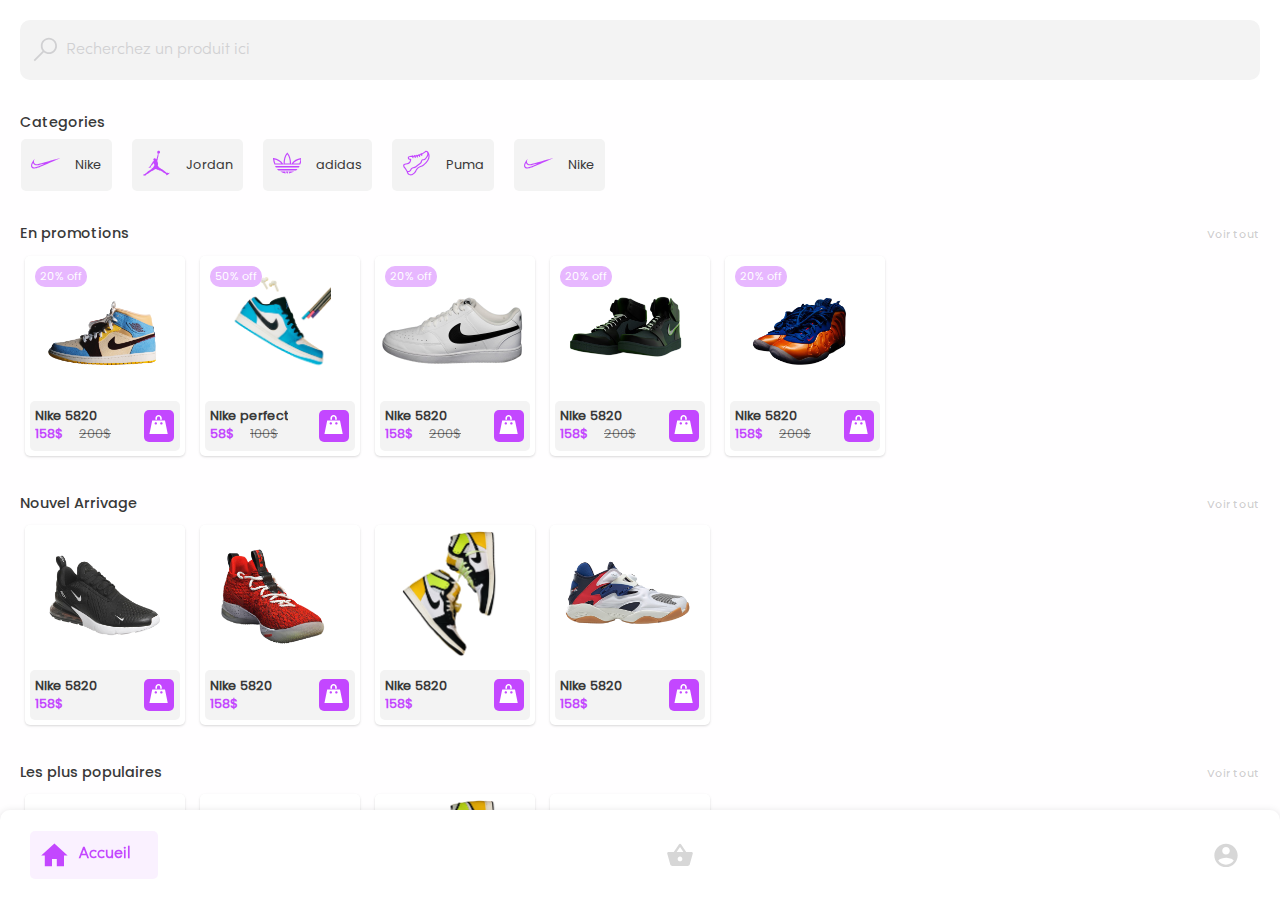
<file: index.html>
<!DOCTYPE html>
<html lang="fr">

<head>
    <meta charset="UTF-8">
    <meta name="viewport" content="width=device-width, initial-scale=1.0,user-scalable=no">
    <title>Accieul</title>
    <link rel="stylesheet" href="./css/main.css">
    <link rel="stylesheet" href="./css/index.css">
</head>

<body>
    <div class="container">
        <div class="container__app">
            <iframe src="./home-app.html" frameborder="0" class="app-views" allow="fullscreen">
            </iframe>
            <div class="app__footer">
                <button class="btn__item_tab btn__item__active first">
                    <svg xmlns="http://www.w3.org/2000/svg" viewBox="0 0 24 24">
                        <path d="M12 2.0996094L1 12L4 12L4 21L10 21L10 15L14 15L14 21L20 21L20 12L23 12L12 2.0996094 z" fill="#FFFFFF" />
                    </svg>
                    <span class="tab__text">
                        Accueil
                    </span>
                </button>
                <button class="btn__item_tab">
                    <svg xmlns="http://www.w3.org/2000/svg" viewBox="0 0 24 24">
                        <path d="M12 2 A 1.0001 1.0001 0 0 0 11.205078 2.4316406L6.6679688 9L2.0019531 9C1.3409531 9 0.86110938 9.628625 1.0371094 10.265625L3.5976562 19.53125C3.8366562 20.39825 4.6244375 21 5.5234375 21L18.476562 21C19.375563 21 20.164297 20.39825 20.404297 19.53125L22.964844 10.265625C23.139844 9.628625 22.659047 9 21.998047 9L17.337891 9L12.853516 2.4355469 A 1.0001 1.0001 0 0 0 12 2 z M 12.023438 4.765625L14.916016 9L9.0976562 9L12.023438 4.765625 z M 12 13C13.105 13 14 13.895 14 15C14 16.105 13.105 17 12 17C10.895 17 10 16.105 10 15C10 13.895 10.895 13 12 13 z" fill="#FFFFFF" />
                    </svg>
                    <span class="tab__text">
                        Panier
                    </span>
                </button>
                <button class="btn__item_tab last">
                    <svg xmlns="http://www.w3.org/2000/svg" viewBox="0 0 24 24">
                        <path d="M12,2C6.477,2,2,6.477,2,12c0,5.523,4.477,10,10,10s10-4.477,10-10C22,6.477,17.523,2,12,2z M12,4.75 c1.795,0,3.25,1.455,3.25,3.25s-1.455,3.25-3.25,3.25S8.75,9.795,8.75,8S10.205,4.75,12,4.75z M12,20 c-2.77,0-5.21-1.408-6.646-3.547C6.475,14.823,10.046,14,12,14s5.525,0.823,6.646,2.453C17.21,18.592,14.77,20,12,20z" fill="#FFFFFF" />
                    </svg>
                    <span class="tab__text">
                        Profil
                    </span>
                </button>


            </div>
        </div>
    </div>
    <script src="./js/tab-navigator.js"></script>
</body>

</html>
</file>
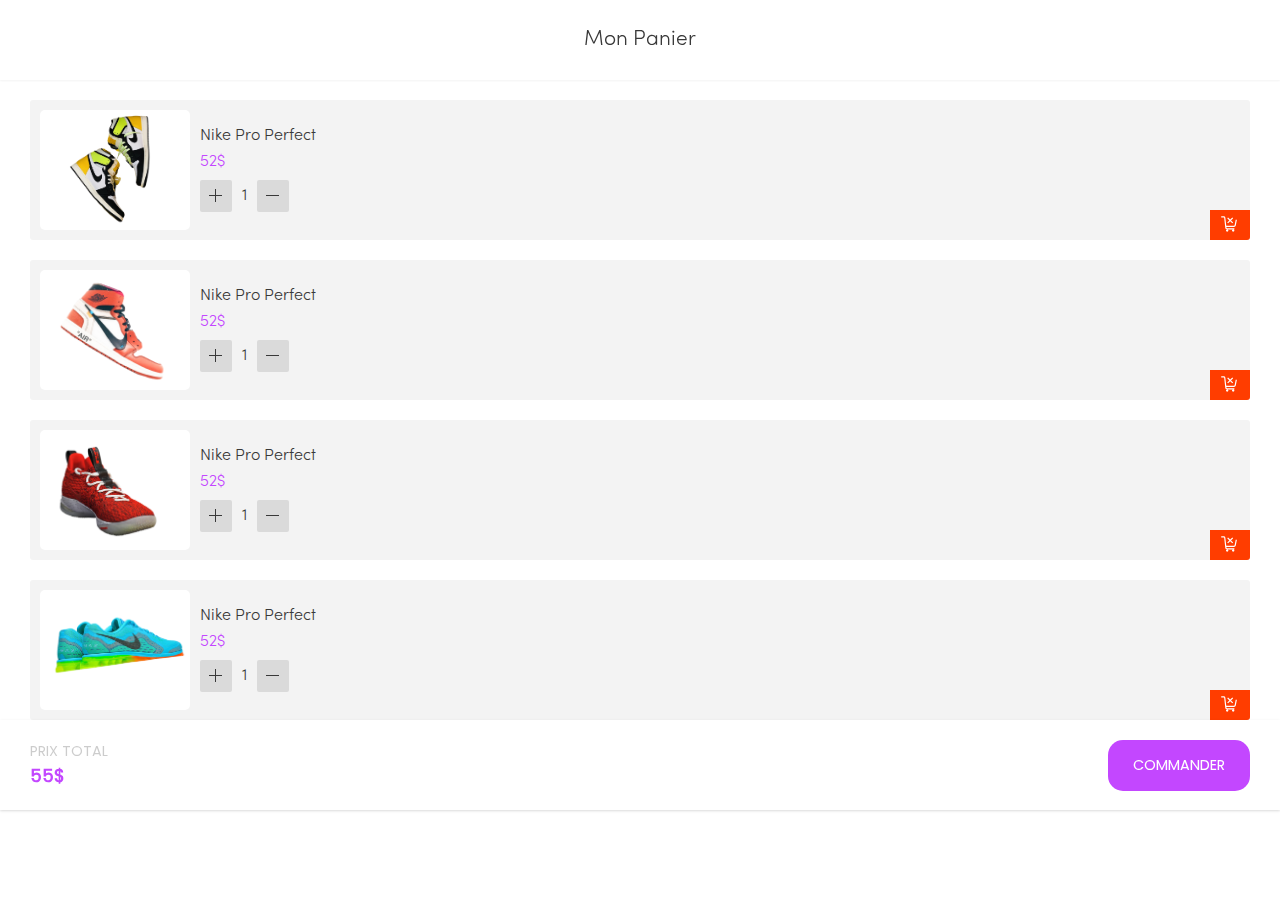
<file: cart.html>
<!DOCTYPE html>
<html lang="fr">
<head>
    <meta charset="UTF-8">
    <meta name="viewport" content="width=device-width, initial-scale=1.0,user-scalable=no">
    <title>Shoes e-commerce project</title>
    <link rel="stylesheet" href="./css/main.css">
    <link rel="stylesheet" href="./css/cart.css">
</head>

<body>
    <div class="container">
        <div class="header__container">
            Mon Panier
        </div>
        <div class="container__cart">
            <div class="cart__shoes ">
                <div class="shoes__image">
                    <img src="./images/shoes%20(15).png" alt="" class="shoes__img">
                </div>
                <div class="shoes__infos">
                    <span class="shoes__name">
                        Nike Pro Perfect
                    </span>
                    <span class="shoes__price">
                        52$
                    </span>
                    <div class="qt__control">
                        <button class="btn__add">
                            <svg xmlns="http://www.w3.org/2000/svg" viewBox="0 0 16 16">
                                <path d="M7 1L7 7L1 7L1 8L7 8L7 14L8 14L8 8L14 8L14 7L8 7L8 1Z" fill="#FFFFFF" />
                            </svg>
                        </button>
                        <span class="number__shoes">
                            1
                        </span>
                        <button class="btn__subtract">
                            <svg xmlns="http://www.w3.org/2000/svg" viewBox="0 0 16 16">
                                <path d="M1 7L1 8L14 8L14 7Z" fill="#FFFFFF" />
                            </svg>
                        </button>

                    </div>
                </div>
                <div class="btn__delete_cart">
                    <svg xmlns="http://www.w3.org/2000/svg" viewBox="0 0 16 16">
                        <path d="M1 1L1 2L3 2C3.214844 2 3.398438 2.140625 3.46875 2.34375L4.402344 10.671875C4.488281 11.429688 5.136719 12.003906 5.894531 12.003906C5.386719 12.058594 5 12.488281 5 13C5 13.550781 5.449219 14 6 14C6.550781 14 7 13.550781 7 13C7 12.488281 6.609375 12.058594 6.101563 12.003906L10.894531 12.003906C10.386719 12.058594 10 12.488281 10 13C10 13.550781 10.449219 14 11 14C11.550781 14 12 13.550781 12 13C12 12.488281 11.609375 12.058594 11.097656 12.003906L12 12.003906L12 11.003906L5.894531 11.003906C5.636719 11.003906 5.425781 10.820313 5.398438 10.5625L5.335938 10L11.679688 10C12.390625 10 13.011719 9.492188 13.152344 8.796875L14.109375 4L13 4L13 4.453125L12.171875 8.597656C12.121094 8.835938 11.921875 9 11.679688 9L5.21875 9L4.445313 2.101563L4.429688 2.054688C4.238281 1.429688 3.65625 1 3 1 Z M 6.734375 2.023438L6.023438 2.734375L7.792969 4.5L6.023438 6.265625L6.734375 6.976563L8.5 5.207031L10.265625 6.976563L10.972656 6.265625L9.207031 4.5L10.972656 2.734375L10.265625 2.023438L8.5 3.792969Z" fill="#FFFFFF" />
                    </svg>
                </div>
            </div>
            <div class="cart__shoes">
                <div class="shoes__image">
                    <img src="./images/shoes%20(16).png" alt="" class="shoes__img">
                </div>
                <div class="shoes__infos">
                    <span class="shoes__name">
                        Nike Pro Perfect
                    </span>
                    <span class="shoes__price">
                        52$
                    </span>
                    <div class="qt__control">
                        <button class="btn__add">
                            <svg xmlns="http://www.w3.org/2000/svg" viewBox="0 0 16 16">
                                <path d="M7 1L7 7L1 7L1 8L7 8L7 14L8 14L8 8L14 8L14 7L8 7L8 1Z" fill="#FFFFFF" />
                            </svg>
                        </button>
                        <span class="number__shoes">
                            1
                        </span>
                        <button class="btn__subtract">
                            <svg xmlns="http://www.w3.org/2000/svg" viewBox="0 0 16 16">
                                <path d="M1 7L1 8L14 8L14 7Z" fill="#FFFFFF" />
                            </svg>
                        </button>

                    </div>
                </div>
                <div class="btn__delete_cart ">
                    <svg xmlns="http://www.w3.org/2000/svg" viewBox="0 0 16 16">
                        <path d="M1 1L1 2L3 2C3.214844 2 3.398438 2.140625 3.46875 2.34375L4.402344 10.671875C4.488281 11.429688 5.136719 12.003906 5.894531 12.003906C5.386719 12.058594 5 12.488281 5 13C5 13.550781 5.449219 14 6 14C6.550781 14 7 13.550781 7 13C7 12.488281 6.609375 12.058594 6.101563 12.003906L10.894531 12.003906C10.386719 12.058594 10 12.488281 10 13C10 13.550781 10.449219 14 11 14C11.550781 14 12 13.550781 12 13C12 12.488281 11.609375 12.058594 11.097656 12.003906L12 12.003906L12 11.003906L5.894531 11.003906C5.636719 11.003906 5.425781 10.820313 5.398438 10.5625L5.335938 10L11.679688 10C12.390625 10 13.011719 9.492188 13.152344 8.796875L14.109375 4L13 4L13 4.453125L12.171875 8.597656C12.121094 8.835938 11.921875 9 11.679688 9L5.21875 9L4.445313 2.101563L4.429688 2.054688C4.238281 1.429688 3.65625 1 3 1 Z M 6.734375 2.023438L6.023438 2.734375L7.792969 4.5L6.023438 6.265625L6.734375 6.976563L8.5 5.207031L10.265625 6.976563L10.972656 6.265625L9.207031 4.5L10.972656 2.734375L10.265625 2.023438L8.5 3.792969Z" fill="#FFFFFF" />
                    </svg>
                </div>
            </div>

       <div class="cart__shoes">
                <div class="shoes__image">
                    <img src="./images/shoes%20(17).png" alt="" class="shoes__img">
                </div>
                <div class="shoes__infos">
                    <span class="shoes__name">
                        Nike Pro Perfect
                    </span>
                    <span class="shoes__price">
                        52$
                    </span>
                    <div class="qt__control">
                        <button class="btn__add">
                            <svg xmlns="http://www.w3.org/2000/svg" viewBox="0 0 16 16">
                                <path d="M7 1L7 7L1 7L1 8L7 8L7 14L8 14L8 8L14 8L14 7L8 7L8 1Z" fill="#FFFFFF" />
                            </svg>
                        </button>
                        <span class="number__shoes">
                            1
                        </span>
                        <button class="btn__subtract">
                            <svg xmlns="http://www.w3.org/2000/svg" viewBox="0 0 16 16">
                                <path d="M1 7L1 8L14 8L14 7Z" fill="#FFFFFF" />
                            </svg>
                        </button>

                    </div>
                </div>
                <div class="btn__delete_cart">
                    <svg xmlns="http://www.w3.org/2000/svg" viewBox="0 0 16 16">
                        <path d="M1 1L1 2L3 2C3.214844 2 3.398438 2.140625 3.46875 2.34375L4.402344 10.671875C4.488281 11.429688 5.136719 12.003906 5.894531 12.003906C5.386719 12.058594 5 12.488281 5 13C5 13.550781 5.449219 14 6 14C6.550781 14 7 13.550781 7 13C7 12.488281 6.609375 12.058594 6.101563 12.003906L10.894531 12.003906C10.386719 12.058594 10 12.488281 10 13C10 13.550781 10.449219 14 11 14C11.550781 14 12 13.550781 12 13C12 12.488281 11.609375 12.058594 11.097656 12.003906L12 12.003906L12 11.003906L5.894531 11.003906C5.636719 11.003906 5.425781 10.820313 5.398438 10.5625L5.335938 10L11.679688 10C12.390625 10 13.011719 9.492188 13.152344 8.796875L14.109375 4L13 4L13 4.453125L12.171875 8.597656C12.121094 8.835938 11.921875 9 11.679688 9L5.21875 9L4.445313 2.101563L4.429688 2.054688C4.238281 1.429688 3.65625 1 3 1 Z M 6.734375 2.023438L6.023438 2.734375L7.792969 4.5L6.023438 6.265625L6.734375 6.976563L8.5 5.207031L10.265625 6.976563L10.972656 6.265625L9.207031 4.5L10.972656 2.734375L10.265625 2.023438L8.5 3.792969Z" fill="#FFFFFF" />
                    </svg>
                </div>
            </div>

       <div class="cart__shoes">
                <div class="shoes__image">
                    <img src="./images/shoes%20(18).png" alt="" class="shoes__img">
                </div>
                <div class="shoes__infos">
                    <span class="shoes__name">
                        Nike Pro Perfect
                    </span>
                    <span class="shoes__price">
                        52$
                    </span>
                    <div class="qt__control">
                        <button class="btn__add">
                            <svg xmlns="http://www.w3.org/2000/svg" viewBox="0 0 16 16">
                                <path d="M7 1L7 7L1 7L1 8L7 8L7 14L8 14L8 8L14 8L14 7L8 7L8 1Z" fill="#FFFFFF" />
                            </svg>
                        </button>
                        <span class="number__shoes">
                            1
                        </span>
                        <button class="btn__subtract">
                            <svg xmlns="http://www.w3.org/2000/svg" viewBox="0 0 16 16">
                                <path d="M1 7L1 8L14 8L14 7Z" fill="#FFFFFF" />
                            </svg>
                        </button>

                    </div>
                </div>
                <div class="btn__delete_cart">
                    <svg xmlns="http://www.w3.org/2000/svg" viewBox="0 0 16 16">
                        <path d="M1 1L1 2L3 2C3.214844 2 3.398438 2.140625 3.46875 2.34375L4.402344 10.671875C4.488281 11.429688 5.136719 12.003906 5.894531 12.003906C5.386719 12.058594 5 12.488281 5 13C5 13.550781 5.449219 14 6 14C6.550781 14 7 13.550781 7 13C7 12.488281 6.609375 12.058594 6.101563 12.003906L10.894531 12.003906C10.386719 12.058594 10 12.488281 10 13C10 13.550781 10.449219 14 11 14C11.550781 14 12 13.550781 12 13C12 12.488281 11.609375 12.058594 11.097656 12.003906L12 12.003906L12 11.003906L5.894531 11.003906C5.636719 11.003906 5.425781 10.820313 5.398438 10.5625L5.335938 10L11.679688 10C12.390625 10 13.011719 9.492188 13.152344 8.796875L14.109375 4L13 4L13 4.453125L12.171875 8.597656C12.121094 8.835938 11.921875 9 11.679688 9L5.21875 9L4.445313 2.101563L4.429688 2.054688C4.238281 1.429688 3.65625 1 3 1 Z M 6.734375 2.023438L6.023438 2.734375L7.792969 4.5L6.023438 6.265625L6.734375 6.976563L8.5 5.207031L10.265625 6.976563L10.972656 6.265625L9.207031 4.5L10.972656 2.734375L10.265625 2.023438L8.5 3.792969Z" fill="#FFFFFF" />
                    </svg>
                </div>
            </div>

        </div>
        <div class="page__footer">
            <div class="price__total">
                <span class="text-h">PRIX TOTAL</span>
                <span class="price">55$</span>
            </div>
            <button class="btn btn-checkout btn-round">COMMANDER</button>
            
        </div>

    </div>
       <script src="./js/cart.js"></script>
</body></html>
</file>
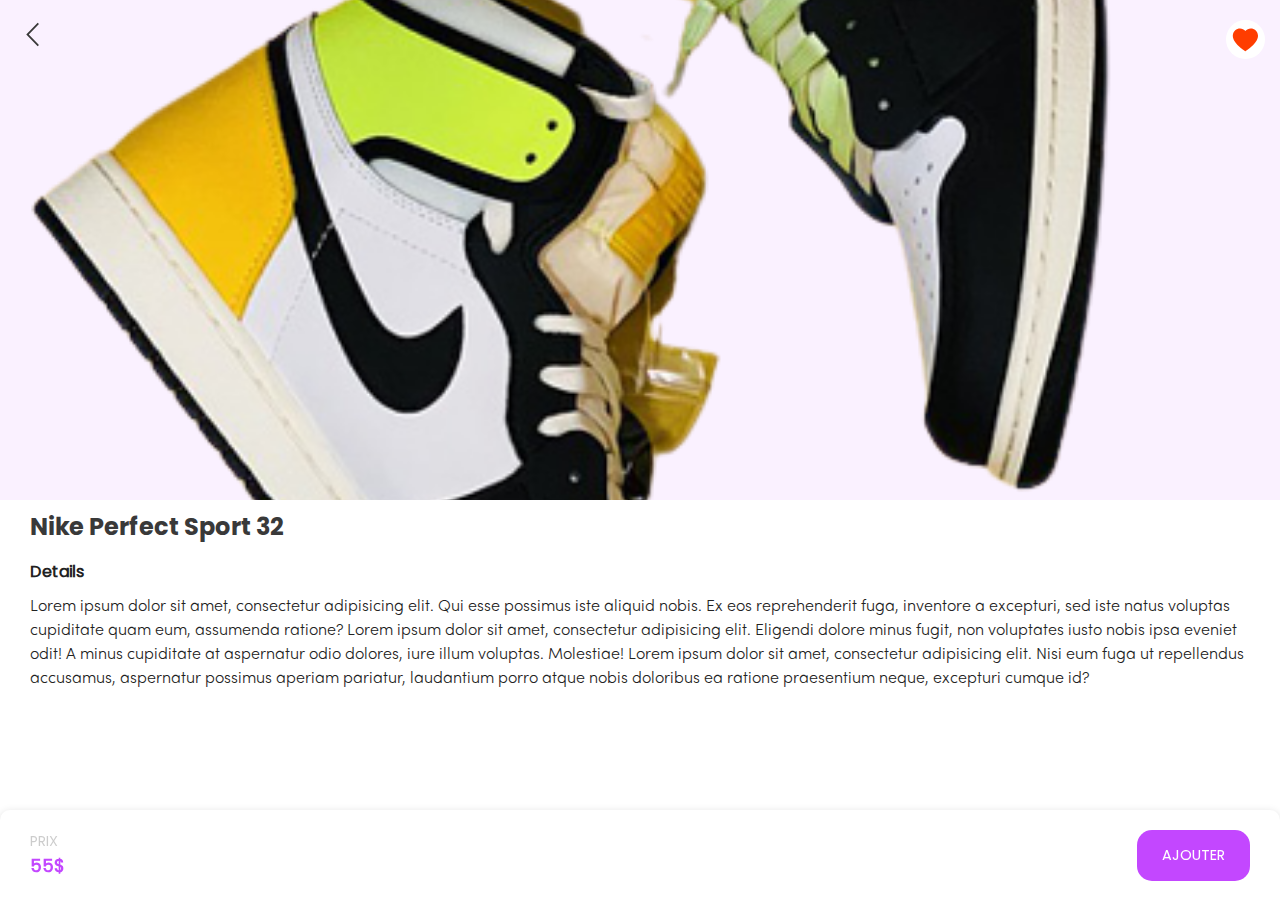
<file: detail.html>
<!DOCTYPE html>
<html lang="fr">
<head>
    <meta charset="UTF-8">
    <title>Detail shoes</title>
    <meta charset="UTF-8">
    <meta name="viewport" content="width=device-width, initial-scale=1.0,user-scalable=no">
    <title>Accieul</title>
    <link rel="stylesheet" href="./css/main.css">
    <link rel="stylesheet" href="./css/detail.css">
</head>

<body>
    <div class="container">
        <div class="container__shoes_details">
            <div class="image__shoes ">
                <img src="./images/shoes%20(15).png" alt="">
                <div class="control-window">
                    <button class="btn-back">
                        <svg xmlns="http://www.w3.org/2000/svg" viewBox="0 0 16 16">
                            <path d="M9.265625 1.023438L2.925781 7.5L9.265625 13.972656L9.984375 13.277344L4.324219 7.5L9.984375 1.726563Z" fill="#FFFFFF" />
                        </svg>
                    </button>
                    <button class="btn-favorite">
                        <svg xmlns="http://www.w3.org/2000/svg" viewBox="0 0 16 16">
                            <path d="M8 14.585938L7.738281 14.425781C7.464844 14.257813 1 10.265625 1 6C1 5.808594 1.019531 5.628906 1.054688 5.457031C1.296875 3.507813 2.996094 2 5 2C6.167969 2 7.246094 2.503906 8 3.371094C8.753906 2.503906 9.832031 2 11 2C13 2 14.691406 3.496094 14.949219 5.488281C14.984375 5.648438 15 5.816406 15 6C15 10.265625 8.535156 14.257813 8.261719 14.425781Z" fill="#FFFFFF" />
                        </svg>
                    </button>
                </div>
            </div>
            <div class="details">
                <span class="shoes__name">Nike Perfect Sport 32</span>
                <div class="description__shoes">
                    <span>Details</span>
                    <p class="text__details_shoes">
                        Lorem ipsum dolor sit amet, consectetur adipisicing elit. Qui esse possimus iste aliquid nobis. Ex eos reprehenderit fuga, inventore a excepturi, sed iste natus voluptas cupiditate quam eum, assumenda ratione?
                        Lorem ipsum dolor sit amet, consectetur adipisicing elit. Eligendi dolore minus fugit, non voluptates iusto nobis ipsa eveniet odit! A minus cupiditate at aspernatur odio dolores, iure illum voluptas. Molestiae!
                        Lorem ipsum dolor sit amet, consectetur adipisicing elit. Nisi eum fuga ut repellendus accusamus, aspernatur possimus aperiam pariatur, laudantium porro atque nobis doloribus ea ratione praesentium neque, excepturi cumque id?
                    </p>
                </div>

            </div>
        </div>
        <div class="footer__cart">
            <div class="price__shoes">
                <span class="text-h">PRIX</span>
                <span class="price">55$</span>
            </div>
            <button class="btn btn-round">AJOUTER</button>
        </div>
    </div>
    <script src="./js/detail-shoes.js"></script>
</body></html>
</file>
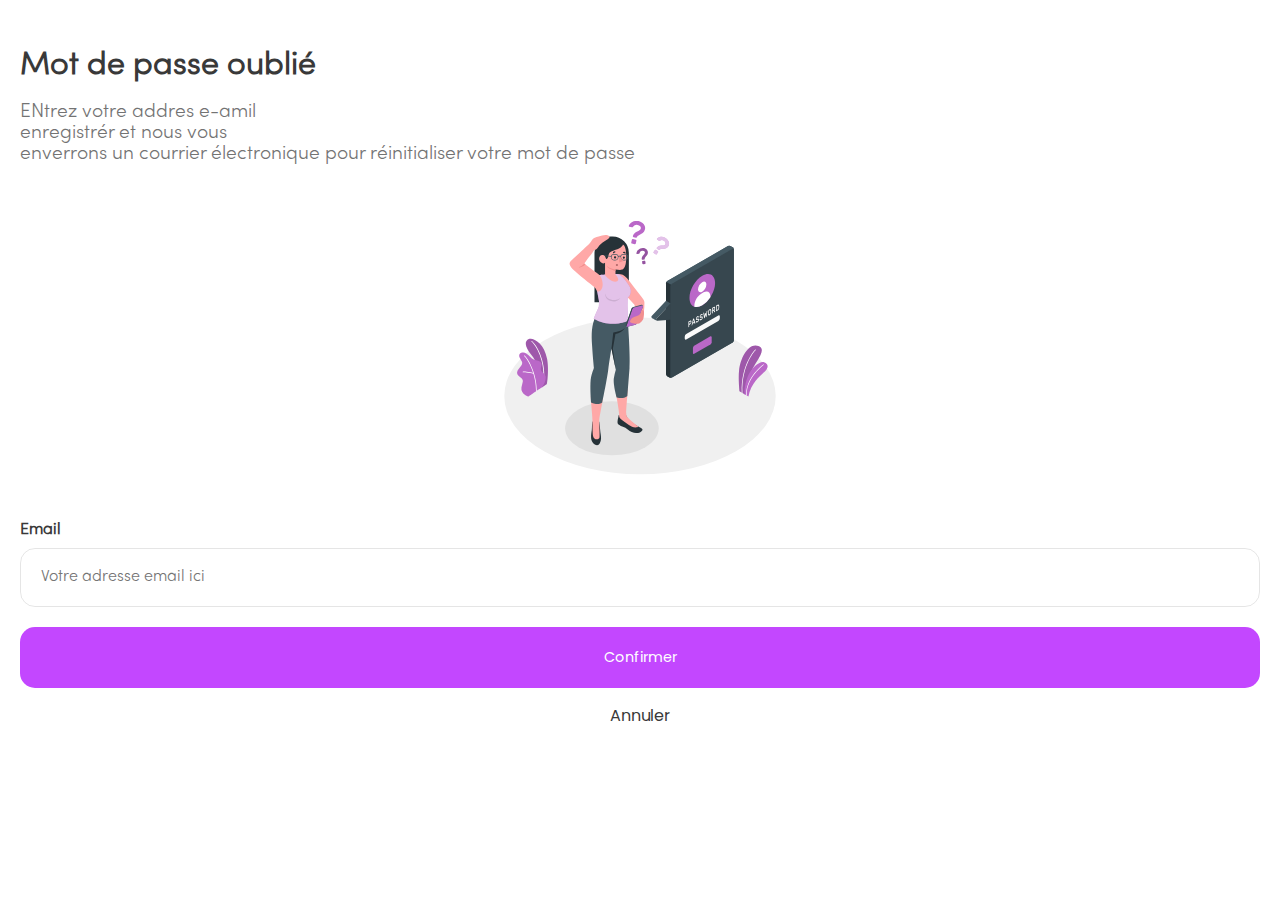
<file: forgot.html>
<!DOCTYPE html>
<html lang="fr">

<head>
    <meta charset="UTF-8">
    <meta name="viewport" content="width=device-width, initial-scale=1.0,user-scalable=no">
    <title>Mot de passe oublier</title>
    <link rel="stylesheet" href="./css/main.css">
    <link rel="stylesheet" href="./css/pagelogin.css">
</head>

<body>
    <div class="view__container login__page">
        <div class="header__page">
            <h1>Mot de passe oublié</h1>
            <p>ENtrez votre addres e-amil <br> enregistrér et nous vous <br> enverrons un courrier électronique pour réinitialiser votre mot de passe</p>
        </div>
        <div class="page__illustration">
            <svg xmlns="http://www.w3.org/2000/svg" viewBox="0 0 500 500">
                <g id="freepik--Floor--inject-33">
                    <ellipse id="freepik--floor--inject-33" cx="250" cy="341.91" rx="235.59" ry="136.02" style="fill:#f0f0f0"></ellipse>
                </g>
                <g id="freepik--Shadow--inject-33">
                    <ellipse id="freepik--shadow--inject-33" cx="201.25" cy="398.08" rx="81.24" ry="46.9" style="fill:#e0e0e0"></ellipse>
                </g>
                <g id="freepik--Plants--inject-33">
                    <g id="freepik--plants--inject-33">
                        <path d="M432.28,339.4l-9.53-5.5s-2.33-20.4-.78-36.2c2.18-22.2,16.52-48.92,33.62-42.64s-7.84,28.88-13.39,47.71S432.28,339.4,432.28,339.4Z" style="fill:#BA68C8"></path>
                        <path d="M432.28,339.4l-9.53-5.5s-2.33-20.4-.78-36.2c2.18-22.2,16.52-48.92,33.62-42.64s-7.84,28.88-13.39,47.71S432.28,339.4,432.28,339.4Z" style="opacity:0.15"></path>
                        <path d="M427.27,337.09h0a.58.58,0,0,0,.55-.6c-1.67-49.33,22.89-74.15,23.13-74.39a.58.58,0,0,0,0-.82.57.57,0,0,0-.81,0c-.26.24-25.17,25.42-23.48,75.25A.58.58,0,0,0,427.27,337.09Z" style="fill:#fff"></path>
                        <path d="M438.27,342.83l-6.78-3.91s-1.16-14,5.71-31c6-14.8,20.8-27.09,28.26-24.51s7.27,7.87,3.63,13.42S443.34,315.59,438.27,342.83Z" style="fill:#BA68C8"></path>
                        <path d="M434.69,341.35h0a.59.59,0,0,0,.58-.58c-.14-31.2,29.15-52.28,29.45-52.49a.56.56,0,0,0,.13-.8.58.58,0,0,0-.8-.14c-.3.21-30.07,21.65-29.94,53.43A.58.58,0,0,0,434.69,341.35Z" style="fill:#fff"></path>
                    </g>
                    <g id="freepik--plants--inject-33">
                        <path d="M79.66,327.15l8.8-5.94s3.87-23,.27-43.29C83.67,249.46,64,240,57,243s-8.5,11.47,4.57,27.71C69.32,280.26,79.39,300.65,79.66,327.15Z" style="fill:#BA68C8"></path>
                        <g style="opacity:0.15">
                            <path d="M79.66,327.15l8.8-5.94s3.87-23,.27-43.29C83.67,249.46,64,240,57,243s-8.5,11.47,4.57,27.71C69.32,280.26,79.39,300.65,79.66,327.15Z"></path>
                        </g>
                        <path d="M82.68,315.75h-.09A.64.64,0,0,1,82,315c3.18-26.79-8.13-55.87-20.44-67.44a.64.64,0,0,1,0-.9.63.63,0,0,1,.9,0C75,258.44,86.52,288,83.3,315.18A.65.65,0,0,1,82.68,315.75Z" style="fill:#fff"></path>
                        <path d="M56.62,342.69c-1.4.84-5.48-2.19-6.61-2.92a13.44,13.44,0,0,1-4.58-5.06,12.64,12.64,0,0,1-1.27-7.56,29.89,29.89,0,0,1,.89-4c.35-1.31.7-2.62,1-3.94a9.75,9.75,0,0,0,.5-4c-.39-2.67-2.8-4.5-5-6.07-2.42-1.75-5-4.06-5-7.28A11.32,11.32,0,0,1,39.3,295c1.5-2,3.3-3.74,4.65-5.83a8,8,0,0,0,1.53-5,8.32,8.32,0,0,0-1.16-3.11c-1.18-2.08-2.71-4-3.54-6.21s-.77-5.05,1-6.7c1.41-1.35,3.56-1.57,5.51-1.48a12.63,12.63,0,0,1,5.2,1.71c5.17,2.75,8.21,8.75,13.68,10.84,2.11.8,4.41.94,6.6,1.48s4.45,1.61,5.5,3.6c2.07,3.95-1.54,8.93-.06,13.12,1.32,3.72,5,5.08,7.08,8.41a8,8,0,0,1,1,4.88A23.35,23.35,0,0,1,84.4,319,73,73,0,0,1,80,326.9S56.83,342.56,56.62,342.69Z" style="fill:#BA68C8"></path>
                        <path d="M70.14,334.4h0a.64.64,0,0,1-.63-.65c.56-25.32-11.9-53-20.72-61a.64.64,0,0,1-.05-.9.63.63,0,0,1,.9,0c9,8.1,21.71,36.26,21.14,61.93A.63.63,0,0,1,70.14,334.4Z" style="fill:#fff"></path>
                        <path d="M65.47,303.55a.37.37,0,0,1-.18,0c-8.18-2.36-18.32-2.6-18.42-2.61a.63.63,0,0,1-.62-.65.61.61,0,0,1,.65-.62c.1,0,10.4.25,18.74,2.65a.64.64,0,0,1,.43.79A.62.62,0,0,1,65.47,303.55Z" style="fill:#fff"></path>
                    </g>
                </g>
                <g id="freepik--speech-bubble--inject-33">
                    <g id="freepik--speach-bubble--inject-33">
                        <path d="M301.16,309.74l-3.79-2.19a4.78,4.78,0,0,1-2.17-3.75V146.28a4.8,4.8,0,0,1,2.16-3.75L402.71,81.71a4.79,4.79,0,0,1,4.33,0l3.79,2.19A4.78,4.78,0,0,1,413,87.65V245.17a4.8,4.8,0,0,1-2.16,3.75L305.49,309.75A4.76,4.76,0,0,1,301.16,309.74Z" style="fill:#455a64"></path>
                        <path d="M413,87.3c-.15-1.12-1.06-1.53-2.15-.9L305.49,147.23a4.48,4.48,0,0,0-1.53,1.61l-8.13-4.69a4.43,4.43,0,0,1,1.53-1.62L402.71,81.71a4.79,4.79,0,0,1,4.33,0l3.79,2.19A4.83,4.83,0,0,1,413,87.3Z" style="fill:#455a64"></path>
                        <path d="M305.12,309.92a4.83,4.83,0,0,1-4-.17l-3.8-2.2a4.8,4.8,0,0,1-2.16-3.75V146.28a4.43,4.43,0,0,1,.63-2.13l8.13,4.69a4.37,4.37,0,0,0-.64,2.14V308.5C303.32,309.74,304.1,310.31,305.12,309.92Z" style="fill:#263238"></path>
                        <path d="M303.32,151V308.5c0,1.38,1,1.94,2.17,1.25l105.35-60.83a4.8,4.8,0,0,0,2.16-3.75V87.65c0-1.38-1-1.94-2.16-1.25L305.49,147.23A4.78,4.78,0,0,0,303.32,151Z" style="fill:#37474f"></path>
                        <path d="M278.72,211c-1.36-.81-7.67-4.4-8-4.59a2,2,0,0,1-.43-3.09l24.91-26.72,8.12,4.66L278.42,208A2,2,0,0,0,278.72,211Z" style="fill:#455a64"></path>
                        <path d="M303.32,181.29,278.42,208a2,2,0,0,0,1.63,3.36l23.27-1.92Z" style="fill:#37474f"></path>
                        <path d="M358.16,133.2c12.28-7.09,22.23-1.34,22.23,12.84s-9.95,31.41-22.23,38.5-22.23,1.34-22.23-12.83S345.88,140.29,358.16,133.2Z" style="fill:#BA68C8"></path>
                        <path d="M358,144.36c4-2.3,7.21-.44,7.21,4.16A15.93,15.93,0,0,1,358,161c-4,2.3-7.22.44-7.22-4.16A15.93,15.93,0,0,1,358,144.36Z" style="fill:#fff"></path>
                        <path d="M372.22,168.88c0-7.55-5.31-10.62-11.85-6.84l-4.09,2.36c-6.54,3.78-11.85,13-11.85,20.53V187a12.43,12.43,0,0,0,3.82.59,20.14,20.14,0,0,0,9.91-3,43.81,43.81,0,0,0,14.06-13.9Z" style="fill:#fff"></path>
                        <path d="M344.08,254.73l28.16-16.26c1.2-.69,2.17-.13,2.17,1.25v9.07a4.78,4.78,0,0,1-2.17,3.75L344.08,268.8c-1.2.69-2.17.13-2.17-1.25v-9.07A4.78,4.78,0,0,1,344.08,254.73Z" style="fill:#BA68C8"></path>
                        <path d="M330.29,234.47,386,202.29c1.43-.83,2.6-.16,2.6,1.5v3.37a5.74,5.74,0,0,1-2.6,4.5l-55.74,32.18c-1.43.83-2.59.16-2.59-1.5V239A5.73,5.73,0,0,1,330.29,234.47Z" style="fill:#fafafa"></path>
                        <path d="M336.81,211.18c.76-.44,1.35-.51,1.77-.2s.63,1,.63,2.06a5.92,5.92,0,0,1-.63,2.79,4.42,4.42,0,0,1-1.77,1.86l-1.5.87v3.23a.76.76,0,0,1-.08.32.46.46,0,0,1-.18.22l-.76.44a.15.15,0,0,1-.18,0,.33.33,0,0,1-.07-.24v-9.35a.74.74,0,0,1,.07-.32.51.51,0,0,1,.18-.22Zm-1.5,5.57,1.45-.84a2.42,2.42,0,0,0,.86-.82,2.48,2.48,0,0,0,.32-1.32c0-.54-.11-.85-.32-.94a1,1,0,0,0-.86.19l-1.45.84Z" style="fill:#fafafa"></path>
                        <path d="M343.4,207.37c.1-.06.18-.06.23,0a.78.78,0,0,1,.13.3l2.31,7.82s0,.06,0,.09a.72.72,0,0,1-.08.32.46.46,0,0,1-.18.22l-.68.39c-.12.07-.21.08-.26,0a.4.4,0,0,1-.1-.18l-.41-1.37-3,1.72-.4,1.84a1.83,1.83,0,0,1-.11.29.54.54,0,0,1-.26.28l-.68.39a.14.14,0,0,1-.18,0,.32.32,0,0,1-.07-.23.37.37,0,0,1,0-.11l2.3-10.48a2.27,2.27,0,0,1,.13-.45.56.56,0,0,1,.23-.25Zm.52,6.06-1-3.53-1,4.72Z" style="fill:#fafafa"></path>
                        <path d="M349.57,203.66a2.45,2.45,0,0,1,1.11-.37,1.34,1.34,0,0,1,.8.18,1.29,1.29,0,0,1,.49.59,2.11,2.11,0,0,1,.18.78.6.6,0,0,1-.07.32.46.46,0,0,1-.18.22l-.66.38c-.11.06-.19.07-.24,0a.47.47,0,0,1-.15-.16.73.73,0,0,0-.42-.39,1.16,1.16,0,0,0-.86.22,3.73,3.73,0,0,0-.46.35,2.44,2.44,0,0,0-.39.46,2.53,2.53,0,0,0-.26.52,1.7,1.7,0,0,0-.09.54,1,1,0,0,0,.09.49.38.38,0,0,0,.3.19,1.64,1.64,0,0,0,.56,0l.87-.19a3,3,0,0,1,1-.12,1.12,1.12,0,0,1,.67.22,1.19,1.19,0,0,1,.38.59,3.08,3.08,0,0,1,.13,1,4.73,4.73,0,0,1-.19,1.32,5.35,5.35,0,0,1-.53,1.26,6.08,6.08,0,0,1-.86,1.12,5.15,5.15,0,0,1-1.14.89,3.08,3.08,0,0,1-1,.39,1.61,1.61,0,0,1-.86-.07,1.3,1.3,0,0,1-.59-.55,2.24,2.24,0,0,1-.26-1,.78.78,0,0,1,.07-.33.56.56,0,0,1,.19-.21l.66-.38c.1-.06.18-.08.24-.05s.1.08.14.17a1.35,1.35,0,0,0,.16.29.53.53,0,0,0,.25.19.89.89,0,0,0,.4,0,2,2,0,0,0,.6-.25,3.87,3.87,0,0,0,.55-.38,2.68,2.68,0,0,0,.78-1,1.68,1.68,0,0,0,.12-.63.58.58,0,0,0-.13-.44.5.5,0,0,0-.4-.12,2.8,2.8,0,0,0-.67.11c-.26.06-.56.13-.91.19a2.4,2.4,0,0,1-.82.06.94.94,0,0,1-.58-.25,1.28,1.28,0,0,1-.35-.62,4.3,4.3,0,0,1-.11-1.06,4.5,4.5,0,0,1,.19-1.3,5.24,5.24,0,0,1,.52-1.24,5.54,5.54,0,0,1,.78-1.07A4.53,4.53,0,0,1,349.57,203.66Z" style="fill:#fafafa"></path>
                        <path d="M356.14,199.88a2.37,2.37,0,0,1,1.11-.38,1.36,1.36,0,0,1,.8.18,1.34,1.34,0,0,1,.48.59,2.11,2.11,0,0,1,.18.78.52.52,0,0,1-.07.32.46.46,0,0,1-.18.22l-.66.38c-.1.06-.18.08-.24,0a.35.35,0,0,1-.14-.17.8.8,0,0,0-.43-.38,1.13,1.13,0,0,0-.85.22,3.19,3.19,0,0,0-.47.35,2.39,2.39,0,0,0-.38.46,2.11,2.11,0,0,0-.26.52,1.71,1.71,0,0,0-.1.54,1,1,0,0,0,.09.49.38.38,0,0,0,.3.19,1.63,1.63,0,0,0,.56,0l.87-.19a3.32,3.32,0,0,1,1-.12,1.1,1.1,0,0,1,.67.22,1.28,1.28,0,0,1,.39.59,3.48,3.48,0,0,1,.12,1,4.73,4.73,0,0,1-.19,1.32,5.35,5.35,0,0,1-.53,1.26,6,6,0,0,1-.86,1.13,5.63,5.63,0,0,1-1.13.88,3.12,3.12,0,0,1-1,.39,1.59,1.59,0,0,1-.85-.07,1.27,1.27,0,0,1-.6-.55,2.12,2.12,0,0,1-.25-1,.52.52,0,0,1,.07-.32.46.46,0,0,1,.18-.22l.66-.38c.1-.06.19-.08.24-.05a.25.25,0,0,1,.14.17,2,2,0,0,0,.16.29.55.55,0,0,0,.26.19.89.89,0,0,0,.4,0,2,2,0,0,0,.6-.25,4.45,4.45,0,0,0,.54-.38,2.32,2.32,0,0,0,.46-.48,2.61,2.61,0,0,0,.32-.56,1.68,1.68,0,0,0,.12-.63.58.58,0,0,0-.13-.44.5.5,0,0,0-.4-.12,3.22,3.22,0,0,0-.66.11c-.26.06-.57.13-.91.19a2.46,2.46,0,0,1-.83.06.91.91,0,0,1-.58-.25,1.27,1.27,0,0,1-.34-.62,3.79,3.79,0,0,1-.12-1.05,4.88,4.88,0,0,1,.19-1.31,5.69,5.69,0,0,1,.52-1.24,5.19,5.19,0,0,1,.79-1.07A4,4,0,0,1,356.14,199.88Z" style="fill:#fafafa"></path>
                        <path d="M363.43,201.13l-.81,4.79a1.93,1.93,0,0,1-.12.42.51.51,0,0,1-.21.26l-.76.44c-.1.06-.17.06-.22,0a.49.49,0,0,1-.11-.29L360,198.3s0-.08,0-.11a.76.76,0,0,1,.08-.32.51.51,0,0,1,.18-.22l.69-.4a.24.24,0,0,1,.18,0q.09,0,.12.24l.79,5.69.69-4.27a1.4,1.4,0,0,1,.09-.31.53.53,0,0,1,.24-.3l.77-.45c.11-.06.19-.05.24,0a.6.6,0,0,1,.09.21l.7,3.47.79-6.6a.9.9,0,0,1,.11-.37.66.66,0,0,1,.18-.19l.69-.4a.15.15,0,0,1,.18,0,.33.33,0,0,1,.08.24.62.62,0,0,1,0,.12l-1.2,9.83a1.85,1.85,0,0,1-.11.42.58.58,0,0,1-.22.26l-.77.44c-.09.05-.16.05-.21,0a1.41,1.41,0,0,1-.12-.29Z" style="fill:#fafafa"></path>
                        <path d="M368.11,196.89a10.32,10.32,0,0,1,.2-1.65,7.16,7.16,0,0,1,.52-1.54,6,6,0,0,1,.84-1.33,4.52,4.52,0,0,1,1.21-1,2.27,2.27,0,0,1,1.19-.39,1.24,1.24,0,0,1,.85.35,2.32,2.32,0,0,1,.51.95,5.67,5.67,0,0,1,.21,1.41c0,.18,0,.38,0,.6s0,.45,0,.69,0,.47,0,.69,0,.43,0,.62a10.07,10.07,0,0,1-.2,1.64,7.73,7.73,0,0,1-.51,1.54,6.39,6.39,0,0,1-.85,1.33,4.73,4.73,0,0,1-1.2,1,2.38,2.38,0,0,1-1.21.39,1.15,1.15,0,0,1-.84-.34,2.11,2.11,0,0,1-.52-1,6.38,6.38,0,0,1-.2-1.41c0-.18,0-.38,0-.6s0-.45,0-.69,0-.46,0-.69S368.1,197.07,368.11,196.89Zm4.26-2.39a1.82,1.82,0,0,0-.44-1.36c-.26-.23-.62-.22-1.05,0a2.62,2.62,0,0,0-1.06,1.18,4.37,4.37,0,0,0-.44,1.87c0,.37,0,.78,0,1.23s0,.85,0,1.21a1.82,1.82,0,0,0,.44,1.36c.26.22.62.2,1.06-.05a2.68,2.68,0,0,0,1.05-1.17,4.32,4.32,0,0,0,.44-1.86c0-.38,0-.79,0-1.24S372.38,194.86,372.37,194.5Z" style="fill:#fafafa"></path>
                        <path d="M378,187.38c.79-.45,1.38-.52,1.79-.19a2.45,2.45,0,0,1,.61,2,6.13,6.13,0,0,1-.31,2,5,5,0,0,1-.93,1.64l1.3,2.83a.78.78,0,0,1,0,.14.58.58,0,0,1-.06.26.39.39,0,0,1-.14.18l-.8.46c-.13.07-.22.08-.28,0a.68.68,0,0,1-.13-.18l-1.23-2.67-1.25.72v3.38a.74.74,0,0,1-.07.32.59.59,0,0,1-.18.22l-.76.44a.14.14,0,0,1-.18,0,.3.3,0,0,1-.08-.23v-9.35a.76.76,0,0,1,.08-.32.46.46,0,0,1,.18-.22Zm-1.41,5.38L378,192a2.52,2.52,0,0,0,.86-.79,2.26,2.26,0,0,0,.32-1.28c0-.54-.11-.84-.32-.9a1.18,1.18,0,0,0-.86.22l-1.36.78Z" style="fill:#fafafa"></path>
                        <path d="M384.7,183.53a2.65,2.65,0,0,1,1.21-.42,1.2,1.2,0,0,1,.85.31,2.1,2.1,0,0,1,.53,1,6.36,6.36,0,0,1,.22,1.52c0,.7,0,1.42,0,2.15a10,10,0,0,1-.22,1.77,7.42,7.42,0,0,1-.52,1.57,5.9,5.9,0,0,1-.84,1.28,4.6,4.6,0,0,1-1.18,1L382.38,195a.14.14,0,0,1-.18,0,.29.29,0,0,1-.08-.23v-9.35a.76.76,0,0,1,.08-.32.46.46,0,0,1,.18-.22Zm1.54,3.11a3.06,3.06,0,0,0-.12-.8,1.09,1.09,0,0,0-.29-.52.65.65,0,0,0-.48-.19,1.42,1.42,0,0,0-.7.24l-1.26.72v6.52l1.31-.75a2.6,2.6,0,0,0,.67-.56,3.43,3.43,0,0,0,.47-.72,4.12,4.12,0,0,0,.28-.86,5,5,0,0,0,.12-.94C386.27,188.05,386.27,187.34,386.24,186.64Z" style="fill:#fafafa"></path>
                    </g>
                </g>
                <g id="freepik--question-marks--inject-33">
                    <g id="freepik--question-marks--inject-33">
                        <path d="M247.38,38.39a18.76,18.76,0,0,1,4.94,1.86,14.19,14.19,0,0,1,3.93,3.12,11.26,11.26,0,0,1,2.32,4.2,10,10,0,0,1,.1,5.09,10.36,10.36,0,0,1-1.55,3.72,12.65,12.65,0,0,1-2.44,2.56,19.45,19.45,0,0,1-2.91,1.87l-2.88,1.53a15.76,15.76,0,0,0-2.46,1.59A4.72,4.72,0,0,0,244.89,66a2.2,2.2,0,0,1-.73.94,1.28,1.28,0,0,1-1.1.23l-4.24-.94a1.57,1.57,0,0,1-1-.69,1.29,1.29,0,0,1-.19-1.15,10.12,10.12,0,0,1,1.77-3.62A14.12,14.12,0,0,1,242,58.24a20.91,20.91,0,0,1,3-1.83c1-.51,2-1,2.87-1.49a13,13,0,0,0,2.27-1.55,3.61,3.61,0,0,0,1.21-2,4.32,4.32,0,0,0-1-3.88,7.75,7.75,0,0,0-4.44-2.41q-4.74-1.05-8,3.19a3.07,3.07,0,0,1-.78.79,1.47,1.47,0,0,1-1.11.08l-4.51-1a1.24,1.24,0,0,1-.79-.52,1.22,1.22,0,0,1-.17-1,8.94,8.94,0,0,1,2.08-3.72,13.93,13.93,0,0,1,3.89-3,16.81,16.81,0,0,1,5.11-1.7A14.9,14.9,0,0,1,247.38,38.39Zm-4.79,32.18a1.56,1.56,0,0,1,1.17,1.84l-1.08,4.9a1.48,1.48,0,0,1-.68,1,1.46,1.46,0,0,1-1.16.22L236,77.42a1.45,1.45,0,0,1-1-.68,1.49,1.49,0,0,1-.21-1.16l1.09-4.9a1.57,1.57,0,0,1,1.84-1.18Z" style="fill:#BA68C8"></path>
                        <path d="M252.72,85.3a13.06,13.06,0,0,1,3.64-.07,10,10,0,0,1,3.32,1,8,8,0,0,1,2.56,2.1,7.57,7.57,0,0,1,1.32,6,8.37,8.37,0,0,1-.91,2.27,12.63,12.63,0,0,1-1.38,1.94c-.51.6-1,1.17-1.45,1.72a10.86,10.86,0,0,0-1.17,1.65,3.09,3.09,0,0,0-.46,1.71,1.69,1.69,0,0,1-.23.8.94.94,0,0,1-.65.42l-3,.48a1.07,1.07,0,0,1-.81-.18.88.88,0,0,1-.41-.69,6.81,6.81,0,0,1,.2-2.78,9.81,9.81,0,0,1,1-2.28,13.27,13.27,0,0,1,1.44-1.93c.53-.6,1-1.16,1.46-1.7a8.51,8.51,0,0,0,1.06-1.57,2.51,2.51,0,0,0,.27-1.58,3,3,0,0,0-1.65-2.23,5.39,5.39,0,0,0-3.46-.42,5.18,5.18,0,0,0-4.33,4.11,2.26,2.26,0,0,1-.3.71,1.06,1.06,0,0,1-.68.33l-3.16.51a.86.86,0,0,1-.64-.13.82.82,0,0,1-.35-.58A6,6,0,0,1,244.4,92a9.59,9.59,0,0,1,1.72-2.92,11.76,11.76,0,0,1,2.84-2.4A10.42,10.42,0,0,1,252.72,85.3Zm5.16,21.85a1.06,1.06,0,0,1,.79.19,1,1,0,0,1,.44.69l.56,3.43a1.07,1.07,0,0,1-.88,1.22l-3.35.55a1.07,1.07,0,0,1-.79-.19,1,1,0,0,1-.43-.69l-.56-3.43a1,1,0,0,1,.19-.79,1,1,0,0,1,.69-.43Z" style="fill:#BA68C8"></path>
                        <g style="opacity:0.2">
                            <path d="M252.72,85.3a13.06,13.06,0,0,1,3.64-.07,10,10,0,0,1,3.32,1,8,8,0,0,1,2.56,2.1,7.57,7.57,0,0,1,1.32,6,8.37,8.37,0,0,1-.91,2.27,12.63,12.63,0,0,1-1.38,1.94c-.51.6-1,1.17-1.45,1.72a10.86,10.86,0,0,0-1.17,1.65,3.09,3.09,0,0,0-.46,1.71,1.69,1.69,0,0,1-.23.8.94.94,0,0,1-.65.42l-3,.48a1.07,1.07,0,0,1-.81-.18.88.88,0,0,1-.41-.69,6.81,6.81,0,0,1,.2-2.78,9.81,9.81,0,0,1,1-2.28,13.27,13.27,0,0,1,1.44-1.93c.53-.6,1-1.16,1.46-1.7a8.51,8.51,0,0,0,1.06-1.57,2.51,2.51,0,0,0,.27-1.58,3,3,0,0,0-1.65-2.23,5.39,5.39,0,0,0-3.46-.42,5.18,5.18,0,0,0-4.33,4.11,2.26,2.26,0,0,1-.3.71,1.06,1.06,0,0,1-.68.33l-3.16.51a.86.86,0,0,1-.64-.13.82.82,0,0,1-.35-.58A6,6,0,0,1,244.4,92a9.59,9.59,0,0,1,1.72-2.92,11.76,11.76,0,0,1,2.84-2.4A10.42,10.42,0,0,1,252.72,85.3Zm5.16,21.85a1.06,1.06,0,0,1,.79.19,1,1,0,0,1,.44.69l.56,3.43a1.07,1.07,0,0,1-.88,1.22l-3.35.55a1.07,1.07,0,0,1-.79-.19,1,1,0,0,1-.43-.69l-.56-3.43a1,1,0,0,1,.19-.79,1,1,0,0,1,.69-.43Z"></path>
                        </g>
                        <path d="M281,90.69a1.22,1.22,0,0,1,.51.82,1.2,1.2,0,0,1-.21.94l-2.38,3.35a1.22,1.22,0,0,1-.82.51,1.2,1.2,0,0,1-.94-.21l-3.28-2.33a1.17,1.17,0,0,1-.5-.82,1.2,1.2,0,0,1,.21-.94L276,88.66a1.27,1.27,0,0,1,1.76-.3ZM294.84,68A14.76,14.76,0,0,1,298,71a11.55,11.55,0,0,1,2,3.6,9.21,9.21,0,0,1,.41,3.9,8.15,8.15,0,0,1-1.54,3.87,8.25,8.25,0,0,1-2.36,2.3,9.85,9.85,0,0,1-2.65,1.16,16.68,16.68,0,0,1-2.78.48l-2.66.24a13,13,0,0,0-2.36.41A3.86,3.86,0,0,0,284.18,88a1.77,1.77,0,0,1-.85.48,1,1,0,0,1-.9-.18l-2.9-2.06a1.32,1.32,0,0,1-.53-.83,1.06,1.06,0,0,1,.23-.93,8.31,8.31,0,0,1,2.49-2.16,11.42,11.42,0,0,1,2.76-1.07,16.43,16.43,0,0,1,2.83-.43q1.41-.09,2.64-.21a10.41,10.41,0,0,0,2.21-.44A3,3,0,0,0,293.7,79a3.55,3.55,0,0,0,.47-3.25,6.35,6.35,0,0,0-2.57-3.23q-3.24-2.31-7.07-.15a2.5,2.5,0,0,1-.84.34,1.18,1.18,0,0,1-.86-.29l-3.08-2.19a1,1,0,0,1-.43-.65,1,1,0,0,1,.19-.78,7.21,7.21,0,0,1,2.75-2.15,11.63,11.63,0,0,1,3.88-1,13.62,13.62,0,0,1,4.4.35A12,12,0,0,1,294.84,68Z" style="fill:#BA68C8"></path>
                        <g style="opacity:0.6000000000000001">
                            <path d="M281,90.69a1.22,1.22,0,0,1,.51.82,1.2,1.2,0,0,1-.21.94l-2.38,3.35a1.22,1.22,0,0,1-.82.51,1.2,1.2,0,0,1-.94-.21l-3.28-2.33a1.17,1.17,0,0,1-.5-.82,1.2,1.2,0,0,1,.21-.94L276,88.66a1.27,1.27,0,0,1,1.76-.3ZM294.84,68A14.76,14.76,0,0,1,298,71a11.55,11.55,0,0,1,2,3.6,9.21,9.21,0,0,1,.41,3.9,8.15,8.15,0,0,1-1.54,3.87,8.25,8.25,0,0,1-2.36,2.3,9.85,9.85,0,0,1-2.65,1.16,16.68,16.68,0,0,1-2.78.48l-2.66.24a13,13,0,0,0-2.36.41A3.86,3.86,0,0,0,284.18,88a1.77,1.77,0,0,1-.85.48,1,1,0,0,1-.9-.18l-2.9-2.06a1.32,1.32,0,0,1-.53-.83,1.06,1.06,0,0,1,.23-.93,8.31,8.31,0,0,1,2.49-2.16,11.42,11.42,0,0,1,2.76-1.07,16.43,16.43,0,0,1,2.83-.43q1.41-.09,2.64-.21a10.41,10.41,0,0,0,2.21-.44A3,3,0,0,0,293.7,79a3.55,3.55,0,0,0,.47-3.25,6.35,6.35,0,0,0-2.57-3.23q-3.24-2.31-7.07-.15a2.5,2.5,0,0,1-.84.34,1.18,1.18,0,0,1-.86-.29l-3.08-2.19a1,1,0,0,1-.43-.65,1,1,0,0,1,.19-.78,7.21,7.21,0,0,1,2.75-2.15,11.63,11.63,0,0,1,3.88-1,13.62,13.62,0,0,1,4.4.35A12,12,0,0,1,294.84,68Z" style="fill:#fff"></path>
                        </g>
                    </g>
                </g>
                <g id="freepik--Character--inject-33">
                    <g id="freepik--character--inject-33">
                        <path d="M206.53,179.21H171V93.13a28.19,28.19,0,0,1,28.19-28.19h3.28a28.19,28.19,0,0,1,28.19,28.19v62A24.13,24.13,0,0,1,206.53,179.21Z" style="fill:#263238"></path>
                        <path d="M167.54,386.44a66.14,66.14,0,0,0-1,10.8c-.13,6.56-1.33,8.89-1.49,14.27-.19,6.15.88,8.45,3.37,11.91s9,6.59,11.82.75,2.41-9.67,1.52-15.7c-.91-6.24-1-9.69-1.56-14.44-.46-4.19-1-7.38-1-7.38Z" style="fill:#263238"></path>
                        <path d="M186.16,342.87l-21.6-.39c.32,14.42,2.61,30.43,3,44,.08,2.55-.06,19.79.9,25,1.45,7.88,10.79,6.81,11.29,2.1s-.6-24.84-.57-26.92c-.09-8.68,4-23.33,6.11-38.91C185.38,347,186.06,343.62,186.16,342.87Z" style="fill:#ffa8a7"></path>
                        <path d="M213.91,375.22s-.85-.46-1,.45c-.21,1.08-.53,3.31-1,5.09-.62,2.47-1.14,6.54-.77,8.56s5.07,4.6,8.12,5.54a24.74,24.74,0,0,1,10,5.95c3,2.84,9.53,5.52,14,5.49,5.25,0,8.91-1.75,10.64-4.56s-1.58-3.15-7.58-7l-4.65-3c-9.51-6.21-13-9.53-15.67-15.74Z" style="fill:#263238"></path>
                        <path d="M226.08,371.37C225.92,366.91,229,329,229,329l-20.51,9.35c4.39,26.22,5.33,32.41,5.4,36.7h0a3.81,3.81,0,0,0-.11,1.1c0,5.09,5.77,7.84,10.25,11.24a84.25,84.25,0,0,0,12.13,7.92c3.26,1.63,9.88,1.78,10.7-.31-5.46-4.17-13.4-10.41-17.74-15.17C227,377.59,226.24,375.84,226.08,371.37Z" style="fill:#ffa8a7"></path>
                        <path d="M173.41,202.16c-7.88,17.29-7.88,30.67-6.57,52.74C168,275.15,169.93,293,169.93,293c-.3,3.59-5.29,10.6-5.94,26.48-.6,14.84,1,33.71,1,33.71s11.21,6.21,19.5-.06c0,0,8-38.19,10.34-56.77,2-16.21,5.6-36.92,5.6-36.92L208,296.25a96,96,0,0,0-3.54,16c-1.06,10.93,5.06,32.39,5.06,32.39s11.58,3.45,18.65-2.82c0,0,2.64-34.89,3.63-48.05,1.32-17.63-1.46-65.35-3.63-90.62Z" style="fill:#455a64"></path>
                        <path d="M200.45,259.41l3.11-27.74s13.94-1.86,20.26-7.8a22.88,22.88,0,0,1-16.43,10.38l-4.5,25.81L208,296.25Z" style="fill:#263238"></path>
                        <path d="M256.9,195.34a120.34,120.34,0,0,0,.76-15.25c-.31-4.4-1.1-5.12-7.25-12.91-8.3-10.53-15.39-20-22.89-29.41-5.36-6.72-11-7.75-16.48-7.45-3.84.21,3.66,18.68,7.43,29.61L240,183.11a4.6,4.6,0,0,1,.86,3.17L239.56,206l6.45,8.64S255.78,206.22,256.9,195.34Z" style="fill:#ffa8a7"></path>
                        <path d="M190.28,130.92h0c-4.17.29-11.75,1-11.75,1-4.37,2.44-5.48,4.45-6.29,10.25-.35,2.48,1.67,9.07,3.4,18.44l3.28,17.37-.36,8.62c-1.7,5.26-5.55,11.79-8.95,21.42,16.7,9.32,30.7,9.67,43.4,8,9.68-1.25,14.81-3.59,16.52-5.91-.36-9.51-1-15.39-1.2-25.33-.07-4.17.18-8.39.35-13.19,6.49-5.34,6.57-14.22,3-20-8.23-13.33-16.24-21.72-21.54-21.29Z" style="fill:#BA68C8"></path>
                        <path d="M190.28,130.92h0c-4.17.29-11.75,1-11.75,1-4.37,2.44-5.48,4.45-6.29,10.25-.35,2.48,1.67,9.07,3.4,18.44l3.28,17.37-.36,8.62c-1.7,5.26-5.55,11.79-8.95,21.42,16.7,9.32,30.7,9.67,43.4,8,9.68-1.25,14.81-3.59,16.52-5.91-.36-9.51-1-15.39-1.2-25.33-.07-4.17.18-8.39.35-13.19,6.49-5.34,6.57-14.22,3-20-8.23-13.33-16.24-21.72-21.54-21.29Z" style="fill:#fff;opacity:0.6000000000000001"></path>
                        <path d="M215.75,171.72s-7.62,5.92-16.33,2.83a14.9,14.9,0,0,1-10-10.69s-.92,9.95,10.05,13.34C210.1,180.47,215.75,171.72,215.75,171.72Z" style="opacity:0.1"></path>
                        <path d="M226.09,103.61c-.33,14.44-5,18-7.36,19s-6.88.4-11.28-.33V131s5.08,5.32,4.7,9.29-8,4.42-13.68.53a43,43,0,0,1-8.43-7.61,3.09,3.09,0,0,1-.73-2V110.81s-2.41,2.55-6.67-.37a7.86,7.86,0,0,1-2-11.42c1.86-2.19,6.58-2.34,8.84,1,1.28,2.49,1.45,5,2.88,4,3.8-2.74,1.76-9,6.35-12h0a33,33,0,0,1,4.68-2c8.19-2.83,15.29-5.21,17-10.81C223.61,81.05,226.49,86.58,226.09,103.61Z" style="fill:#ffa8a7"></path>
                        <circle cx="209.94" cy="114.61" r="1.9" style="fill:#b16668"></circle>
                        <path d="M208.68,101.42a2,2,0,1,1-2.1-2A2,2,0,0,1,208.68,101.42Z" style="fill:#263238"></path>
                        <path d="M223.83,101.62a1.85,1.85,0,0,1-1.72,2,1.75,1.75,0,0,1-1.91-1.8,1.82,1.82,0,1,1,3.63-.17Z" style="fill:#263238"></path>
                        <path d="M206.11,106.56a6.51,6.51,0,0,1-6.51-6.5c0-4.42,4.56-4.42,6.51-4.42s6.5,0,6.5,4.42A6.51,6.51,0,0,1,206.11,106.56Zm0-9.9c-4,0-5.48,1-5.48,3.4a5.48,5.48,0,1,0,11,0C211.59,97.61,210.05,96.66,206.11,96.66Z" style="fill:#455a64"></path>
                        <path d="M222.62,106.56a6.51,6.51,0,0,1-6.51-6.5c0-4.42,4.56-4.42,6.51-4.42s6.5,0,6.5,4.42A6.51,6.51,0,0,1,222.62,106.56Zm0-9.9c-3.94,0-5.48,1-5.48,3.4a5.48,5.48,0,1,0,11,0C228.1,97.61,226.56,96.66,222.62,96.66Z" style="fill:#455a64"></path>
                        <polygon points="213.62 97.96 213.94 110.11 220.33 108.13 213.62 97.96" style="fill:#f28f8f"></polygon>
                        <path d="M207.44,122.31c-4.64-.61-14.19-3.35-15.68-7.13a9.83,9.83,0,0,0,3.35,4.82c2.85,2.45,12.33,5.2,12.33,5.2Z" style="fill:#f28f8f"></path>
                        <path d="M207.67,92.06l-4.24,2.59a2.61,2.61,0,0,1,.86-3.5A2.42,2.42,0,0,1,207.67,92.06Z" style="fill:#263238"></path>
                        <path d="M224.92,94.94l-4.72-1.65a2.39,2.39,0,0,1,3.1-1.58A2.62,2.62,0,0,1,224.92,94.94Z" style="fill:#263238"></path>
                        <path d="M212.1,100.58a.51.51,0,0,1-.51-.52c0-.83,1.64-1.37,3.12-1.37s2.43.54,2.43,1.37a.52.52,0,0,1-1,0c0-.1-.51-.35-1.4-.35a5.61,5.61,0,0,0-2.1.36A.51.51,0,0,1,212.1,100.58Z" style="fill:#455a64"></path>
                        <path d="M200.13,100.14h-.06l-11.43-1a5.54,5.54,0,0,0-1.87-1.22l13.42,1.24a.52.52,0,0,1,.45.57A.51.51,0,0,1,200.13,100.14Z" style="fill:#455a64"></path>
                        <path d="M153.2,112.06c3.74-5,6.29-8.77,9.7-13,1.94-2.43,3.18-4.17,5-6.66,1.28-1.72,2-3.17,3.46-3.7a12,12,0,0,0,4.17-2.86,25.11,25.11,0,0,0,2-2.52,37.6,37.6,0,0,1,7.56-7.61c3-2.26,6.35-4,9.44-6.15,1.84-1.29,3.81-3.43,1.57-5.43a5.33,5.33,0,0,0-2.39-1.15c-5.45-1.18-10.19.69-15.52,2.05a43.85,43.85,0,0,0-6.77,2.29,12.05,12.05,0,0,0-3,1.72,15.83,15.83,0,0,0-3.09,4.42C163,77.62,158,81.34,154.5,84.63c-4.09,3.85-7.75,7.38-12.42,11.62-4.2,3.83-8.31,7.35-12.16,11.53-3.19,3.45-2,6.15-1.58,7.09,2.6,5.34,5.51,7.26,9,10.57,6,5.73,26.75,22.22,33.62,27.67a11.14,11.14,0,0,1,3.37,4.4l1.32,3.05c7.84,1.44,13.07-10.33,6.58-24.5a14.87,14.87,0,0,0-4.77-5.75C169.26,124.34,153.2,112.06,153.2,112.06Z" style="fill:#ffa8a7"></path>
                        <path d="M153.2,112.06a20.63,20.63,0,0,1-9.58,6.59s5,1.28,11.85-4.87Z" style="fill:#f28f8f"></path>
                        <path d="M254.86,184.91h0l-1.28-1.1h0a1.46,1.46,0,0,0-1.31-.15l-13.89,3.78a5.12,5.12,0,0,0-3.12,2.92l-10,28.83a1.32,1.32,0,0,0,.18,1.47h0l1.32,1.14v0a1.44,1.44,0,0,0,1.33.16L242,218.18a5.12,5.12,0,0,0,3.12-2.92c2-5.67,8-23.16,10-28.83C255.36,185.72,255.24,185.18,254.86,184.91Z" style="fill:#455a64"></path>
                        <path d="M226.57,220.3l10-28.83a5.08,5.08,0,0,1,3.12-2.91l13.88-3.78c1.29-.35,2,.39,1.54,1.65-2,5.67-8,23.16-10,28.83a5.12,5.12,0,0,1-3.12,2.92L228.11,222C226.83,222.3,226.14,221.56,226.57,220.3Z" style="fill:#BA68C8"></path>
                        <path d="M238.18,189.36a5,5,0,0,0-1.62,2.12l-10,28.82a1.36,1.36,0,0,0,.14,1.44l-1.24-1.06v0a1.3,1.3,0,0,1-.19-1.47l10-28.83a4.91,4.91,0,0,1,1.49-2Z" style="fill:#37474f"></path>
                        <path d="M251.05,198.05c-1,2.93-4.47,4.89-10.21,6.25s-8.91,7.45-8,9.3,10.19,3.58,13.9,3.05,7.43-5.89,8.56-7.55,2.43-13.24,1.24-14.83-3.7-1.34-3.7-1.34Z" style="fill:#f28f8f"></path>
                    </g>
                </g>
            </svg>
        </div>
        <form action="" class="form__signin form__page">
            <div class="form__control__box">
                <label for="EmailUser">Email</label>
                <input type="email" name="" id="EmailUser" class="form__control__input" placeholder="Votre adresse email ici">
            </div>
            <button class="btn btn-round">Confirmer</button>
            <a href="./index.html" class="btn btn-round btn-tranparent">Annuler</a>
        </form>
      </div>
</body></html>
</file>
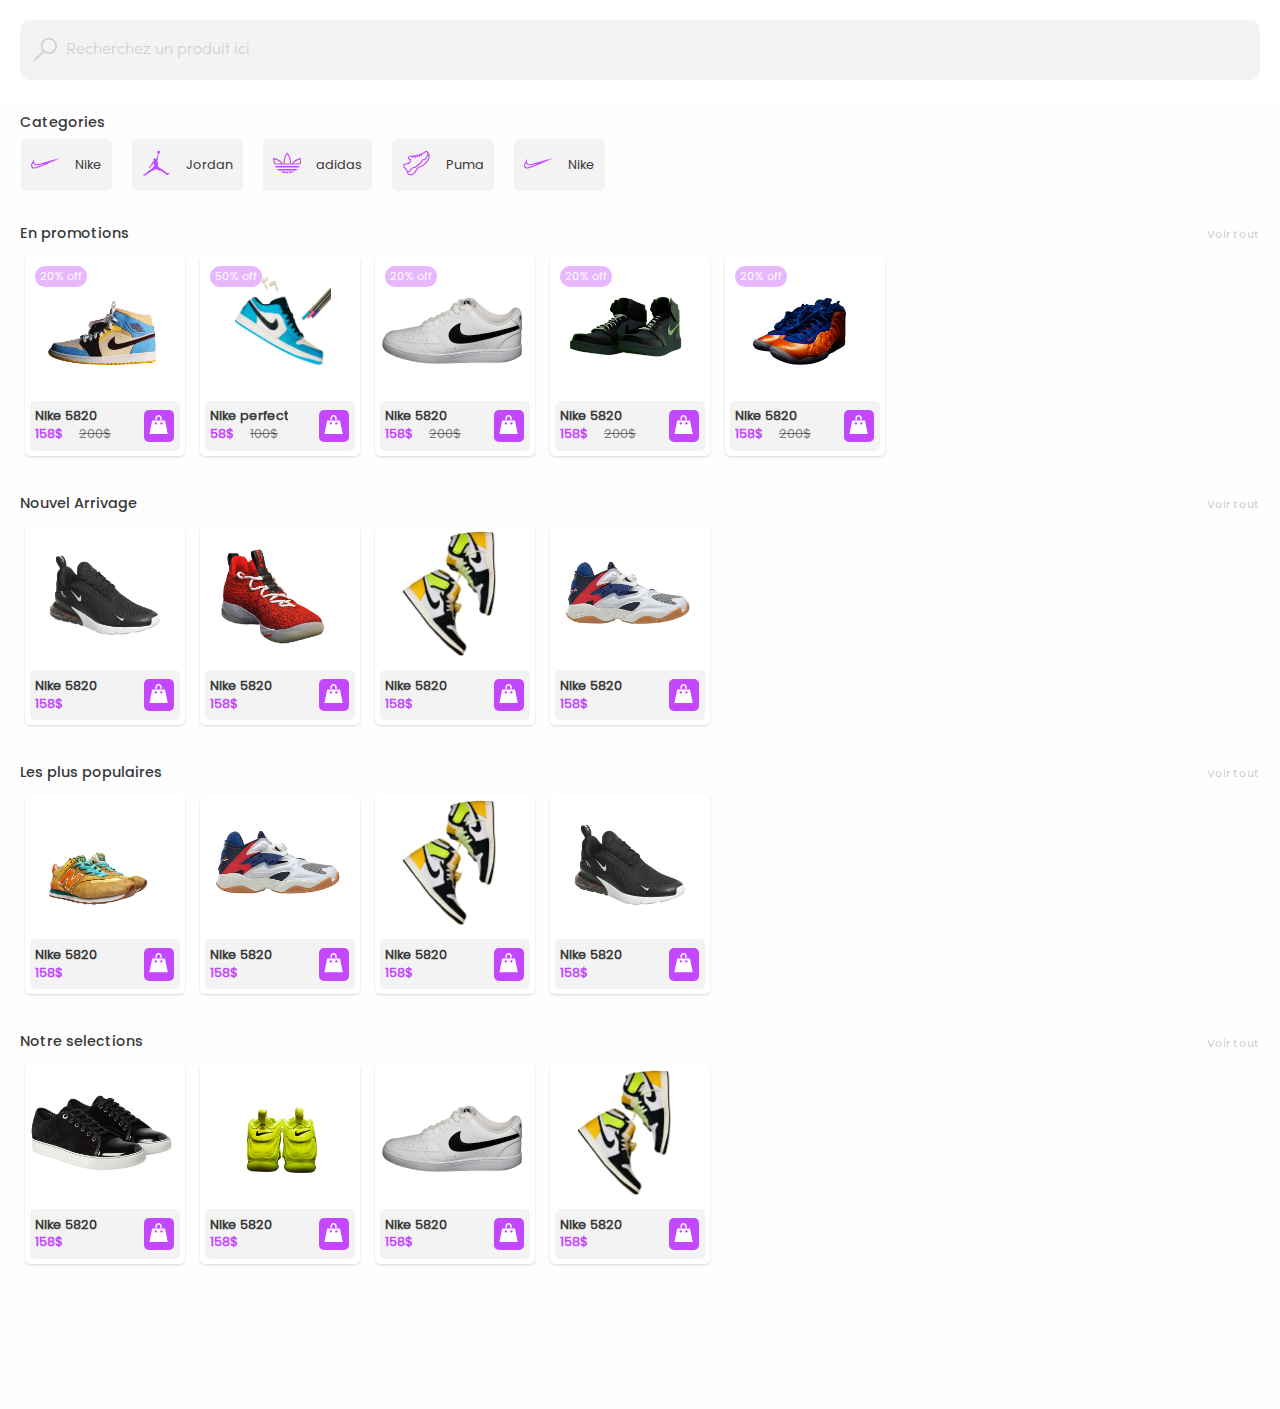
<file: home-app.html>
<!DOCTYPE html>
<html lang="fr">

<head>
    <meta charset="UTF-8">
    <meta name="viewport" content="width=device-width, initial-scale=1.0,user-scalable=no">
    <title>Shoes e-commerce project</title>
    <link rel="stylesheet" href="./css/main.css">
    <link rel="stylesheet" href="./css/home-app.css">
</head>

<body>
    <div class="container-app">
        <div class="app__header">
            <div class="header__search-bar">
                <svg xmlns="http://www.w3.org/2000/svg" viewBox="0 0 16 16">
                    <path d="M10.5 1C8.019531 1 6 3.019531 6 5.5C6 6.558594 6.382813 7.523438 7 8.292969L2.023438 13.269531L2.726563 13.980469L7.707031 9C8.476563 9.617188 9.441406 10 10.5 10C12.980469 10 15 7.980469 15 5.5C15 3.019531 12.980469 1 10.5 1 Z M 10.5 2C12.4375 2 14 3.5625 14 5.5C14 7.4375 12.4375 9 10.5 9C8.5625 9 7 7.4375 7 5.5C7 3.5625 8.5625 2 10.5 2Z" fill="#FFFFFF" />
                </svg>
                <input type="text" name="" id="" class="input-control" placeholder="Recherchez un produit ici">
            </div>
        </div>
        <div class="app__section">
            <div class="section__content container__categories">
                <span class="section__title">
                    Categories
                </span>
                <div class="categories__content">
                    <div class="categorie">
                        <span class="categorie__icons">
                            <svg xmlns="http://www.w3.org/2000/svg" viewBox="0 0 50 50">
                                <path d="M3.53125 24.222656C4.5 26.84375 6.957031 28.382813 10.417969 28.382813C11.300781 28.382813 12.203125 28.253906 13.089844 28.003906C13.234375 27.96875 18.75 26.472656 25.484375 24.644531C18.839844 27.519531 13.074219 29.996094 11.90625 30.460938L11.84375 30.488281C10.164063 31.160156 8.070313 31.996094 6.132813 31.996094C2.742188 31.996094 2 29.761719 2 28.902344C2 27.902344 2.335938 26.398438 3.53125 24.222656 M 49.839844 16.003906C49.785156 16.003906 49.722656 16.011719 49.644531 16.03125C49.480469 16.070313 12.566406 26.074219 12.566406 26.074219C11.855469 26.273438 11.128906 26.382813 10.417969 26.382813C7.226563 26.382813 5.078125 24.851563 5.078125 21.507813C5.078125 20.207031 5.484375 18.640625 6.40625 16.800781C3.152344 20.621094 0 25.234375 0 28.902344C0 31.019531 1.78125 33.996094 6.128906 33.996094C8.484375 33.996094 10.820313 33.050781 12.648438 32.320313C15.730469 31.085938 49.789063 16.296875 49.789063 16.296875C50.058594 16.164063 50.066406 16.003906 49.839844 16.003906Z" fill="#FFFFFF" />
                            </svg>
                        </span>
                        <span class="categorie__names">
                            Nike
                        </span>
                    </div>
                    <div class="categorie">
                        <span class="categorie__icons">
                            <svg xmlns="http://www.w3.org/2000/svg" viewBox="0 0 50 50">
                                <path d="M47.984375 41.433594C47.917969 41.347656 47.433594 41.078125 47.242188 41.078125C47.050781 41.078125 46.425781 41.488281 46.304688 41.574219C46.1875 41.660156 45.886719 41.800781 45.789063 41.8125C45.691406 41.820313 44.832031 41.863281 44.640625 41.863281C44.445313 41.863281 44.15625 41.8125 44.027344 41.820313C43.898438 41.832031 43.640625 41.832031 43.585938 41.832031C43.53125 41.832031 43.511719 41.746094 43.585938 41.660156C43.660156 41.574219 43.789063 41.339844 43.917969 41.164063C44.046875 40.992188 44.261719 40.855469 44.390625 40.789063C44.519531 40.722656 44.726563 40.636719 44.746094 40.550781C44.769531 40.464844 44.425781 40.464844 44.21875 40.53125C44.015625 40.59375 43.726563 40.886719 43.648438 40.972656C43.574219 41.058594 43.511719 41.070313 43.445313 41.058594C43.382813 41.046875 43.253906 41.164063 43.199219 41.207031C43.144531 41.25 43.003906 41.347656 42.875 41.347656C42.746094 41.347656 42.585938 41.207031 42.519531 41.152344C42.457031 41.101563 42.328125 41.058594 42.242188 41.066406C42.15625 41.078125 41.984375 41.023438 41.863281 40.929688C41.746094 40.832031 41.714844 40.734375 41.746094 40.679688C41.777344 40.628906 41.84375 40.488281 41.863281 40.421875C41.886719 40.359375 41.800781 40.324219 41.722656 40.28125C41.648438 40.238281 40.980469 39.832031 40.476563 39.347656C40.035156 38.960938 39.238281 38.390625 38.871094 38.089844C38.589844 37.855469 37.054688 36.667969 36.109375 36.066406C35.160156 35.464844 34.3125 34.859375 33.96875 34.808594C33.621094 34.753906 33.535156 34.722656 33.449219 34.613281C33.363281 34.507813 32.019531 33.257813 31.257813 32.839844C30.492188 32.421875 28.953125 31.6875 28.878906 31.625C29.019531 31.375 29.050781 31.097656 28.984375 30.847656C28.921875 30.601563 28.40625 30.226563 28.199219 30.085938C27.996094 29.945313 27.855469 29.890625 27.855469 29.890625C27.855469 29.890625 27.523438 29.148438 27.492188 29.039063C27.589844 28.644531 27.847656 27.371094 27.792969 25.683594C27.738281 23.996094 27.609375 23.746094 27.425781 23.394531C27.242188 23.039063 26.976563 22.683594 26.78125 21.898438C26.589844 21.113281 26.535156 20.402344 26.632813 20.089844C26.726563 19.777344 26.984375 19.230469 27.15625 18.597656C27.328125 17.960938 27.222656 17.488281 27.242188 17.273438C27.265625 17.058594 27.425781 16.84375 27.460938 16.28125C27.492188 15.722656 27.695313 15.691406 27.847656 14.882813C27.996094 14.078125 28.070313 13.59375 28.070313 13.59375C28.070313 13.59375 28.339844 13.550781 28.394531 13.3125C28.449219 13.074219 28.460938 12.882813 28.523438 12.507813C28.589844 12.128906 28.609375 11.699219 28.621094 11.613281C28.632813 11.527344 28.546875 11.386719 28.546875 11.386719C28.546875 11.386719 28.652344 9.847656 28.683594 9.472656C28.71875 9.09375 28.835938 8.816406 28.835938 8.664063C28.835938 8.515625 28.847656 8.394531 28.675781 8.128906C28.710938 8.042969 28.746094 7.988281 28.777344 7.949219C28.808594 7.953125 28.835938 7.953125 28.863281 7.953125C30.230469 7.953125 31.34375 6.847656 31.34375 5.476563C31.34375 4.109375 30.230469 3 28.863281 3C27.496094 3 26.386719 4.109375 26.386719 5.476563C26.386719 5.890625 26.488281 6.277344 26.667969 6.621094C26.703125 6.761719 26.753906 6.9375 26.789063 6.996094C26.855469 7.105469 26.941406 7.199219 26.972656 7.320313C27.007813 7.4375 27.167969 7.71875 27.222656 7.816406C27.273438 7.910156 27.359375 8.136719 27.359375 8.222656C27.359375 8.308594 27.4375 8.472656 27.480469 8.578125C27.523438 8.6875 27.511719 8.910156 27.457031 9.171875C27.402344 9.429688 27.136719 10.71875 27.050781 10.988281C26.878906 11.097656 26.824219 11.226563 26.800781 11.34375C26.78125 11.460938 26.652344 12.011719 26.566406 12.214844C26.480469 12.417969 26.445313 12.785156 26.4375 12.894531C26.425781 13 26.414063 13.246094 26.339844 13.300781C26.253906 13.429688 26.179688 13.644531 26.101563 13.765625C26.027344 13.882813 25.972656 14.292969 25.992188 14.464844C26.015625 14.636719 25.984375 15.003906 25.898438 15.109375C25.777344 15.367188 25.757813 15.667969 25.691406 15.820313C25.628906 15.96875 25.414063 16.753906 25.382813 16.914063C25.347656 17.078125 25.035156 17.324219 24.898438 17.464844C24.757813 17.605469 24.5 17.992188 24.433594 18.101563C24.414063 17.875 24.371094 17.875 24.328125 17.800781C24.285156 17.722656 24.148438 17.6875 24.117188 17.65625C24.085938 17.625 24.167969 17.527344 24.179688 17.421875C24.1875 17.3125 24.175781 17.195313 23.9375 17.121094C23.703125 17.046875 23.621094 17.03125 23.535156 16.945313C23.449219 16.859375 23.207031 16.789063 23.125 16.675781C22.898438 16.417969 22.53125 16.085938 21.8125 16.0625C21.8125 16.0625 21.292969 16.054688 20.886719 16.328125C20.507813 16.578125 19.832031 17.070313 19.691406 18.082031C19.550781 19.09375 20.464844 19.738281 20.539063 19.800781C20.617188 19.867188 20.832031 19.996094 20.679688 20.1875C20.605469 20.253906 20.585938 20.371094 20.574219 20.4375C20.5625 20.5 20.433594 20.671875 20.316406 20.78125C20.199219 20.886719 19.941406 21.15625 19.941406 21.15625C19.941406 21.15625 19.328125 21.1875 18.949219 21.714844C18.789063 21.910156 18.714844 22.179688 18.605469 22.339844C18.496094 22.503906 18.121094 23.179688 18.015625 23.382813C17.90625 23.589844 17.832031 23.867188 17.519531 24.148438C17.410156 24.332031 17.164063 24.515625 16.949219 25.34375C16.949219 25.34375 16.097656 26.386719 15.796875 26.878906C15.496094 27.375 15.023438 28.234375 14.992188 28.355469C14.960938 28.472656 14.722656 28.890625 14.65625 29.054688C14.59375 29.214844 14.570313 29.363281 14.496094 29.449219C14.421875 29.535156 14.152344 29.925781 13.914063 30.128906C13.679688 30.335938 13.601563 30.453125 13.539063 30.550781C13.476563 30.644531 13.378906 30.785156 12.980469 30.980469C12.582031 31.171875 12.367188 31.367188 11.773438 31.429688C11.183594 31.496094 10.859375 31.441406 10.816406 31.65625C10.773438 31.871094 11.808594 31.914063 12.152344 31.863281C12.601563 31.808594 12.871094 31.570313 12.925781 31.625C12.980469 31.679688 12.796875 31.980469 12.410156 32.097656C12.023438 32.214844 12.085938 32.335938 12.085938 32.398438C12.085938 32.464844 12.3125 32.539063 12.667969 32.441406C13.023438 32.34375 13.65625 32.039063 13.710938 32.105469C13.765625 32.171875 13.570313 32.433594 13.507813 32.539063C13.441406 32.648438 13.539063 32.765625 13.636719 32.777344C13.730469 32.785156 13.980469 32.753906 14.171875 32.390625C14.367188 32.023438 14.636719 31.851563 14.710938 31.851563C14.785156 31.851563 15.121094 32.21875 15.347656 32.304688C15.570313 32.390625 16.066406 32.390625 16.121094 32.140625C16.175781 31.894531 15.820313 31.882813 15.734375 31.882813C15.648438 31.882813 15.445313 31.691406 15.433594 31.582031C15.421875 31.476563 15.488281 31.132813 15.453125 30.980469C15.421875 30.828125 15.53125 30.292969 15.671875 29.949219C15.808594 29.605469 16.28125 28.785156 16.617188 28.582031C16.949219 28.378906 18.089844 27.550781 18.445313 26.808594C18.800781 26.066406 18.941406 25.6875 19.058594 25.632813C19.175781 25.578125 19.371094 25.570313 19.53125 25.34375C19.691406 25.117188 19.746094 24.945313 19.875 24.945313C20.003906 24.945313 19.992188 24.890625 20.359375 25.429688C20.726563 25.96875 20.875 26.066406 20.910156 26.140625C20.941406 26.214844 20.839844 26.363281 20.953125 26.582031C21.101563 26.871094 21.316406 26.9375 21.316406 27.085938C21.316406 27.238281 21.359375 27.515625 21.4375 27.710938C21.511719 27.90625 21.65625 28.214844 21.574219 28.347656C21.46875 28.519531 21.210938 28.828125 21.15625 28.9375C20.832031 28.980469 20.371094 29.121094 20.296875 29.800781C20.222656 30.4375 20.316406 31.046875 20.285156 31.1875C20.253906 31.328125 19.832031 31.746094 19.671875 31.8125C19.511719 31.875 19.132813 31.929688 19.003906 32.121094C18.875 32.316406 18.84375 32.476563 18.59375 32.617188C18.355469 32.753906 16.789063 34.097656 15.730469 35.660156C15.695313 35.714844 15.597656 35.753906 15.480469 35.792969C15.019531 35.871094 14.839844 36.015625 14.753906 36.058594C14.679688 36.097656 14.480469 36.289063 14.285156 36.511719C14.210938 36.625 14.101563 36.652344 14.066406 36.691406C13.65625 36.84375 12.183594 37.597656 11.300781 38.210938C10.417969 38.824219 8.785156 40.234375 8.203125 40.953125C7.824219 41.40625 7.78125 41.394531 7.6875 41.4375C7.589844 41.480469 7.632813 41.695313 7.664063 41.804688C7.664063 41.804688 7.492188 42.039063 7.382813 42.0625C7.277344 42.082031 7.179688 41.867188 7.039063 41.855469C6.898438 41.847656 6.75 42.136719 6.707031 42.210938C6.664063 42.285156 6.597656 42.425781 6.503906 42.449219C6.40625 42.46875 6.234375 42.339844 6.214844 42.070313C6.191406 41.804688 6.019531 41.546875 5.964844 41.523438C5.835938 41.523438 5.761719 41.726563 5.761719 41.804688C5.761719 41.878906 5.835938 42.082031 5.902344 42.167969C5.964844 42.253906 5.921875 42.371094 5.921875 42.460938C5.921875 42.546875 6.03125 42.632813 6.039063 42.664063C6.050781 42.695313 6.09375 42.933594 6.007813 42.910156C5.921875 42.890625 5.738281 42.898438 5.609375 42.984375C5.480469 43.070313 5.414063 43.179688 5.414063 43.253906C5.414063 43.328125 5.46875 43.492188 5.210938 43.546875C4.898438 43.652344 4.652344 43.695313 4.492188 43.75C4.328125 43.804688 3.953125 44.019531 3.804688 44.039063C3.652344 44.0625 3.554688 44.050781 3.425781 44.0625C3.296875 44.074219 3.179688 44.136719 3.050781 44.136719C2.921875 44.136719 2.546875 44.339844 2.339844 44.449219C2.136719 44.558594 1.898438 44.910156 2.050781 45.234375C2.199219 45.558594 2.632813 45.976563 2.773438 46.128906C2.910156 46.277344 3.117188 46.40625 3.566406 46.460938C4.019531 46.515625 4.277344 46.355469 4.503906 46.214844C4.730469 46.074219 5.226563 46 5.417969 46.042969C5.613281 46.085938 6.011719 46.226563 6.332031 45.988281C6.742188 45.710938 6.613281 45.527344 6.730469 45.449219C6.839844 45.449219 6.882813 45.398438 6.980469 45.234375C7.074219 45.074219 7.195313 44.933594 7.367188 44.902344C7.539063 44.871094 7.699219 44.664063 7.808594 44.441406C7.914063 44.214844 8.128906 43.988281 8.238281 43.945313C8.34375 43.902344 8.410156 43.804688 8.441406 43.71875C8.472656 43.632813 8.679688 43.558594 8.796875 43.460938C8.914063 43.363281 9.011719 43.308594 9.066406 43.351563C9.117188 43.394531 9.214844 43.308594 9.335938 43.222656C9.601563 43.09375 9.730469 42.867188 9.816406 42.921875C9.902344 42.976563 10.203125 43.050781 10.324219 42.945313C10.441406 42.835938 12.011719 41.566406 12.570313 41.148438C12.949219 40.890625 13.226563 40.792969 13.972656 40.363281C14.566406 40.015625 15.488281 39.40625 15.691406 39.265625C15.898438 39.125 16.832031 38.402344 16.949219 38.320313C17.210938 38.136719 17.476563 38.109375 18.414063 37.628906C19.113281 37.273438 20.578125 36.53125 21.84375 35.726563C22.492188 35.339844 23.589844 34.777344 23.726563 34.769531C23.867188 34.757813 24.253906 35.046875 24.664063 35.199219C25.164063 35.382813 25.492188 35.425781 26.203125 35.660156C26.910156 35.898438 28.828125 36.703125 29.289063 36.886719C29.753906 37.070313 30.386719 37.308594 31.191406 37.351563C31.644531 37.4375 31.859375 37.5 32.011719 37.535156C32.160156 37.566406 32.277344 37.554688 32.429688 37.621094C32.578125 37.683594 33.019531 37.976563 33.289063 38.105469C33.558594 38.234375 34.515625 38.867188 34.765625 39.050781C35.011719 39.234375 36.164063 40.117188 36.421875 40.289063C36.679688 40.460938 36.9375 40.664063 37.132813 40.6875C37.324219 40.707031 37.5625 40.835938 37.820313 41.039063C38.078125 41.246094 38.679688 41.664063 38.851563 41.792969C39.023438 41.921875 39.261719 42.148438 39.59375 42.171875C39.929688 42.191406 40.089844 42.269531 40.304688 42.460938C40.519531 42.65625 40.84375 43.085938 40.992188 43.171875C41.144531 43.257813 41.316406 43.398438 41.378906 43.527344C41.445313 43.65625 41.84375 44.148438 41.992188 44.257813C42.144531 44.367188 42.207031 44.460938 42.261719 44.636719C42.316406 44.808594 42.539063 45.257813 42.660156 45.441406C42.777344 45.625 42.832031 45.808594 43.175781 45.570313C43.617188 45.28125 43.972656 44.859375 44.53125 44.496094C45.09375 44.128906 45.414063 43.925781 45.84375 43.632813C46.277344 43.34375 47.320313 42.3125 47.621094 41.988281C47.917969 41.660156 48.046875 41.519531 47.984375 41.433594Z" fill="#FFFFFF" />
                            </svg>
                        </span>
                        <span class="categorie__names">
                            Jordan
                        </span>
                    </div>


                    <div class="categorie">
                        <span class="categorie__icons">
                            <svg xmlns="http://www.w3.org/2000/svg" viewBox="0 0 50 50">
                                <path d="M24.78125 6.03125L24.0625 6.875C20.046875 11.457031 18.09375 18.789063 18.34375 26.03125L18.375 26.71875L17.46875 25.4375C13.789063 19.910156 8.210938 16.9375 1.1875 15.6875L-0.125 15.4375L0 16.78125C0.378906 20.46875 1.179688 23.472656 2.4375 26.375L2.6875 27L3.34375 27L16.65625 26.96875L18.375 26.96875L18.375 27L47.125 27L47.375 26.40625C48.699219 23.527344 49.554688 20.417969 50 16.8125L50.15625 15.5L48.84375 15.71875C41.683594 16.804688 35.996094 19.917969 32.09375 25.40625L31.25 26.59375L31.28125 26.0625C31.632813 18.671875 29.621094 11.320313 25.53125 6.84375 Z M 24.8125 9.3125C27.703125 13.121094 29.355469 18.917969 29.25 25L20.375 25C20.347656 19.042969 21.96875 13.203125 24.8125 9.3125 Z M 2.25 18.03125C7.421875 19.175781 11.492188 21.347656 14.5 24.96875L4.0625 25C3.195313 22.875 2.621094 20.601563 2.25 18.03125 Z M 47.71875 18.03125C47.300781 20.582031 46.695313 22.894531 45.78125 25L35.125 25C38.304688 21.335938 42.457031 19.082031 47.71875 18.03125 Z M 3.5 29.5625C3.878906 30.386719 4.5 31.417969 5.03125 32.15625L44.6875 32.125C45.265625 31.316406 45.820313 30.484375 46.21875 29.5625 Z M 6.875 34.78125C7.695313 35.867188 8.414063 36.308594 9.4375 37.125L40.125 37.125C40.988281 36.453125 41.886719 35.660156 42.6875 34.78125 Z M 12.6875 39.28125C15.308594 40.902344 18.382813 41.964844 21.875 42.6875L21.46875 39.28125 Z M 22.3125 39.28125C22.988281 40.6875 23.859375 41.867188 24.84375 43C25.8125 41.847656 26.472656 40.667969 27.15625 39.28125 Z M 28.15625 39.28125L27.625 42.5C31.132813 41.855469 34.222656 40.835938 36.90625 39.28125Z" fill="#FFFFFF" />
                            </svg>
                        </span>
                        <span class="categorie__names">
                            adidas
                        </span>
                    </div>


                    <div class="categorie">
                        <span class="categorie__icons">
                            <svg xmlns="http://www.w3.org/2000/svg" viewBox="0 0 50 50">
                                <path d="M42 3C41.382813 3 40.9375 3.253906 40.484375 3.539063C40.035156 3.828125 39.5625 4.1875 39.007813 4.609375C37.894531 5.449219 36.453125 6.53125 34.445313 7.621094C34.371094 7.660156 34.289063 7.699219 34.21875 7.738281C34.054688 7.359375 33.671875 7.121094 33.261719 7.136719C32.945313 7.148438 32.652344 7.308594 32.472656 7.570313C32.292969 7.832031 32.25 8.164063 32.355469 8.464844L32.40625 8.621094C31.820313 8.882813 31.183594 9.136719 30.515625 9.382813L30.511719 9.367188C30.375 8.941406 29.96875 8.65625 29.519531 8.671875C29.203125 8.683594 28.910156 8.847656 28.730469 9.109375C28.554688 9.371094 28.507813 9.703125 28.613281 10L28.621094 10.023438C28.007813 10.210938 27.375 10.390625 26.699219 10.5625C26.554688 10.148438 26.15625 9.875 25.71875 9.890625C25.441406 9.902344 25.183594 10.027344 25 10.238281C24.820313 10.449219 24.734375 10.722656 24.765625 11C24.171875 11.117188 23.5625 11.226563 22.929688 11.328125L22.890625 11.203125C22.753906 10.777344 22.347656 10.492188 21.898438 10.511719C21.621094 10.519531 21.359375 10.644531 21.179688 10.855469C21 11.066406 20.914063 11.339844 20.941406 11.617188C20.324219 11.6875 19.644531 11.730469 18.984375 11.785156L18.949219 11.683594C18.8125 11.253906 18.410156 10.96875 17.957031 10.984375C17.445313 11.003906 17.027344 11.414063 17 11.925781C16.035156 11.972656 15.042969 12 14 12C12.964844 12 12.007813 12.363281 11.277344 12.953125C10.546875 13.539063 10 14.394531 10 15.390625C10 16.46875 10.558594 17.484375 11.457031 18.054688C12.089844 18.457031 13.003906 18.566406 13.890625 18.71875C13.753906 20.613281 13.230469 21.902344 12.410156 22.738281C11.472656 23.695313 10.160156 24.242188 8.738281 24.625C7.316406 25.011719 5.828125 25.214844 4.558594 25.640625C3.921875 25.851563 3.320313 26.121094 2.824219 26.59375C2.328125 27.070313 2 27.796875 2 28.5625C2 31.222656 3.636719 32.726563 4.8125 34.140625C5.332031 34.769531 6.203125 36.144531 6.890625 37.316406C7.554688 38.441406 8.023438 39.304688 8.070313 39.386719C8.707031 42.222656 10.125 43.949219 11.546875 44.882813C12.996094 45.835938 14.351563 46 15 46C16.242188 46 17.367188 45.746094 18.453125 45.183594C19.535156 44.621094 20.578125 43.777344 21.855469 42.605469C21.867188 42.59375 21.875 42.585938 21.886719 42.574219C24.09375 40.367188 24.679688 39.070313 25.046875 38.082031C25.414063 37.097656 25.539063 36.515625 27.324219 34.730469C29.875 32.179688 31.074219 31.796875 32.578125 31.328125C34.082031 30.859375 35.9375 30.320313 38.816406 27.84375C44.511719 22.949219 47.996094 17.558594 47.996094 12C47.996094 7.054688 44.554688 4.160156 44.4375 4.0625C43.78125 3.40625 42.925781 3 42 3 Z M 42 5C42.371094 5 42.679688 5.117188 42.972656 5.410156C43 5.445313 43.03125 5.480469 43.0625 5.507813C43.144531 5.605469 43.226563 5.703125 43.308594 5.828125C43.703125 6.445313 44 7.46875 44 8.816406C44 9.5625 43.488281 11.074219 42.667969 12.558594C41.84375 14.039063 40.746094 15.546875 39.753906 16.558594C38.945313 17.382813 38.1875 17.535156 37.246094 17.660156C36.304688 17.785156 35.117188 17.769531 34.109375 18.65625C33.085938 19.554688 32.878906 20.800781 32.589844 21.816406C32.296875 22.835938 31.996094 23.613281 31.40625 24.03125C29.554688 25.335938 26.257813 27.8125 23.59375 29.914063C22.542969 30.742188 20.976563 30.988281 19.234375 31.519531C17.488281 32.050781 15.550781 33.039063 14.417969 35.433594C13.460938 37.460938 12.242188 37.988281 11.191406 38.15625C10.304688 38.300781 9.828125 38.128906 9.625 38.070313C9.457031 37.769531 9.179688 37.261719 8.617188 36.300781C7.90625 35.097656 7.066406 33.726563 6.351563 32.863281C5.054688 31.300781 4 30.433594 4 28.5625C4 28.269531 4.046875 28.195313 4.207031 28.042969C4.367188 27.886719 4.703125 27.699219 5.191406 27.535156C6.171875 27.210938 7.683594 26.984375 9.261719 26.558594C10.839844 26.132813 12.527344 25.480469 13.839844 24.140625C15.152344 22.800781 16 20.792969 16 18C16 17.480469 15.605469 17.050781 15.089844 17.003906C13.824219 16.894531 12.960938 16.640625 12.53125 16.367188C12.097656 16.09375 12 15.925781 12 15.390625C12 15.148438 12.160156 14.808594 12.53125 14.511719C12.898438 14.210938 13.445313 14 14 14C15.246094 14 16.4375 13.964844 17.578125 13.90625L18.050781 15.316406C18.226563 15.839844 18.792969 16.125 19.316406 15.949219C19.839844 15.773438 20.125 15.207031 19.949219 14.683594L19.640625 13.757813C20.304688 13.699219 20.933594 13.621094 21.5625 13.546875L21.992188 14.839844C22.097656 15.1875 22.382813 15.453125 22.738281 15.527344C23.097656 15.605469 23.464844 15.480469 23.707031 15.207031C23.945313 14.929688 24.015625 14.546875 23.890625 14.203125L23.570313 13.25C24.191406 13.144531 24.792969 13.03125 25.375 12.910156L25.8125 14.21875C25.917969 14.570313 26.203125 14.835938 26.558594 14.910156C26.917969 14.988281 27.285156 14.863281 27.527344 14.589844C27.765625 14.3125 27.835938 13.929688 27.707031 13.589844L27.332031 12.460938C28.003906 12.289063 28.636719 12.109375 29.25 11.921875L29.613281 13C29.71875 13.351563 30.003906 13.617188 30.359375 13.691406C30.71875 13.769531 31.085938 13.644531 31.328125 13.371094C31.566406 13.09375 31.636719 12.710938 31.511719 12.371094L31.144531 11.28125C31.8125 11.035156 32.449219 10.785156 33.042969 10.527344L33.355469 11.464844C33.527344 11.988281 34.09375 12.273438 34.621094 12.097656C35.144531 11.921875 35.425781 11.355469 35.25 10.832031L34.859375 9.65625C35.039063 9.5625 35.226563 9.472656 35.398438 9.378906C37.542969 8.21875 39.097656 7.050781 40.214844 6.203125C40.773438 5.78125 41.226563 5.4375 41.554688 5.234375C41.882813 5.027344 42.074219 5 42 5 Z M 45.800781 10.21875C45.921875 10.769531 45.996094 11.359375 45.996094 12C45.996094 16.710938 42.960938 21.644531 37.515625 26.328125C34.828125 28.640625 33.542969 28.933594 31.984375 29.417969C30.425781 29.902344 28.632813 30.59375 25.910156 33.316406C23.972656 35.253906 23.523438 36.449219 23.171875 37.382813C22.824219 38.3125 22.542969 39.085938 20.488281 41.140625C19.269531 42.261719 18.34375 42.984375 17.527344 43.410156C16.707031 43.835938 15.996094 44 15 44C14.753906 44 13.679688 43.894531 12.640625 43.210938C11.824219 42.671875 10.96875 41.785156 10.386719 40.207031C10.730469 40.214844 11.109375 40.199219 11.511719 40.132813C13.082031 39.878906 15.023438 38.835938 16.226563 36.285156C17.09375 34.449219 18.277344 33.902344 19.8125 33.433594C21.351563 32.964844 23.234375 32.746094 24.832031 31.484375C27.46875 29.40625 30.765625 26.929688 32.558594 25.664063C33.792969 24.792969 34.203125 23.445313 34.511719 22.363281C34.820313 21.285156 35.09375 20.453125 35.433594 20.15625C35.785156 19.84375 36.441406 19.78125 37.503906 19.640625C38.570313 19.503906 39.980469 19.183594 41.183594 17.957031C42.34375 16.773438 43.507813 15.164063 44.417969 13.527344C45.042969 12.394531 45.542969 11.28125 45.800781 10.21875Z" fill="#FFFFFF" />
                            </svg>
                        </span>
                        <span class="categorie__names">
                            Puma
                        </span>
                    </div>

                    <div class="categorie">
                        <span class="categorie__icons">
                            <svg xmlns="http://www.w3.org/2000/svg" viewBox="0 0 50 50">
                                <path d="M3.53125 24.222656C4.5 26.84375 6.957031 28.382813 10.417969 28.382813C11.300781 28.382813 12.203125 28.253906 13.089844 28.003906C13.234375 27.96875 18.75 26.472656 25.484375 24.644531C18.839844 27.519531 13.074219 29.996094 11.90625 30.460938L11.84375 30.488281C10.164063 31.160156 8.070313 31.996094 6.132813 31.996094C2.742188 31.996094 2 29.761719 2 28.902344C2 27.902344 2.335938 26.398438 3.53125 24.222656 M 49.839844 16.003906C49.785156 16.003906 49.722656 16.011719 49.644531 16.03125C49.480469 16.070313 12.566406 26.074219 12.566406 26.074219C11.855469 26.273438 11.128906 26.382813 10.417969 26.382813C7.226563 26.382813 5.078125 24.851563 5.078125 21.507813C5.078125 20.207031 5.484375 18.640625 6.40625 16.800781C3.152344 20.621094 0 25.234375 0 28.902344C0 31.019531 1.78125 33.996094 6.128906 33.996094C8.484375 33.996094 10.820313 33.050781 12.648438 32.320313C15.730469 31.085938 49.789063 16.296875 49.789063 16.296875C50.058594 16.164063 50.066406 16.003906 49.839844 16.003906Z" fill="#FFFFFF" />
                            </svg>
                        </span>
                        <span class="categorie__names">
                            Nike
                        </span>
                    </div>

                </div>
            </div>
            <div class="section__content container__shoes__promotions">
                <span class="section__title">
                    En promotions
                    <a href="" class="see__all">Voir tout</a>
                </span>
                <div class="shoes__container shoes__promotions">
                    <div class="shoes__product">
                        <div class="product__header">
                            <img src="./images/shoes%20(1).png" alt="">
                            <div class="header__bloc">
                                <span class="price__promotion">
                                    20% off
                                </span>
                            </div>
                        </div>
                        <div class="product__bottom">
                            <div class="left">
                                <span class="name__shoes">
                                    Nike 5820
                                </span>
                                <span class="price__content">
                                    <span class="price__shoes">
                                        158$
                                    </span>
                                    <span class="price__before">
                                        200$
                                    </span>
                                </span>
                            </div>
                            <div class="rigth ">
                                <div class="btn__add__cart">
                                    <svg xmlns="http://www.w3.org/2000/svg" viewBox="0 0 24 24">
                                        <path d="M12 0C9.800781 0 8 1.800781 8 4L8 6L10 6L10 4C10 2.882813 10.882813 2 12 2C13.117188 2 14 2.882813 14 4L14 6L16 6L16 4C16 1.800781 14.199219 0 12 0 Z M 4 7L0.5 24L23.5 24L20 7 Z M 8.5 9C9.328125 9 10 9.671875 10 10.5C10 11.328125 9.328125 12 8.5 12C7.671875 12 7 11.328125 7 10.5C7 9.671875 7.671875 9 8.5 9 Z M 15.5 9C16.328125 9 17 9.671875 17 10.5C17 11.328125 16.328125 12 15.5 12C14.671875 12 14 11.328125 14 10.5C14 9.671875 14.671875 9 15.5 9Z" fill="#FFFFFF" />
                                    </svg>
                                </div>
                            </div>
                        </div>
                    </div>

                    <div class="shoes__product">
                        <div class="product__header">
                            <img src="./images/shoes%20(3).png" alt="" class="image__shoes">
                            <div class="header__bloc">
                                <span class="price__promotion">
                                    50% off
                                </span>
                            </div>
                        </div>
                        <div class="product__bottom">
                            <div class="left">
                                <span class="name__shoes">
                                    Nike perfect
                                </span>
                                <span class="price__content">
                                    <span class="price__shoes">
                                        58$
                                    </span>
                                    <span class="price__before">
                                        100$
                                    </span>
                                </span>
                            </div>
                            <div class="rigth ">
                                <div class="btn__add__cart">
                                    <svg xmlns="http://www.w3.org/2000/svg" viewBox="0 0 24 24">
                                        <path d="M12 0C9.800781 0 8 1.800781 8 4L8 6L10 6L10 4C10 2.882813 10.882813 2 12 2C13.117188 2 14 2.882813 14 4L14 6L16 6L16 4C16 1.800781 14.199219 0 12 0 Z M 4 7L0.5 24L23.5 24L20 7 Z M 8.5 9C9.328125 9 10 9.671875 10 10.5C10 11.328125 9.328125 12 8.5 12C7.671875 12 7 11.328125 7 10.5C7 9.671875 7.671875 9 8.5 9 Z M 15.5 9C16.328125 9 17 9.671875 17 10.5C17 11.328125 16.328125 12 15.5 12C14.671875 12 14 11.328125 14 10.5C14 9.671875 14.671875 9 15.5 9Z" fill="#FFFFFF" />
                                    </svg>
                                </div>
                            </div>
                        </div>
                    </div>

                    <div class="shoes__product">
                        <div class="product__header">
                            <img src="./images/shoes%20(5).png" alt="" class="image__shoes">
                            <div class="header__bloc">
                                <span class="price__promotion">
                                    20% off
                                </span>
                            </div>
                        </div>
                        <div class="product__bottom">
                            <div class="left">
                                <span class="name__shoes">
                                    Nike 5820
                                </span>
                                <span class="price__content">
                                    <span class="price__shoes">
                                        158$
                                    </span>
                                    <span class="price__before">
                                        200$
                                    </span>
                                </span>
                            </div>
                            <div class="rigth ">
                                <div class="btn__add__cart">
                                    <svg xmlns="http://www.w3.org/2000/svg" viewBox="0 0 24 24">
                                        <path d="M12 0C9.800781 0 8 1.800781 8 4L8 6L10 6L10 4C10 2.882813 10.882813 2 12 2C13.117188 2 14 2.882813 14 4L14 6L16 6L16 4C16 1.800781 14.199219 0 12 0 Z M 4 7L0.5 24L23.5 24L20 7 Z M 8.5 9C9.328125 9 10 9.671875 10 10.5C10 11.328125 9.328125 12 8.5 12C7.671875 12 7 11.328125 7 10.5C7 9.671875 7.671875 9 8.5 9 Z M 15.5 9C16.328125 9 17 9.671875 17 10.5C17 11.328125 16.328125 12 15.5 12C14.671875 12 14 11.328125 14 10.5C14 9.671875 14.671875 9 15.5 9Z" fill="#FFFFFF" />
                                    </svg>
                                </div>
                            </div>
                        </div>
                    </div>


                    <div class="shoes__product">
                        <div class="product__header">
                            <img src="./images/shoes%20(6).png" alt="" class="image__shoes">
                            <div class="header__bloc">
                                <span class="price__promotion">
                                    20% off
                                </span>
                            </div>
                        </div>
                        <div class="product__bottom">
                            <div class="left">
                                <span class="name__shoes">
                                    Nike 5820
                                </span>
                                <span class="price__content">
                                    <span class="price__shoes">
                                        158$
                                    </span>
                                    <span class="price__before">
                                        200$
                                    </span>
                                </span>
                            </div>
                            <div class="rigth ">
                                <div class="btn__add__cart">
                                    <svg xmlns="http://www.w3.org/2000/svg" viewBox="0 0 24 24">
                                        <path d="M12 0C9.800781 0 8 1.800781 8 4L8 6L10 6L10 4C10 2.882813 10.882813 2 12 2C13.117188 2 14 2.882813 14 4L14 6L16 6L16 4C16 1.800781 14.199219 0 12 0 Z M 4 7L0.5 24L23.5 24L20 7 Z M 8.5 9C9.328125 9 10 9.671875 10 10.5C10 11.328125 9.328125 12 8.5 12C7.671875 12 7 11.328125 7 10.5C7 9.671875 7.671875 9 8.5 9 Z M 15.5 9C16.328125 9 17 9.671875 17 10.5C17 11.328125 16.328125 12 15.5 12C14.671875 12 14 11.328125 14 10.5C14 9.671875 14.671875 9 15.5 9Z" fill="#FFFFFF" />
                                    </svg>
                                </div>
                            </div>
                        </div>
                    </div>

                    <div class="shoes__product">
                        <div class="product__header">
                            <img src="./images/shoes%20(7).png" alt="" class="image__shoes">
                            <div class="header__bloc">
                                <span class="price__promotion">
                                    20% off
                                </span>
                            </div>
                        </div>
                        <div class="product__bottom">
                            <div class="left">
                                <span class="name__shoes">
                                    Nike 5820
                                </span>
                                <span class="price__content">
                                    <span class="price__shoes">
                                        158$
                                    </span>
                                    <span class="price__before">
                                        200$
                                    </span>
                                </span>
                            </div>
                            <div class="rigth ">
                                <div class="btn__add__cart">
                                    <svg xmlns="http://www.w3.org/2000/svg" viewBox="0 0 24 24">
                                        <path d="M12 0C9.800781 0 8 1.800781 8 4L8 6L10 6L10 4C10 2.882813 10.882813 2 12 2C13.117188 2 14 2.882813 14 4L14 6L16 6L16 4C16 1.800781 14.199219 0 12 0 Z M 4 7L0.5 24L23.5 24L20 7 Z M 8.5 9C9.328125 9 10 9.671875 10 10.5C10 11.328125 9.328125 12 8.5 12C7.671875 12 7 11.328125 7 10.5C7 9.671875 7.671875 9 8.5 9 Z M 15.5 9C16.328125 9 17 9.671875 17 10.5C17 11.328125 16.328125 12 15.5 12C14.671875 12 14 11.328125 14 10.5C14 9.671875 14.671875 9 15.5 9Z" fill="#FFFFFF" />
                                    </svg>
                                </div>
                            </div>
                        </div>
                    </div>

                </div>

            </div>
            <div class="section__content container__shoes__recents">
                <span class="section__title">
                    Nouvel Arrivage
                    <a href="" class="see__all">Voir tout</a>
                </span>
                <div class="shoes__container shoes__promotions">
                    <div class="shoes__product">
                        <div class="product__header">
                            <img src="./images/shoes%20(14).png" alt="">
                            <div class="header__bloc">

                            </div>
                        </div>
                        <div class="product__bottom">
                            <div class="left">
                                <span class="name__shoes">
                                    Nike 5820
                                </span>
                                <span class="price__content">
                                    <span class="price__shoes">
                                        158$
                                    </span>

                                </span>
                            </div>
                            <div class="rigth ">
                                <div class="btn__add__cart">
                                    <svg xmlns="http://www.w3.org/2000/svg" viewBox="0 0 24 24">
                                        <path d="M12 0C9.800781 0 8 1.800781 8 4L8 6L10 6L10 4C10 2.882813 10.882813 2 12 2C13.117188 2 14 2.882813 14 4L14 6L16 6L16 4C16 1.800781 14.199219 0 12 0 Z M 4 7L0.5 24L23.5 24L20 7 Z M 8.5 9C9.328125 9 10 9.671875 10 10.5C10 11.328125 9.328125 12 8.5 12C7.671875 12 7 11.328125 7 10.5C7 9.671875 7.671875 9 8.5 9 Z M 15.5 9C16.328125 9 17 9.671875 17 10.5C17 11.328125 16.328125 12 15.5 12C14.671875 12 14 11.328125 14 10.5C14 9.671875 14.671875 9 15.5 9Z" fill="#FFFFFF" />
                                    </svg>
                                </div>
                            </div>
                        </div>
                    </div>

                    <div class="shoes__product">
                        <div class="product__header">
                            <img src="./images/shoes%20(17).png" alt="">
                            <div class="header__bloc">

                            </div>
                        </div>
                        <div class="product__bottom">
                            <div class="left">
                                <span class="name__shoes">
                                    Nike 5820
                                </span>
                                <span class="price__content">
                                    <span class="price__shoes">
                                        158$
                                    </span>

                                </span>
                            </div>
                            <div class="rigth ">
                                <div class="btn__add__cart">
                                    <svg xmlns="http://www.w3.org/2000/svg" viewBox="0 0 24 24">
                                        <path d="M12 0C9.800781 0 8 1.800781 8 4L8 6L10 6L10 4C10 2.882813 10.882813 2 12 2C13.117188 2 14 2.882813 14 4L14 6L16 6L16 4C16 1.800781 14.199219 0 12 0 Z M 4 7L0.5 24L23.5 24L20 7 Z M 8.5 9C9.328125 9 10 9.671875 10 10.5C10 11.328125 9.328125 12 8.5 12C7.671875 12 7 11.328125 7 10.5C7 9.671875 7.671875 9 8.5 9 Z M 15.5 9C16.328125 9 17 9.671875 17 10.5C17 11.328125 16.328125 12 15.5 12C14.671875 12 14 11.328125 14 10.5C14 9.671875 14.671875 9 15.5 9Z" fill="#FFFFFF" />
                                    </svg>
                                </div>
                            </div>
                        </div>
                    </div>
                    <div class="shoes__product">
                        <div class="product__header">
                            <img src="./images/shoes%20(15).png" alt="">
                            <div class="header__bloc">

                            </div>
                        </div>
                        <div class="product__bottom">
                            <div class="left">
                                <span class="name__shoes">
                                    Nike 5820
                                </span>
                                <span class="price__content">
                                    <span class="price__shoes">
                                        158$
                                    </span>

                                </span>
                            </div>
                            <div class="rigth ">
                                <div class="btn__add__cart">
                                    <svg xmlns="http://www.w3.org/2000/svg" viewBox="0 0 24 24">
                                        <path d="M12 0C9.800781 0 8 1.800781 8 4L8 6L10 6L10 4C10 2.882813 10.882813 2 12 2C13.117188 2 14 2.882813 14 4L14 6L16 6L16 4C16 1.800781 14.199219 0 12 0 Z M 4 7L0.5 24L23.5 24L20 7 Z M 8.5 9C9.328125 9 10 9.671875 10 10.5C10 11.328125 9.328125 12 8.5 12C7.671875 12 7 11.328125 7 10.5C7 9.671875 7.671875 9 8.5 9 Z M 15.5 9C16.328125 9 17 9.671875 17 10.5C17 11.328125 16.328125 12 15.5 12C14.671875 12 14 11.328125 14 10.5C14 9.671875 14.671875 9 15.5 9Z" fill="#FFFFFF" />
                                    </svg>
                                </div>
                            </div>
                        </div>
                    </div>
                    <div class="shoes__product">
                        <div class="product__header">
                            <img src="./images/shoes%20(8).png" alt="">
                            <div class="header__bloc">

                            </div>
                        </div>
                        <div class="product__bottom">
                            <div class="left">
                                <span class="name__shoes">
                                    Nike 5820
                                </span>
                                <span class="price__content">
                                    <span class="price__shoes">
                                        158$
                                    </span>

                                </span>
                            </div>
                            <div class="rigth ">
                                <div class="btn__add__cart">
                                    <svg xmlns="http://www.w3.org/2000/svg" viewBox="0 0 24 24">
                                        <path d="M12 0C9.800781 0 8 1.800781 8 4L8 6L10 6L10 4C10 2.882813 10.882813 2 12 2C13.117188 2 14 2.882813 14 4L14 6L16 6L16 4C16 1.800781 14.199219 0 12 0 Z M 4 7L0.5 24L23.5 24L20 7 Z M 8.5 9C9.328125 9 10 9.671875 10 10.5C10 11.328125 9.328125 12 8.5 12C7.671875 12 7 11.328125 7 10.5C7 9.671875 7.671875 9 8.5 9 Z M 15.5 9C16.328125 9 17 9.671875 17 10.5C17 11.328125 16.328125 12 15.5 12C14.671875 12 14 11.328125 14 10.5C14 9.671875 14.671875 9 15.5 9Z" fill="#FFFFFF" />
                                    </svg>
                                </div>
                            </div>
                        </div>
                    </div>

                </div>

            </div>

            <div class="section__content container__shoes__populars">
                <span class="section__title">
                    Les plus populaires
                    <a href="" class="see__all">Voir tout</a>
                </span>
                <div class="shoes__container shoes__promotions">
                    <div class="shoes__product">
                        <div class="product__header">
                            <img src="./images/shoes%20(13).png" alt="">
                            <div class="header__bloc">

                            </div>
                        </div>
                        <div class="product__bottom">
                            <div class="left">
                                <span class="name__shoes">
                                    Nike 5820
                                </span>
                                <span class="price__content">
                                    <span class="price__shoes">
                                        158$
                                    </span>

                                </span>
                            </div>
                            <div class="rigth ">
                                <div class="btn__add__cart">
                                    <svg xmlns="http://www.w3.org/2000/svg" viewBox="0 0 24 24">
                                        <path d="M12 0C9.800781 0 8 1.800781 8 4L8 6L10 6L10 4C10 2.882813 10.882813 2 12 2C13.117188 2 14 2.882813 14 4L14 6L16 6L16 4C16 1.800781 14.199219 0 12 0 Z M 4 7L0.5 24L23.5 24L20 7 Z M 8.5 9C9.328125 9 10 9.671875 10 10.5C10 11.328125 9.328125 12 8.5 12C7.671875 12 7 11.328125 7 10.5C7 9.671875 7.671875 9 8.5 9 Z M 15.5 9C16.328125 9 17 9.671875 17 10.5C17 11.328125 16.328125 12 15.5 12C14.671875 12 14 11.328125 14 10.5C14 9.671875 14.671875 9 15.5 9Z" fill="#FFFFFF" />
                                    </svg>
                                </div>
                            </div>
                        </div>
                    </div>

                    <div class="shoes__product">
                        <div class="product__header">
                            <img src="./images/shoes%20(8).png" alt="">
                            <div class="header__bloc">

                            </div>
                        </div>
                        <div class="product__bottom">
                            <div class="left">
                                <span class="name__shoes">
                                    Nike 5820
                                </span>
                                <span class="price__content">
                                    <span class="price__shoes">
                                        158$
                                    </span>

                                </span>
                            </div>
                            <div class="rigth ">
                                <div class="btn__add__cart">
                                    <svg xmlns="http://www.w3.org/2000/svg" viewBox="0 0 24 24">
                                        <path d="M12 0C9.800781 0 8 1.800781 8 4L8 6L10 6L10 4C10 2.882813 10.882813 2 12 2C13.117188 2 14 2.882813 14 4L14 6L16 6L16 4C16 1.800781 14.199219 0 12 0 Z M 4 7L0.5 24L23.5 24L20 7 Z M 8.5 9C9.328125 9 10 9.671875 10 10.5C10 11.328125 9.328125 12 8.5 12C7.671875 12 7 11.328125 7 10.5C7 9.671875 7.671875 9 8.5 9 Z M 15.5 9C16.328125 9 17 9.671875 17 10.5C17 11.328125 16.328125 12 15.5 12C14.671875 12 14 11.328125 14 10.5C14 9.671875 14.671875 9 15.5 9Z" fill="#FFFFFF" />
                                    </svg>
                                </div>
                            </div>
                        </div>
                    </div>
                    <div class="shoes__product">
                        <div class="product__header">
                            <img src="./images/shoes%20(15).png" alt="">
                            <div class="header__bloc">

                            </div>
                        </div>
                        <div class="product__bottom">
                            <div class="left">
                                <span class="name__shoes">
                                    Nike 5820
                                </span>
                                <span class="price__content">
                                    <span class="price__shoes">
                                        158$
                                    </span>

                                </span>
                            </div>
                            <div class="rigth ">
                                <div class="btn__add__cart">
                                    <svg xmlns="http://www.w3.org/2000/svg" viewBox="0 0 24 24">
                                        <path d="M12 0C9.800781 0 8 1.800781 8 4L8 6L10 6L10 4C10 2.882813 10.882813 2 12 2C13.117188 2 14 2.882813 14 4L14 6L16 6L16 4C16 1.800781 14.199219 0 12 0 Z M 4 7L0.5 24L23.5 24L20 7 Z M 8.5 9C9.328125 9 10 9.671875 10 10.5C10 11.328125 9.328125 12 8.5 12C7.671875 12 7 11.328125 7 10.5C7 9.671875 7.671875 9 8.5 9 Z M 15.5 9C16.328125 9 17 9.671875 17 10.5C17 11.328125 16.328125 12 15.5 12C14.671875 12 14 11.328125 14 10.5C14 9.671875 14.671875 9 15.5 9Z" fill="#FFFFFF" />
                                    </svg>
                                </div>
                            </div>
                        </div>
                    </div>
                    <div class="shoes__product">
                        <div class="product__header">
                            <img src="./images/shoes%20(14).png" alt="">
                            <div class="header__bloc">

                            </div>
                        </div>
                        <div class="product__bottom">
                            <div class="left">
                                <span class="name__shoes">
                                    Nike 5820
                                </span>
                                <span class="price__content">
                                    <span class="price__shoes">
                                        158$
                                    </span>

                                </span>
                            </div>
                            <div class="rigth ">
                                <div class="btn__add__cart">
                                    <svg xmlns="http://www.w3.org/2000/svg" viewBox="0 0 24 24">
                                        <path d="M12 0C9.800781 0 8 1.800781 8 4L8 6L10 6L10 4C10 2.882813 10.882813 2 12 2C13.117188 2 14 2.882813 14 4L14 6L16 6L16 4C16 1.800781 14.199219 0 12 0 Z M 4 7L0.5 24L23.5 24L20 7 Z M 8.5 9C9.328125 9 10 9.671875 10 10.5C10 11.328125 9.328125 12 8.5 12C7.671875 12 7 11.328125 7 10.5C7 9.671875 7.671875 9 8.5 9 Z M 15.5 9C16.328125 9 17 9.671875 17 10.5C17 11.328125 16.328125 12 15.5 12C14.671875 12 14 11.328125 14 10.5C14 9.671875 14.671875 9 15.5 9Z" fill="#FFFFFF" />
                                    </svg>
                                </div>
                            </div>
                        </div>
                    </div>

                </div>

            </div>
             <div class="section__content container__shoes__selection">
                <span class="section__title">
                    Notre selections
                    <a href="" class="see__all">Voir tout</a>
                </span>
                <div class="shoes__container shoes__promotions">
                    <div class="shoes__product">
                        <div class="product__header">
                            <img src="./images/shoes%20(10).png" alt="">
                            <div class="header__bloc">

                            </div>
                        </div>
                        <div class="product__bottom">
                            <div class="left">
                                <span class="name__shoes">
                                    Nike 5820
                                </span>
                                <span class="price__content">
                                    <span class="price__shoes">
                                        158$
                                    </span>

                                </span>
                            </div>
                            <div class="rigth ">
                                <div class="btn__add__cart">
                                    <svg xmlns="http://www.w3.org/2000/svg" viewBox="0 0 24 24">
                                        <path d="M12 0C9.800781 0 8 1.800781 8 4L8 6L10 6L10 4C10 2.882813 10.882813 2 12 2C13.117188 2 14 2.882813 14 4L14 6L16 6L16 4C16 1.800781 14.199219 0 12 0 Z M 4 7L0.5 24L23.5 24L20 7 Z M 8.5 9C9.328125 9 10 9.671875 10 10.5C10 11.328125 9.328125 12 8.5 12C7.671875 12 7 11.328125 7 10.5C7 9.671875 7.671875 9 8.5 9 Z M 15.5 9C16.328125 9 17 9.671875 17 10.5C17 11.328125 16.328125 12 15.5 12C14.671875 12 14 11.328125 14 10.5C14 9.671875 14.671875 9 15.5 9Z" fill="#FFFFFF" />
                                    </svg>
                                </div>
                            </div>
                        </div>
                    </div>

                    <div class="shoes__product">
                        <div class="product__header">
                            <img src="./images/shoes%20(9).png" alt="">
                            <div class="header__bloc">

                            </div>
                        </div>
                        <div class="product__bottom">
                            <div class="left">
                                <span class="name__shoes">
                                    Nike 5820
                                </span>
                                <span class="price__content">
                                    <span class="price__shoes">
                                        158$
                                    </span>

                                </span>
                            </div>
                            <div class="rigth ">
                                <div class="btn__add__cart">
                                    <svg xmlns="http://www.w3.org/2000/svg" viewBox="0 0 24 24">
                                        <path d="M12 0C9.800781 0 8 1.800781 8 4L8 6L10 6L10 4C10 2.882813 10.882813 2 12 2C13.117188 2 14 2.882813 14 4L14 6L16 6L16 4C16 1.800781 14.199219 0 12 0 Z M 4 7L0.5 24L23.5 24L20 7 Z M 8.5 9C9.328125 9 10 9.671875 10 10.5C10 11.328125 9.328125 12 8.5 12C7.671875 12 7 11.328125 7 10.5C7 9.671875 7.671875 9 8.5 9 Z M 15.5 9C16.328125 9 17 9.671875 17 10.5C17 11.328125 16.328125 12 15.5 12C14.671875 12 14 11.328125 14 10.5C14 9.671875 14.671875 9 15.5 9Z" fill="#FFFFFF" />
                                    </svg>
                                </div>
                            </div>
                        </div>
                    </div>
                    <div class="shoes__product">
                        <div class="product__header">
                            <img src="./images/shoes%20(5).png" alt="">
                            <div class="header__bloc">

                            </div>
                        </div>
                        <div class="product__bottom">
                            <div class="left">
                                <span class="name__shoes">
                                    Nike 5820
                                </span>
                                <span class="price__content">
                                    <span class="price__shoes">
                                        158$
                                    </span>

                                </span>
                            </div>
                            <div class="rigth ">
                                <div class="btn__add__cart">
                                    <svg xmlns="http://www.w3.org/2000/svg" viewBox="0 0 24 24">
                                        <path d="M12 0C9.800781 0 8 1.800781 8 4L8 6L10 6L10 4C10 2.882813 10.882813 2 12 2C13.117188 2 14 2.882813 14 4L14 6L16 6L16 4C16 1.800781 14.199219 0 12 0 Z M 4 7L0.5 24L23.5 24L20 7 Z M 8.5 9C9.328125 9 10 9.671875 10 10.5C10 11.328125 9.328125 12 8.5 12C7.671875 12 7 11.328125 7 10.5C7 9.671875 7.671875 9 8.5 9 Z M 15.5 9C16.328125 9 17 9.671875 17 10.5C17 11.328125 16.328125 12 15.5 12C14.671875 12 14 11.328125 14 10.5C14 9.671875 14.671875 9 15.5 9Z" fill="#FFFFFF" />
                                    </svg>
                                </div>
                            </div>
                        </div>
                    </div>
                    <div class="shoes__product">
                        <div class="product__header">
                            <img src="./images/shoes%20(15).png" alt="">
                            <div class="header__bloc">

                            </div>
                        </div>
                        <div class="product__bottom">
                            <div class="left">
                                <span class="name__shoes">
                                    Nike 5820
                                </span>
                                <span class="price__content">
                                    <span class="price__shoes">
                                        158$
                                    </span>

                                </span>
                            </div>
                            <div class="rigth ">
                                <div class="btn__add__cart">
                                    <svg xmlns="http://www.w3.org/2000/svg" viewBox="0 0 24 24">
                                        <path d="M12 0C9.800781 0 8 1.800781 8 4L8 6L10 6L10 4C10 2.882813 10.882813 2 12 2C13.117188 2 14 2.882813 14 4L14 6L16 6L16 4C16 1.800781 14.199219 0 12 0 Z M 4 7L0.5 24L23.5 24L20 7 Z M 8.5 9C9.328125 9 10 9.671875 10 10.5C10 11.328125 9.328125 12 8.5 12C7.671875 12 7 11.328125 7 10.5C7 9.671875 7.671875 9 8.5 9 Z M 15.5 9C16.328125 9 17 9.671875 17 10.5C17 11.328125 16.328125 12 15.5 12C14.671875 12 14 11.328125 14 10.5C14 9.671875 14.671875 9 15.5 9Z" fill="#FFFFFF" />
                                    </svg>
                                </div>
                            </div>
                        </div>
                    </div>

                </div>

            </div>

        </div>
    </div>
    <script src="./js/category-app.js"></script>
     <script src="./js/product-event.js"></script>
</body></html>
</file>
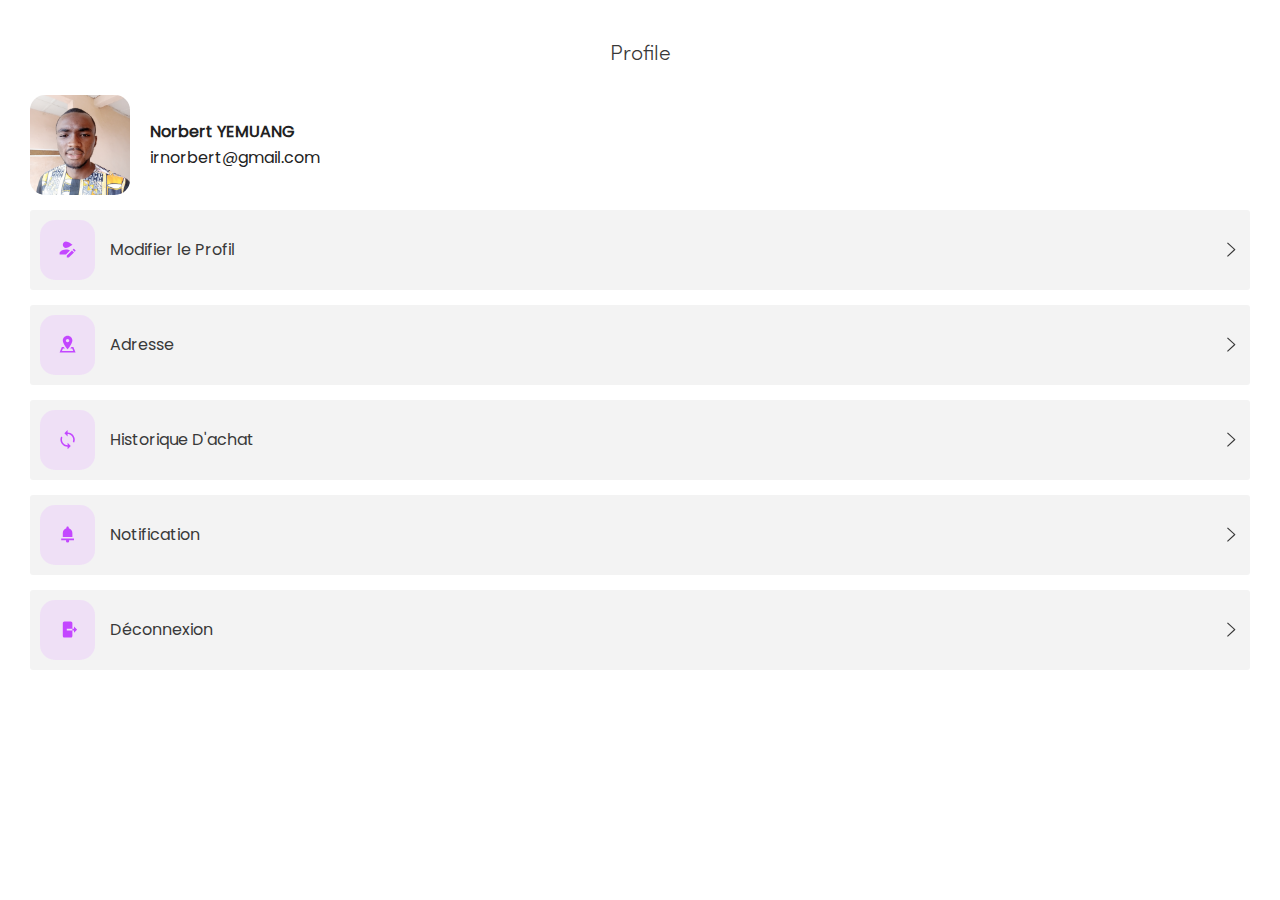
<file: profil.html>
<!DOCTYPE html>
<html lang="fr">

<head>
    <meta charset="UTF-8">
    <meta name="viewport" content="width=device-width, initial-scale=1.0,user-scalable=no">
    <title>Shoes e-commerce project</title>
    <link rel="stylesheet" href="./css/main.css">
    <link rel="stylesheet" href="./css/profil.css">
</head>

<body>
    <div class="container">
        <div class="container__profil">
            <span class="title">Profile</span>
            <div class="profil__information">
                <div class="img__profil_user">
                    <img src="./images/profil.jpg" alt="">
                </div>
                <div class="profil__user__info">
                    <span class="name__user">Norbert YEMUANG</span>
                    <span class="email__user">
                        irnorbert@gmail.com
                    </span>
                </div>
            </div>
            <div class="profil__menu">
                <div class="menu__profil">
                    <div class="icons__menu">
                        <svg xmlns="http://www.w3.org/2000/svg" viewBox="0 0 24 24">
                            <path d="M10 2C7.789063 2 6 3.789063 6 6C6 8.210938 7.789063 10 10 10C13 10 18 6 18 6C18 6 13 2 10 2 Z M 19.78125 11C19.621094 11 19.464844 11.066406 19.34375 11.1875L18.28125 12.25L20.75 14.71875L21.8125 13.65625C22.054688 13.414063 22.054688 13.023438 21.8125 12.78125L20.21875 11.1875C20.097656 11.066406 19.941406 11 19.78125 11 Z M 10 12C3.921875 12 2 16 2 16L2 18L10 18L14.90625 13.09375C13.707031 12.46875 12.101563 12 10 12 Z M 17.5 13L11 19.5L11 22L13.5 22L20 15.5Z" fill="#FFFFFF" />
                        </svg>
                    </div>
                    <span class="menu__title">Modifier le Profil</span>
                    <svg xmlns="http://www.w3.org/2000/svg" viewBox="0 0 16 16" class="more">
                        <path d="M5.710938 2.007813L5.039063 2.742188L10.761719 8L5.039063 13.253906L5.710938 13.996094L11.839844 8.367188C11.941406 8.273438 12 8.140625 12 8C12 7.859375 11.941406 7.726563 11.839844 7.632813Z" fill="#FFFFFF" />
                    </svg>
                </div>
                <div class="menu__profil">
                    <div class="icons__menu">
                        <svg xmlns="http://www.w3.org/2000/svg" viewBox="0 0 24 24">
                            <path d="M12 1C8.686 1 6 3.686 6 7C6 11.286 12 18 12 18C12 18 18 11.286 18 7C18 3.686 15.314 1 12 1 z M 12 4.8574219C13.184 4.8574219 14.142578 5.816 14.142578 7C14.142578 8.183 13.183 9.1425781 12 9.1425781C10.817 9.1425781 9.8574219 8.184 9.8574219 7C9.8574219 5.816 10.816 4.8574219 12 4.8574219 z M 4.8007812 15L2 22L22 22L19.199219 15L16.8125 15C16.3275 15.731 15.840578 16.408 15.392578 17L17.847656 17L19.046875 20L4.953125 20L6.1523438 17L8.6074219 17C8.1594219 16.408 7.6725 15.731 7.1875 15L4.8007812 15 z" fill="#FFFFFF" />
                        </svg>
                    </div>
                    <span class="menu__title">Adresse</span>
                    <svg xmlns="http://www.w3.org/2000/svg" viewBox="0 0 16 16" class="more">
                        <path d="M5.710938 2.007813L5.039063 2.742188L10.761719 8L5.039063 13.253906L5.710938 13.996094L11.839844 8.367188C11.941406 8.273438 12 8.140625 12 8C12 7.859375 11.941406 7.726563 11.839844 7.632813Z" fill="#FFFFFF" />
                    </svg>
                </div>

                <div class="menu__profil">
                    <div class="icons__menu">
                        <svg xmlns="http://www.w3.org/2000/svg" viewBox="0 0 24 24">
                            <path d="M12 0L8 4L12 8L12 5C15.859 5 19 8.14 19 12C19 12.88 18.82925 13.720094 18.53125 14.496094L20.046875 16.009766C20.651875 14.800766 21 13.442 21 12C21 7.038 16.963 3 12 3L12 0 z M 3.953125 7.9902344C3.348125 9.1992344 3 10.558 3 12C3 16.962 7.037 21 12 21L12 24L16 20L12 16L12 19C8.141 19 5 15.86 5 12C5 11.12 5.17075 10.279906 5.46875 9.5039062L3.953125 7.9902344 z" fill="#FFFFFF" />
                        </svg>
                    </div>
                    <span class="menu__title">Historique D'achat</span>
                    <svg xmlns="http://www.w3.org/2000/svg" viewBox="0 0 16 16" class="more">
                        <path d="M5.710938 2.007813L5.039063 2.742188L10.761719 8L5.039063 13.253906L5.710938 13.996094L11.839844 8.367188C11.941406 8.273438 12 8.140625 12 8C12 7.859375 11.941406 7.726563 11.839844 7.632813Z" fill="#FFFFFF" />
                    </svg>
                </div>

                <div class="menu__profil">
                    <div class="icons__menu">
                        <svg xmlns="http://www.w3.org/2000/svg" viewBox="0 0 24 24">
                            <path d="M12 2C11.172 2 10.5 2.672 10.5 3.5L10.5 4.1953125C7.9131836 4.862095 6 7.2048001 6 10L6 15L18 15L18 10C18 7.2048001 16.086816 4.862095 13.5 4.1953125L13.5 3.5C13.5 2.672 12.828 2 12 2 z M 4 17L4 19L10.269531 19 A 2 2 0 0 0 10 20 A 2 2 0 0 0 12 22 A 2 2 0 0 0 14 20 A 2 2 0 0 0 13.728516 19L20 19L20 17L4 17 z" fill="#FFFFFF" />
                        </svg>
                    </div>
                    <span class="menu__title">Notification</span>
                    <svg xmlns="http://www.w3.org/2000/svg" viewBox="0 0 16 16" class="more">
                        <path d="M5.710938 2.007813L5.039063 2.742188L10.761719 8L5.039063 13.253906L5.710938 13.996094L11.839844 8.367188C11.941406 8.273438 12 8.140625 12 8C12 7.859375 11.941406 7.726563 11.839844 7.632813Z" fill="#FFFFFF" />
                    </svg>
                </div>

                <div class="menu__profil">
                    <div class="icons__menu">
                        <svg xmlns="http://www.w3.org/2000/svg" viewBox="0 0 24 24">
                            <path d="M8 2C6.895 2 6 2.895 6 4L6 20C6 21.105 6.895 22 8 22L16 22C17.105 22 18 21.105 18 20L18 13L11 13L11 11L18 11L18 4C18 2.895 17.105 2 16 2L8 2 z M 18 11L18 13L20 13L20 16L24 12L20 8L20 11L18 11 z" fill="#FFFFFF" />
                        </svg>
                    </div>
                    <span class="menu__title">Déconnexion</span>
                    <svg xmlns="http://www.w3.org/2000/svg" viewBox="0 0 16 16" class="more">
                        <path d="M5.710938 2.007813L5.039063 2.742188L10.761719 8L5.039063 13.253906L5.710938 13.996094L11.839844 8.367188C11.941406 8.273438 12 8.140625 12 8C12 7.859375 11.941406 7.726563 11.839844 7.632813Z" fill="#FFFFFF" />
                    </svg>
                </div>

            </div>
        </div>
    </div>
</body></html>
</file>
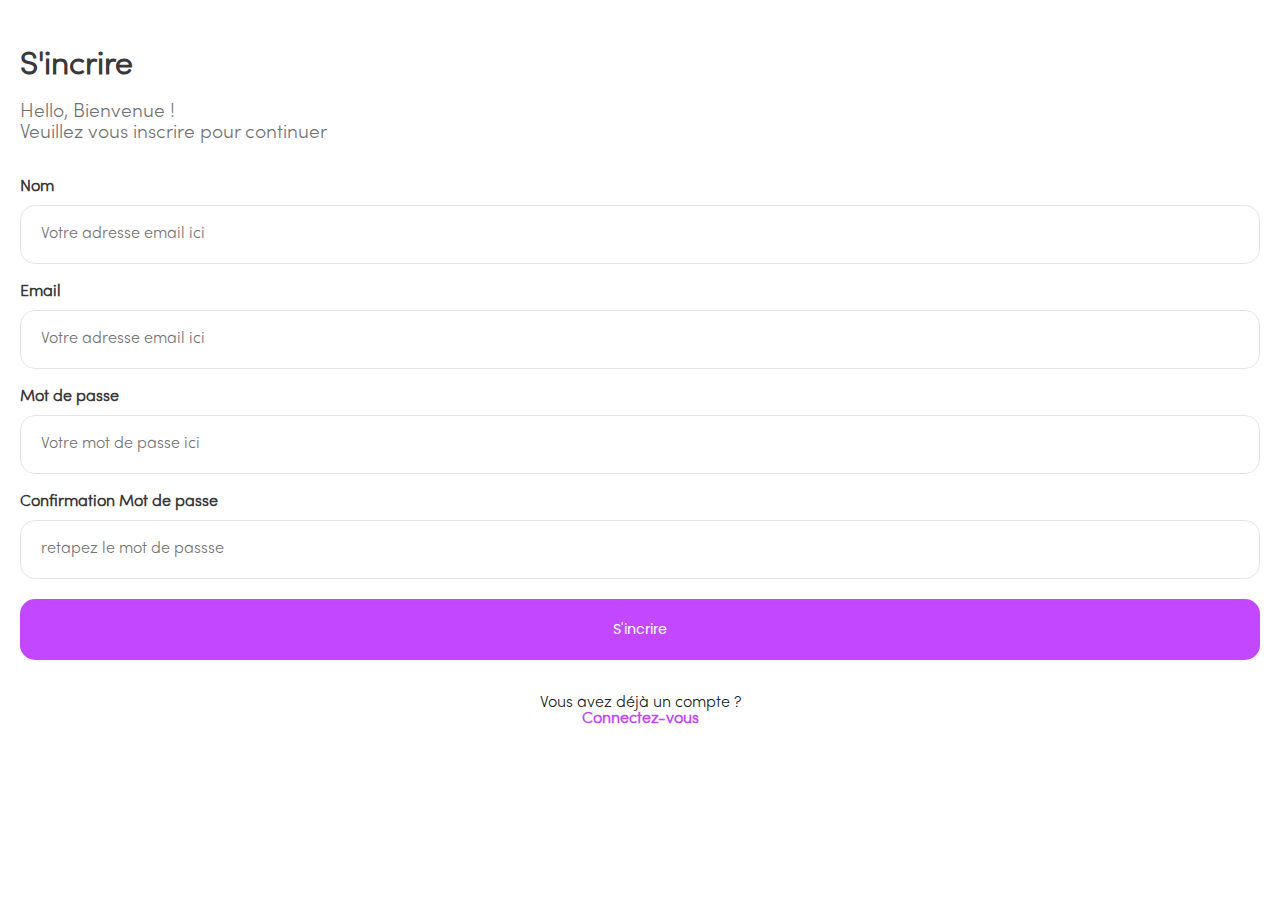
<file: register.html>
<!DOCTYPE html>
<html lang="en">
<head>
    <meta charset="UTF-8">
    <meta name="viewport" content="width=device-width, initial-scale=1.0,user-scalable=no">
    <title>Inscription</title>
    <link rel="stylesheet" href="./css/main.css">
    <link rel="stylesheet" href="./css/pagelogin.css">
</head>
<body>
    <div class="view__container login__page">
        <div class="header__page">
            <h1>S'incrire</h1>
            <p>Hello, Bienvenue ! <br> Veuillez vous inscrire pour continuer</p>
        </div>
          <form action="" class="form__signin form__page">
           <div class="form__control__box">
                <label for="NameUser">Nom</label>
                <input type="text" name="" id="NameUser" class="form__control__input" placeholder="Votre adresse email ici">
            </div>
            <div class="form__control__box">
                <label for="EmailUser">Email</label>
                <input type="email" name="" id="EmailUser" class="form__control__input" placeholder="Votre adresse email ici">
            </div>
            <div class="form__control__box">
                <label for="passwordlUser">Mot de passe</label>
                <input type="password" name="" id="passwordUser" class="form__control__input" placeholder="Votre mot de passe ici">
            </div>
           <div class="form__control__box">
                <label for="ConfirmpasswordlUser">Confirmation Mot de passe</label>
                <input type="password" name="" id="ConfirmpasswordUser" class="form__control__input" placeholder="retapez le mot de passse">
            </div>
            <button class="btn btn-round">S'incrire</button>
        </form>
        <span class="text__form">
            <p>Vous avez déjà un compte ?</p> <a href="./signin.html">Connectez-vous</a>
        </span>
    </div>
</body>
</html>
</file>
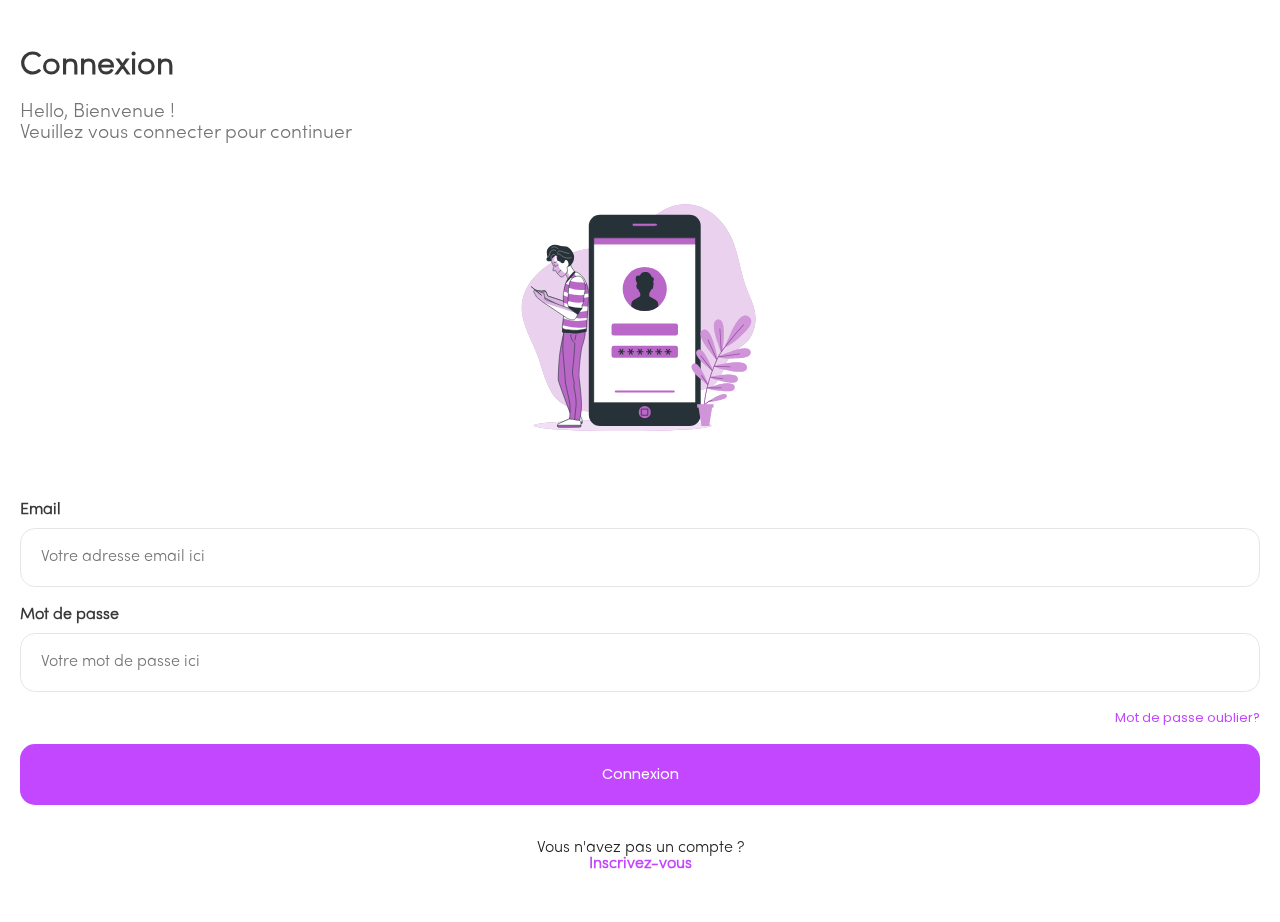
<file: signin.html>
<!DOCTYPE html>
<html lang="fr">

<head>
    <meta charset="UTF-8">
    <meta name="viewport" content="width=device-width, initial-scale=1.0,user-scalable=no">
    <title>Connexion</title>
    <link rel="stylesheet" href="./css/main.css">
    <link rel="stylesheet" href="./css/pagelogin.css">
</head>

<body>
    <div class="view__container login__page">
        <div class="header__page">
            <h1>Connexion</h1>
            <p>Hello, Bienvenue ! <br> Veuillez vous connecter pour continuer</p>
        </div>
        <div class="page__illustration">
            <svg xmlns="http://www.w3.org/2000/svg" xmlns:xlink="http://www.w3.org/1999/xlink" viewBox="0 0 500 500">
                <defs>
                    <clipPath id="freepik--clip-path--inject-1--inject-2">
                        <polygon points="122.68 213.83 89.75 203.08 86.82 195.34 80.13 195.13 67.99 192.83 69.45 195.34 84.73 206.43 88.5 208.31 122.94 226.3 122.68 213.83" style="fill:#fff;stroke:#263238;stroke-miterlimit:10;stroke-width:1.0039600000000002px"></polygon>
                    </clipPath>
                    <clipPath id="freepik--clip-path-2--inject-1--inject-2">
                        <polygon points="86.82 195.34 83.68 193.46 77.41 195.76 78.45 197.01 86.82 195.34" style="fill:#fff;stroke:#263238;stroke-linejoin:round;stroke-width:1.0039600000000002px"></polygon>
                    </clipPath>
                    <clipPath id="freepik--clip-path-3--inject-1--inject-2">
                        <path d="M129.67,144.06s-.51,4.5.76,7.39,8.32,12.68,8.32,12.68l-13.16,10.55s-5.46-11-6.5-12.78-2.29-9.44,1.1-14.93S128.46,140,129.67,144.06Z" style="fill:#fff;stroke:#263238;stroke-miterlimit:10;stroke-width:1.0039600000000002px"></path>
                    </clipPath>
                    <clipPath id="freepik--clip-path-4--inject-1--inject-2">
                        <path d="M133.75,135.82c-.81-5-6.54-15.17-15.63-14.78-5.9.26-8.66,1.45-11.22,2.9a33,33,0,0,0-5.8,4.34c-4.44,5.33-6,6.79-5.14,10.87a12.24,12.24,0,0,0,.75,4.78c1.36,3.63,2.29,6,3.47,7.73-.36,1.69-1.3,6.15-1.35,7.17s3,.31,4.54-.08c2.86,6.4,8.1,10.84,9.73,11.35,2.84.89,7.33-3.78,9.71-7.4s.58-7.69.59-9.31,5.35-5.18,7.33-6.31S134.55,140.81,133.75,135.82Z" style="fill:#fff;stroke:#263238;stroke-miterlimit:10"></path>
                    </clipPath>
                    <clipPath id="freepik--clip-path-5--inject-1--inject-2">
                        <path d="M144.65,171.54s7.09,4.83,7.25,16.24c.07,5-.45,9.67-1.6,17.86s-8.29,34.86-13.85,38.1-14.19-2.88-14.19-2.88L80.52,213.15,70.43,205l-5-9.44L67,192.56,79.31,202l-6.63-6.13,1.3-1.65,2.4,1.67,7,2.62,1.53,10,2.16,1.48L127,224.58s-.5-21.49-.13-25.6.88-14.44,5.28-21.93" style="fill:#fff;stroke:#263238;stroke-miterlimit:10;stroke-width:1.0039600000000002px"></path>
                    </clipPath>
                </defs>
                <!--Mobile login-->
                <g id="freepik--background-simple--inject-1--inject-2">
                    <path d="M409.13,103c-24.88-56.73-84.6-78.09-131.72-40-18.4,14.86-29.88,38.51-52.41,48-21.14,8.9-47.92,6.28-70.78,11.1C105.54,132.3,40,171,45,230.63c2.19,26.12,19.81,55.13,28.52,79.57,10,28.12,16,63.3,42.47,80.11,45.38,28.86,100.12,5.27,141-18,22-12.51,34.11-20.2,57.8-15.91,21.93,4,41.68,18,63.11,1.39,16.09-12.47,17.42-37.74,30.93-52.58,15.22-16.72,30.65-17.93,38.56-43.06,9.59-30.49-4.54-49.54-14.09-76.78S420.85,129.69,409.13,103Z" style="fill:#BA68C8"></path>
                    <g style="opacity:0.7000000000000001">
                        <path d="M409.13,103c-24.88-56.73-84.6-78.09-131.72-40-18.4,14.86-29.88,38.51-52.41,48-21.14,8.9-47.92,6.28-70.78,11.1C105.54,132.3,40,171,45,230.63c2.19,26.12,19.81,55.13,28.52,79.57,10,28.12,16,63.3,42.47,80.11,45.38,28.86,100.12,5.27,141-18,22-12.51,34.11-20.2,57.8-15.91,21.93,4,41.68,18,63.11,1.39,16.09-12.47,17.42-37.74,30.93-52.58,15.22-16.72,30.65-17.93,38.56-43.06,9.59-30.49-4.54-49.54-14.09-76.78S420.85,129.69,409.13,103Z" style="fill:#fff"></path>
                    </g>
                </g>
                <g id="freepik--Shadow--inject-1--inject-2">
                    <ellipse cx="219.81" cy="428.05" rx="154.58" ry="9.63" style="fill:#BA68C8"></ellipse>
                    <ellipse cx="219.81" cy="428.05" rx="154.58" ry="9.63" style="fill:#fff;opacity:0.8"></ellipse>
                </g>
                <g id="freepik--Device--inject-1--inject-2">
                    <rect x="161.11" y="61.86" width="194.29" height="367" rx="19.43" style="fill:#263238"></rect>
                    <rect x="169.74" y="102.16" width="177.02" height="286.4" style="fill:#fff;stroke:#263238;stroke-miterlimit:10;stroke-width:1.33739px"></rect>
                    <circle cx="258.26" cy="191" r="38.37" transform="translate(-59.42 238.56) rotate(-45)" style="fill:#BA68C8"></circle>
                    <path d="M308.63,370.55H207.89a1.72,1.72,0,0,1-1.73-1.72h0a1.72,1.72,0,0,1,1.73-1.73H308.63a1.72,1.72,0,0,1,1.72,1.73h0A1.72,1.72,0,0,1,308.63,370.55Z" style="fill:#BA68C8"></path>
                    <rect x="200.59" y="250.94" width="115.33" height="20.67" rx="4.01" style="fill:#BA68C8"></rect>
                    <rect x="200.59" y="289.6" width="115.33" height="20.67" rx="4.01" style="fill:#BA68C8"></rect>
                    <path d="M277.36,210.14l-11.29-6.5v-5.37a17.66,17.66,0,0,0,3.47-6.77,3.64,3.64,0,0,0,1.21.21c1.4,0,2.29-4.34,2.44-7.44,1.63-3.45-.59-5.47-.59-5.47s.92-.92,1.53-4.61-2.15-2.15-4.3-5.53-3.69-7.06-10.75-7.06a9.7,9.7,0,0,0-9.22,5.84,23.36,23.36,0,0,0-5.22.61c-2.16.61-2.77,7.68-.93,10.45a10.53,10.53,0,0,1,1.28,4.93c-.49-.6-1-.76-1.28.6-.61,3.07,1.85,7.37,1.85,7.37l1.27-.36a18,18,0,0,0,3.61,7.23v5.37l-11.29,6.5a8.68,8.68,0,0,0-4.34,7.51v3.72a38.35,38.35,0,0,0,46.89,0v-3.72A8.66,8.66,0,0,0,277.36,210.14Z" style="fill:#263238"></path>
                    <path d="M215.2,305.13a1,1,0,0,1-.69-.29.93.93,0,0,1-.31-.7,1,1,0,0,1,.15-.51l1.8-2.88-3.51.11a.94.94,0,0,1-.72-.27,1,1,0,0,1,0-1.33.91.91,0,0,1,.72-.28l3.46.13-1.78-2.87a1,1,0,0,1-.15-.52.93.93,0,0,1,.31-.7,1,1,0,0,1,.69-.29.9.9,0,0,1,.81.52l1.71,3.09,1.69-3.07a1,1,0,0,1,.87-.56.91.91,0,0,1,.67.3,1,1,0,0,1,.28.71,1,1,0,0,1-.13.49l-1.81,2.9,3.51-.13a.91.91,0,0,1,.72.28.93.93,0,0,1,.26.66,1,1,0,0,1-.26.67.94.94,0,0,1-.72.27l-3.53-.11L221,303.6a1,1,0,0,1,.15.53,1,1,0,0,1-1,1,.88.88,0,0,1-.8-.54l-1.67-3-1.66,3A.94.94,0,0,1,215.2,305.13Z" style="fill:#263238"></path>
                    <path d="M231.42,305.13a1,1,0,0,1-.69-.29.93.93,0,0,1-.31-.7,1,1,0,0,1,.15-.51l1.8-2.88-3.5.11a1,1,0,0,1-.73-.27.95.95,0,0,1,.73-1.61l3.45.13-1.78-2.87a1,1,0,0,1-.15-.52.93.93,0,0,1,.31-.7,1,1,0,0,1,.69-.29.9.9,0,0,1,.81.52l1.71,3.09,1.69-3.07a1,1,0,0,1,.87-.56.89.89,0,0,1,.67.3,1,1,0,0,1,.29.71,1,1,0,0,1-.14.49l-1.81,2.9L239,299a.89.89,0,0,1,.71.28.93.93,0,0,1,.26.66,1,1,0,0,1-.26.67.92.92,0,0,1-.71.27l-3.54-.11,1.76,2.85a1,1,0,0,1,.15.53,1,1,0,0,1-1,1,.88.88,0,0,1-.8-.54l-1.67-3-1.66,3A.94.94,0,0,1,231.42,305.13Z" style="fill:#263238"></path>
                    <path d="M247.65,305.13a1,1,0,0,1-.7-.29.93.93,0,0,1-.31-.7,1,1,0,0,1,.15-.51l1.8-2.88-3.5.11a.95.95,0,0,1-.73-1.6.94.94,0,0,1,.73-.28l3.45.13-1.78-2.87a1,1,0,0,1-.15-.52,1,1,0,0,1,.31-.7,1,1,0,0,1,.7-.29.9.9,0,0,1,.8.52l1.71,3.09,1.69-3.07a1,1,0,0,1,.87-.56.89.89,0,0,1,.67.3,1,1,0,0,1,.29.71,1,1,0,0,1-.14.49l-1.81,2.9,3.52-.13a.91.91,0,0,1,1,.94,1,1,0,0,1-.25.67.94.94,0,0,1-.72.27l-3.53-.11,1.75,2.85a1,1,0,0,1,.15.53,1,1,0,0,1-.31.7.94.94,0,0,1-.68.3.87.87,0,0,1-.79-.54l-1.68-3-1.66,3A.93.93,0,0,1,247.65,305.13Z" style="fill:#263238"></path>
                    <path d="M263.87,305.13a1,1,0,0,1-.7-.29,1,1,0,0,1-.3-.7.94.94,0,0,1,.14-.51l1.8-2.88-3.5.11a1,1,0,0,1-.73-.27,1,1,0,0,1,0-1.33,1,1,0,0,1,.73-.28l3.46.13L263,296.24a1,1,0,0,1-.15-.52,1,1,0,0,1,.31-.7,1,1,0,0,1,.7-.29.9.9,0,0,1,.81.52l1.7,3.09,1.69-3.07a1,1,0,0,1,.87-.56.89.89,0,0,1,.67.3,1,1,0,0,1,.29.71,1,1,0,0,1-.14.49l-1.81,2.9,3.52-.13a.91.91,0,0,1,1,.94,1,1,0,0,1-.25.67.94.94,0,0,1-.72.27l-3.53-.11,1.75,2.85a1,1,0,0,1,.15.53.93.93,0,0,1-.31.7.94.94,0,0,1-.68.3.87.87,0,0,1-.79-.54l-1.68-3-1.66,3A.93.93,0,0,1,263.87,305.13Z" style="fill:#263238"></path>
                    <path d="M280.09,305.13a1,1,0,0,1-.7-.29,1,1,0,0,1-.15-1.21l1.79-2.88-3.5.11a1,1,0,0,1-.73-.27,1,1,0,0,1,0-1.33,1,1,0,0,1,.73-.28l3.46.13-1.78-2.87a1,1,0,0,1-.15-.52,1,1,0,0,1,.3-.7,1,1,0,0,1,.7-.29.9.9,0,0,1,.81.52l1.7,3.09,1.69-3.07a1,1,0,0,1,.87-.56.91.91,0,0,1,.68.3,1,1,0,0,1,.28.71,1,1,0,0,1-.14.49l-1.81,2.9,3.52-.13a.91.91,0,0,1,1,.94,1,1,0,0,1-.25.67.94.94,0,0,1-.72.27l-3.53-.11,1.75,2.85a1,1,0,0,1,.15.53.93.93,0,0,1-.31.7.94.94,0,0,1-.68.3.87.87,0,0,1-.79-.54l-1.68-3-1.66,3A.93.93,0,0,1,280.09,305.13Z" style="fill:#263238"></path>
                    <path d="M296.31,305.13a1,1,0,0,1-.69-.29.93.93,0,0,1-.31-.7,1,1,0,0,1,.15-.51l1.79-2.88-3.5.11a.93.93,0,0,1-1-.94.93.93,0,0,1,.27-.66.91.91,0,0,1,.72-.28l3.46.13-1.78-2.87a1,1,0,0,1-.15-.52,1,1,0,0,1,.3-.7,1,1,0,0,1,.7-.29.9.9,0,0,1,.81.52l1.7,3.09,1.7-3.07a1,1,0,0,1,.86-.56.91.91,0,0,1,.68.3,1,1,0,0,1,.28.71,1,1,0,0,1-.13.49l-1.81,2.9,3.51-.13a.91.91,0,0,1,.72.28.93.93,0,0,1,.26.66,1,1,0,0,1-.26.67.94.94,0,0,1-.72.27l-3.53-.11,1.75,2.85a1,1,0,0,1,.15.53,1,1,0,0,1-.3.7,1,1,0,0,1-.69.3.87.87,0,0,1-.79-.54l-1.68-3-1.66,3A.93.93,0,0,1,296.31,305.13Z" style="fill:#263238"></path>
                    <rect x="169.74" y="102.54" width="177.02" height="11.09" style="fill:#BA68C8;mix-blend-mode:multiply"></rect>
                    <path d="M277.5,82.11H239a2.62,2.62,0,0,1-2.62-2.62h0A2.62,2.62,0,0,1,239,76.87H277.5a2.62,2.62,0,0,1,2.62,2.62h0A2.62,2.62,0,0,1,277.5,82.11Z" style="fill:#BA68C8;stroke:#263238;stroke-linecap:round;stroke-linejoin:round;stroke-width:1.33739px"></path>
                    <path d="M268.75,404.74a10.5,10.5,0,1,0-10.49,10.49A10.5,10.5,0,0,0,268.75,404.74Z" style="fill:#BA68C8"></path>
                    <rect x="252.94" y="399.42" width="10.64" height="10.64" style="fill:#BA68C8;stroke:#263238;stroke-linecap:round;stroke-linejoin:round;stroke-width:1.33739px"></rect>
                </g>
                <g id="freepik--Plant--inject-1--inject-2">
                    <path d="M385,284s-13.94-35.42-1.53-39.63c12.92-4.39,12.35,19,11.85,30.4-1.05,24.36-3.74,28.89-5.75,22.94Zm-4.19,27.63c3.83,5,4.91-.18-2-23.57-3.24-11-10.28-33.25-21.08-24.9-10.37,8,14.31,37,14.31,37Zm-7.4,20.3c3.65,3.24,3.72-.85-4.95-17.74-4.07-7.91-12.68-23.92-19.73-16-6.77,7.64,16.3,26.21,16.3,26.21Zm-8,24.14c3.65,3.25,3.72-.85-4.95-17.73-4.07-7.91-12.68-23.93-19.73-16C334,330,357,348.57,357,348.57Zm23.1-49.14c-5.84,2.28-1.2,4.76,23.19,4.69,11.44,0,34.8-.52,29.82-13.23-4.77-12.21-39.51,3.34-39.51,3.34Zm-6.65,16.24c-6.18,1.07-2.12,4.43,21.8,9.21,11.21,2.25,34.2,6.4,31.85-7-2.25-12.92-39.39-4.58-39.39-4.58ZM374.42,343c-5.26.76-1.9,3.69,18.21,8.29,9.43,2.16,28.78,6.21,27.1-5.22-1.6-11-33.2-4.78-33.2-4.78Zm-5.65,18.37c-5.15,1.31-1.5,3.87,19,6.31,9.6,1.14,29.27,3.12,26.4-8.07-2.77-10.74-33.53-1.23-33.53-1.23ZM398.91,287c-3,6.72,3.23,5.7,24.41-12.78,9.92-8.67,29.82-26.81,14.06-35.84-15.13-8.68-31.4,33.2-31.4,33.2Zm-29.36,98.3c-3.17,1.85-.06,2.57,14.48-.33,6.82-1.35,20.69-4.35,16-10.27C395.49,369,376.89,381,376.89,381Z" style="fill:#BA68C8"></path>
                    <path d="M385,284s-13.94-35.42-1.53-39.63c12.92-4.39,12.35,19,11.85,30.4-1.05,24.36-3.74,28.89-5.75,22.94Zm-4.19,27.63c3.83,5,4.91-.18-2-23.57-3.24-11-10.28-33.25-21.08-24.9-10.37,8,14.31,37,14.31,37Zm-7.4,20.3c3.65,3.24,3.72-.85-4.95-17.74-4.07-7.91-12.68-23.92-19.73-16-6.77,7.64,16.3,26.21,16.3,26.21Zm-8,24.14c3.65,3.25,3.72-.85-4.95-17.73-4.07-7.91-12.68-23.93-19.73-16C334,330,357,348.57,357,348.57Zm23.1-49.14c-5.84,2.28-1.2,4.76,23.19,4.69,11.44,0,34.8-.52,29.82-13.23-4.77-12.21-39.51,3.34-39.51,3.34Zm-6.65,16.24c-6.18,1.07-2.12,4.43,21.8,9.21,11.21,2.25,34.2,6.4,31.85-7-2.25-12.92-39.39-4.58-39.39-4.58ZM374.42,343c-5.26.76-1.9,3.69,18.21,8.29,9.43,2.16,28.78,6.21,27.1-5.22-1.6-11-33.2-4.78-33.2-4.78Zm-5.65,18.37c-5.15,1.31-1.5,3.87,19,6.31,9.6,1.14,29.27,3.12,26.4-8.07-2.77-10.74-33.53-1.23-33.53-1.23ZM398.91,287c-3,6.72,3.23,5.7,24.41-12.78,9.92-8.67,29.82-26.81,14.06-35.84-15.13-8.68-31.4,33.2-31.4,33.2Zm-29.36,98.3c-3.17,1.85-.06,2.57,14.48-.33,6.82-1.35,20.69-4.35,16-10.27C395.49,369,376.89,381,376.89,381Z" style="fill:#fff;opacity:0.30000000000000004"></path>
                    <path d="M391.15,300.49l-2.43-40.43m-5.26,53.77L368.1,279.06m55,24.66L386.29,309M375.5,332.57,355.57,307M379,324.73l27.46,1.38M372.5,344.34l21,2.08M367.43,356.8,357,341.11m9.23,21.23,24.69.23m-29.69,46.09a.63.63,0,0,0,.58-.67c-1.57-23.58,7.55-62.2,22.18-93.9,9.35-20.26,46-60.08,46.39-60.48a.63.63,0,0,0,0-.89.62.62,0,0,0-.88,0c-.37.4-37.17,40.37-46.6,60.81C368,346,359,383.92,360.6,408.07a.64.64,0,0,0,.63.59Zm29.91-107.55a.63.63,0,0,0,.59-.66L389.34,260a.62.62,0,0,0-.66-.59.63.63,0,0,0-.59.66l2.43,40.43a.62.62,0,0,0,.62.59Zm-7.46,13.29a.63.63,0,0,0,.32-.82l-15.37-34.77a.62.62,0,0,0-1.14.5l15.36,34.77a.63.63,0,0,0,.57.38A.62.62,0,0,0,383.72,314.4Zm2.66-4.8,36.79-5.26a.63.63,0,1,0-.17-1.24l-36.79,5.26a.62.62,0,0,0,.08,1.24Zm-10.49,23.47a.63.63,0,0,0,.11-.88l-19.94-25.62a.63.63,0,1,0-1,.77L375,333a.62.62,0,0,0,.49.24A.63.63,0,0,0,375.89,333.07Zm31.16-6.93a.63.63,0,0,0-.6-.65L379,324.1a.63.63,0,0,0-.06,1.25l27.46,1.39h0A.63.63,0,0,0,407.05,326.14Zm-12.93,20.34a.62.62,0,0,0-.56-.69l-21-2.07a.62.62,0,0,0-.68.56.63.63,0,0,0,.56.68l21,2.08h.06A.62.62,0,0,0,394.12,346.48Zm-26.35,10.84a.63.63,0,0,0,.18-.87l-10.38-15.69a.64.64,0,0,0-.87-.17.63.63,0,0,0-.18.87l10.38,15.69a.65.65,0,0,0,.53.28A.6.6,0,0,0,367.77,357.32Zm23.82,5.25a.64.64,0,0,0-.62-.63l-24.69-.23h0a.62.62,0,0,0-.62.62.61.61,0,0,0,.62.63l24.69.23h0A.63.63,0,0,0,391.59,362.57Zm-33.13,36.92c.05-.11,4.26-11.71,16.92-14.48a.63.63,0,0,0,.48-.75.64.64,0,0,0-.75-.47c-13.35,2.92-17.78,15.17-17.83,15.29a.64.64,0,0,0,.39.8l.2,0A.62.62,0,0,0,358.46,399.49Zm2.81,9.17a.63.63,0,0,0,.58-.67c-1.57-23.58,7.55-62.2,22.18-93.9,9.35-20.26,46-60.08,46.39-60.48a.63.63,0,0,0,0-.89.62.62,0,0,0-.88,0c-.37.4-37.17,40.37-46.6,60.81C368,346,359,383.92,360.6,408.07a.64.64,0,0,0,.63.59Zm29.91-107.55a.63.63,0,0,0,.59-.66L389.34,260a.62.62,0,0,0-.66-.59.63.63,0,0,0-.59.66l2.43,40.43a.62.62,0,0,0,.62.59Zm-7.46,13.29a.63.63,0,0,0,.32-.82l-15.37-34.77a.62.62,0,0,0-1.14.5l15.36,34.77a.63.63,0,0,0,.57.38A.62.62,0,0,0,383.72,314.4Zm2.66-4.8,36.79-5.26a.63.63,0,1,0-.17-1.24l-36.79,5.26a.62.62,0,0,0,.08,1.24Zm-10.49,23.47a.63.63,0,0,0,.11-.88l-19.94-25.62a.63.63,0,1,0-1,.77L375,333a.62.62,0,0,0,.49.24A.63.63,0,0,0,375.89,333.07Zm31.16-6.93a.63.63,0,0,0-.6-.65L379,324.1a.63.63,0,0,0-.06,1.25l27.46,1.39h0A.63.63,0,0,0,407.05,326.14Zm-12.93,20.34a.62.62,0,0,0-.56-.69l-21-2.07a.62.62,0,0,0-.68.56.63.63,0,0,0,.56.68l21,2.08h.06A.62.62,0,0,0,394.12,346.48Zm-26.35,10.84a.63.63,0,0,0,.18-.87l-10.38-15.69a.64.64,0,0,0-.87-.17.63.63,0,0,0-.18.87l10.38,15.69a.65.65,0,0,0,.53.28A.6.6,0,0,0,367.77,357.32Zm23.82,5.25a.64.64,0,0,0-.62-.63l-24.69-.23h0a.62.62,0,0,0-.62.62.61.61,0,0,0,.62.63l24.69.23h0A.63.63,0,0,0,391.59,362.57Zm-33.13,36.92c.05-.11,4.26-11.71,16.92-14.48a.63.63,0,0,0,.48-.75.64.64,0,0,0-.75-.47c-13.35,2.92-17.78,15.17-17.83,15.29a.64.64,0,0,0,.39.8l.2,0A.62.62,0,0,0,358.46,399.49Z" style="fill:#BA68C8"></path>
                    <path d="M391.15,300.49l-2.43-40.43m-5.26,53.77L368.1,279.06m55,24.66L386.29,309M375.5,332.57,355.57,307M379,324.73l27.46,1.38M372.5,344.34l21,2.08M367.43,356.8,357,341.11m9.23,21.23,24.69.23m-29.69,46.09a.63.63,0,0,0,.58-.67c-1.57-23.58,7.55-62.2,22.18-93.9,9.35-20.26,46-60.08,46.39-60.48a.63.63,0,0,0,0-.89.62.62,0,0,0-.88,0c-.37.4-37.17,40.37-46.6,60.81C368,346,359,383.92,360.6,408.07a.64.64,0,0,0,.63.59Zm29.91-107.55a.63.63,0,0,0,.59-.66L389.34,260a.62.62,0,0,0-.66-.59.63.63,0,0,0-.59.66l2.43,40.43a.62.62,0,0,0,.62.59Zm-7.46,13.29a.63.63,0,0,0,.32-.82l-15.37-34.77a.62.62,0,0,0-1.14.5l15.36,34.77a.63.63,0,0,0,.57.38A.62.62,0,0,0,383.72,314.4Zm2.66-4.8,36.79-5.26a.63.63,0,1,0-.17-1.24l-36.79,5.26a.62.62,0,0,0,.08,1.24Zm-10.49,23.47a.63.63,0,0,0,.11-.88l-19.94-25.62a.63.63,0,1,0-1,.77L375,333a.62.62,0,0,0,.49.24A.63.63,0,0,0,375.89,333.07Zm31.16-6.93a.63.63,0,0,0-.6-.65L379,324.1a.63.63,0,0,0-.06,1.25l27.46,1.39h0A.63.63,0,0,0,407.05,326.14Zm-12.93,20.34a.62.62,0,0,0-.56-.69l-21-2.07a.62.62,0,0,0-.68.56.63.63,0,0,0,.56.68l21,2.08h.06A.62.62,0,0,0,394.12,346.48Zm-26.35,10.84a.63.63,0,0,0,.18-.87l-10.38-15.69a.64.64,0,0,0-.87-.17.63.63,0,0,0-.18.87l10.38,15.69a.65.65,0,0,0,.53.28A.6.6,0,0,0,367.77,357.32Zm23.82,5.25a.64.64,0,0,0-.62-.63l-24.69-.23h0a.62.62,0,0,0-.62.62.61.61,0,0,0,.62.63l24.69.23h0A.63.63,0,0,0,391.59,362.57Zm-33.13,36.92c.05-.11,4.26-11.71,16.92-14.48a.63.63,0,0,0,.48-.75.64.64,0,0,0-.75-.47c-13.35,2.92-17.78,15.17-17.83,15.29a.64.64,0,0,0,.39.8l.2,0A.62.62,0,0,0,358.46,399.49Zm2.81,9.17a.63.63,0,0,0,.58-.67c-1.57-23.58,7.55-62.2,22.18-93.9,9.35-20.26,46-60.08,46.39-60.48a.63.63,0,0,0,0-.89.62.62,0,0,0-.88,0c-.37.4-37.17,40.37-46.6,60.81C368,346,359,383.92,360.6,408.07a.64.64,0,0,0,.63.59Zm29.91-107.55a.63.63,0,0,0,.59-.66L389.34,260a.62.62,0,0,0-.66-.59.63.63,0,0,0-.59.66l2.43,40.43a.62.62,0,0,0,.62.59Zm-7.46,13.29a.63.63,0,0,0,.32-.82l-15.37-34.77a.62.62,0,0,0-1.14.5l15.36,34.77a.63.63,0,0,0,.57.38A.62.62,0,0,0,383.72,314.4Zm2.66-4.8,36.79-5.26a.63.63,0,1,0-.17-1.24l-36.79,5.26a.62.62,0,0,0,.08,1.24Zm-10.49,23.47a.63.63,0,0,0,.11-.88l-19.94-25.62a.63.63,0,1,0-1,.77L375,333a.62.62,0,0,0,.49.24A.63.63,0,0,0,375.89,333.07Zm31.16-6.93a.63.63,0,0,0-.6-.65L379,324.1a.63.63,0,0,0-.06,1.25l27.46,1.39h0A.63.63,0,0,0,407.05,326.14Zm-12.93,20.34a.62.62,0,0,0-.56-.69l-21-2.07a.62.62,0,0,0-.68.56.63.63,0,0,0,.56.68l21,2.08h.06A.62.62,0,0,0,394.12,346.48Zm-26.35,10.84a.63.63,0,0,0,.18-.87l-10.38-15.69a.64.64,0,0,0-.87-.17.63.63,0,0,0-.18.87l10.38,15.69a.65.65,0,0,0,.53.28A.6.6,0,0,0,367.77,357.32Zm23.82,5.25a.64.64,0,0,0-.62-.63l-24.69-.23h0a.62.62,0,0,0-.62.62.61.61,0,0,0,.62.63l24.69.23h0A.63.63,0,0,0,391.59,362.57Zm-33.13,36.92c.05-.11,4.26-11.71,16.92-14.48a.63.63,0,0,0,.48-.75.64.64,0,0,0-.75-.47c-13.35,2.92-17.78,15.17-17.83,15.29a.64.64,0,0,0,.39.8l.2,0A.62.62,0,0,0,358.46,399.49Z" style="opacity:0.2"></path>
                    <polygon points="377.56 391.03 349.25 391.03 349.25 396.89 351.72 396.89 356.83 428.86 369.98 428.86 375.09 396.89 377.56 396.89 377.56 391.03" style="fill:#BA68C8"></polygon>
                    <polygon points="377.56 391.03 349.25 391.03 349.25 396.89 351.72 396.89 356.83 428.86 369.98 428.86 375.09 396.89 377.56 396.89 377.56 391.03" style="fill:#fff;opacity:0.30000000000000004"></polygon>
                </g>
                <g id="freepik--Character--inject-1--inject-2">
                    <polygon points="122.68 213.83 89.75 203.08 86.82 195.34 80.13 195.13 67.99 192.83 69.45 195.34 84.73 206.43 88.5 208.31 122.94 226.3 122.68 213.83" style="fill:#fff;stroke:#263238;stroke-miterlimit:10;stroke-width:1.0039600000000002px"></polygon>
                    <polygon points="86.82 195.34 83.68 193.46 77.41 195.76 78.45 197.01 86.82 195.34" style="fill:#fff;stroke:#263238;stroke-linejoin:round;stroke-width:1.0039600000000002px"></polygon>
                    <polygon points="122.68 213.83 89.75 203.08 86.82 195.34 80.13 195.13 67.99 192.83 69.45 195.34 84.73 206.43 88.5 208.31 122.94 226.3 122.68 213.83" style="fill:#fff"></polygon>
                    <g style="clip-path:url(#freepik--clip-path--inject-1--inject-2)">
                        <polygon points="122.68 213.83 89.75 203.08 86.82 195.34 80.13 195.13 67.99 192.83 69.45 195.34 84.73 206.43 88.5 208.31 122.94 226.3 122.68 213.83" style="fill:#BA68C8;stroke:#263238;stroke-miterlimit:10;stroke-width:1.0039600000000002px;opacity:0.5"></polygon>
                    </g>
                    <polygon points="122.68 213.83 89.75 203.08 86.82 195.34 80.13 195.13 67.99 192.83 69.45 195.34 84.73 206.43 88.5 208.31 122.94 226.3 122.68 213.83" style="fill:none;stroke:#263238;stroke-miterlimit:10;stroke-width:1.0039600000000002px"></polygon>
                    <polygon points="86.82 195.34 83.68 193.46 77.41 195.76 78.45 197.01 86.82 195.34" style="fill:#fff"></polygon>
                    <g style="clip-path:url(#freepik--clip-path-2--inject-1--inject-2)">
                        <polygon points="86.82 195.34 83.68 193.46 77.41 195.76 78.45 197.01 86.82 195.34" style="fill:#BA68C8;stroke:#263238;stroke-linejoin:round;stroke-width:1.0039600000000002px;opacity:0.5"></polygon>
                    </g>
                    <polygon points="86.82 195.34 83.68 193.46 77.41 195.76 78.45 197.01 86.82 195.34" style="fill:none;stroke:#263238;stroke-linejoin:round;stroke-width:1.0039600000000002px"></polygon>
                    <path d="M129.67,144.06s-.51,4.5.76,7.39,8.32,12.68,8.32,12.68l-13.16,10.55s-5.46-11-6.5-12.78-2.29-9.44,1.1-14.93S128.46,140,129.67,144.06Z" style="fill:#fff"></path>
                    <g style="clip-path:url(#freepik--clip-path-3--inject-1--inject-2)">
                        <polygon points="122.91 158.52 128.62 170.36 125.58 174.69 119.84 164.44 122.91 158.52" style="fill:#BA68C8;opacity:0.5;mix-blend-mode:multiply"></polygon>
                    </g>
                    <path d="M129.67,144.06s-.51,4.5.76,7.39,8.32,12.68,8.32,12.68l-13.16,10.55s-5.46-11-6.5-12.78-2.29-9.44,1.1-14.93S128.46,140,129.67,144.06Z" style="fill:none;stroke:#263238;stroke-miterlimit:10;stroke-width:1.0039600000000002px"></path>
                    <path d="M133.75,135.82c-.81-5-6.54-15.17-15.63-14.78-5.9.26-8.66,1.45-11.22,2.9a33,33,0,0,0-5.8,4.34c-4.44,5.33-6,6.79-5.14,10.87a12.24,12.24,0,0,0,.75,4.78c1.36,3.63,2.29,6,3.47,7.73-.36,1.69-1.3,6.15-1.35,7.17s3,.31,4.54-.08c2.86,6.4,8.1,10.84,9.73,11.35,2.84.89,7.33-3.78,9.71-7.4s.58-7.69.59-9.31,5.35-5.18,7.33-6.31S134.55,140.81,133.75,135.82Z" style="fill:#fff"></path>
                    <g style="clip-path:url(#freepik--clip-path-4--inject-1--inject-2)">
                        <path d="M96,139.15a12.24,12.24,0,0,0,.75,4.78c1.36,3.63,2.29,6,3.47,7.73-.36,1.69-1.3,6.15-1.35,7.17s3,.31,4.54-.08c2.86,6.4,8.1,10.84,9.73,11.35,2.84.89,7.33-3.78,9.71-7.4a7.29,7.29,0,0,0,1.13-3c-.13-.47-.22-.76-.22-.76s-1.34,5.15-4,4.48-6.73-6-9-7.84-1.34-4.26-1.79-7-7.17-5.15-7.62-6.72,1.12-8.07,1.12-8.07,2.55-3.4,2-2a9.52,9.52,0,0,0,.67,7.39,5.1,5.1,0,0,0,4.71,2.91L112.29,130l-5.15-4.26-6,2.5C96.66,133.61,95.13,135.07,96,139.15Z" style="fill:#BA68C8;opacity:0.5;mix-blend-mode:multiply"></path>
                    </g>
                    <path d="M133.75,135.82c-.81-5-6.54-15.17-15.63-14.78-5.9.26-8.66,1.45-11.22,2.9a33,33,0,0,0-5.8,4.34c-4.44,5.33-6,6.79-5.14,10.87a12.24,12.24,0,0,0,.75,4.78c1.36,3.63,2.29,6,3.47,7.73-.36,1.69-1.3,6.15-1.35,7.17s3,.31,4.54-.08c2.86,6.4,8.1,10.84,9.73,11.35,2.84.89,7.33-3.78,9.71-7.4s.58-7.69.59-9.31,5.35-5.18,7.33-6.31S134.55,140.81,133.75,135.82Z" style="fill:none;stroke:#263238;stroke-miterlimit:10"></path>
                    <path d="M101.42,148.64l1,2.86s2.15.71,4.77-2.15" style="fill:none;stroke:#263238;stroke-linecap:round;stroke-miterlimit:10"></path>
                    <path d="M108.81,162s2.38-.24,3.34-3.58" style="fill:none;stroke:#263238;stroke-linecap:round;stroke-miterlimit:10"></path>
                    <path d="M99.75,146.25s.71-2.15,5-2.15" style="fill:none;stroke:#263238;stroke-linecap:round;stroke-miterlimit:10"></path>
                    <path d="M121.74,117.06a71.06,71.06,0,0,0-9.41-.72s-9.42-5.43-18.47.36-4.7,15.93-4.7,18.46-2.9,2.54-1.09,5.8S96,142.42,96,142.42a8.7,8.7,0,0,1,3.27-6.35c3.26-2.53,5.86-3.08,6.94-2.35,0,0-.72,5.43.36,7.6,0,0,3.62,1.81,4.71,1.81s-.71,1.53,2.9,2.89a4.52,4.52,0,0,0,4-.47c.53-2.2,1.69-5.51,3.85-4.74,3.17,1.13,6.06,8.93,1.77,11.59,5.16.94,11.41-8.19,11.78-16.51S127.1,118,121.74,117.06Z" style="fill:#263238"></path>
                    <path d="M106.37,130.15s2.66-1.43,5.92,1.63,9.6,7.15,18,4.9" style="fill:none;stroke:#fff;stroke-linecap:round;stroke-linejoin:round;stroke-width:0.5px"></path>
                    <path d="M106,127.7s1.83-2.86,4.89-2.86,10.21,4.29,15.92,4.29" style="fill:none;stroke:#fff;stroke-linecap:round;stroke-linejoin:round;stroke-width:0.5px"></path>
                    <path d="M103.92,133.21s-3.47-4.28-6.73-.81S96,139.15,96,139.15" style="fill:none;stroke:#fff;stroke-linecap:round;stroke-linejoin:round;stroke-width:0.5px"></path>
                    <path d="M90.05,136.07a10.6,10.6,0,0,0,3.46-6.94c.41-4.49,6.54-8.37,10.41-4.69" style="fill:none;stroke:#fff;stroke-linecap:round;stroke-linejoin:round;stroke-width:0.5px"></path>
                    <path d="M96.37,119.74s6.13-5.92,11.23,1.63" style="fill:none;stroke:#fff;stroke-linecap:round;stroke-linejoin:round;stroke-width:0.5px"></path>
                    <path d="M146.26,410.81s3.77,5.86,3.35,9.63l-.41,3.77S135.37,428,132.44,428,114,426.53,114,426.53l-.67-2.66a.88.88,0,0,1,.48-1l13.83-6.45,4.36-4.77Z" style="fill:#fff;stroke:#263238;stroke-miterlimit:10;stroke-width:1.0039600000000002px"></path>
                    <path d="M134.54,425.05c3.75.29,10.87-2,15-3.46l-.29,2.62S135.37,428,132.44,428,114,426.53,114,426.53l-.48-1.9C116,424.64,129.58,424.67,134.54,425.05Z" style="fill:#BA68C8;stroke:#263238;stroke-miterlimit:10;stroke-width:1.0039600000000002px"></path>
                    <path d="M127.66,416.42l-20.13,8.76s-1.72,4.31,0,5.17,39.22,0,39.22,0,2.59-6.81-1.5-11.38S127.66,416.42,127.66,416.42Z" style="fill:#fff;stroke:#263238;stroke-miterlimit:10;stroke-width:1.0039600000000002px"></path>
                    <path d="M146.75,430.35s-37.5.86-39.22,0c-.83-.42-.86-1.63-.67-2.78h40.55A15.25,15.25,0,0,1,146.75,430.35Z" style="fill:#BA68C8;stroke:#263238;stroke-miterlimit:10;stroke-width:1.0039600000000002px"></path>
                    <path d="M118.14,264.21s-5.26,23.31-7.25,37.89-3.16,43.79-2.74,47.14,21.36,59.48,21.36,59.48l2.09,5,14.66-2.93s-6.7-21.36-9.21-33.09-8-31-8-34.35,13-67.33,13.93-71.53,5.15-10.65,5.15-10.65l-28.07-.57Z" style="fill:#BA68C8;stroke:#263238;stroke-miterlimit:10;stroke-width:1.0039600000000002px"></path>
                    <path d="M118.14,264.21s-3.08,21.29-1.81,36.09,4,46.31,4,51,7.57,32.7,8,41.5c.67,12.71-.27,19-.27,19l-.45,4.61s8.83,1.26,10.76,1.81a23.9,23.9,0,0,0,6.83.74s3.21-14.13,3.21-26.17-2.67-36.82-4-46.86,2.86-48.77,5.24-56,7.58-22.54,4.08-30.36S118.14,264.21,118.14,264.21Z" style="fill:#BA68C8;stroke:#263238;stroke-miterlimit:10;stroke-width:1.0039600000000002px"></path>
                    <path d="M157.62,255.65l-.32,9.52s-5.7,1.13-13.38,2.46c-6.34,1.1-22.26-.29-27.62-.81a1.86,1.86,0,0,1-1.69-2l.52-8.6Z" style="fill:#263238"></path>
                    <path d="M135.34,160.75s-9,9.73-12.39,15.78-4.73,15.32-6,22.62,2.17,24.44,1.2,32.31l-3.07,24.79s-.66,1.68,1.55,3.52,13,2.51,22.75,3c3.56.18,14.19-2.11,15.93-2.22,2.1-.13,2.17-2.8,2.26-4.9.42-9.87,2.2-36.18,3.37-47.64C163.35,184.64,150.16,162.08,135.34,160.75Z" style="fill:#fff;stroke:#263238;stroke-miterlimit:10;stroke-width:1.0039600000000002px"></path>
                    <path d="M159.84,221.3c.4-5.19.8-9.9,1.15-13.29.1-1,.16-2,.21-3l-23.91,4-20.54-7a113.78,113.78,0,0,0,.72,12.72l20.15,5.64Z" style="fill:#BA68C8;mix-blend-mode:multiply"></path>
                    <path d="M134.45,161.73c-1.36,1.51-4.06,4.58-6.63,7.84L143,185l5-2Z" style="fill:#BA68C8;mix-blend-mode:multiply"></path>
                    <path d="M135.34,160.75s-9,9.73-12.39,15.78a30.69,30.69,0,0,0-2.43,5.78l18.1-20.91A17,17,0,0,0,135.34,160.75Z" style="fill:#263238"></path>
                    <path d="M117.65,195.21l19.64,6.46,23.85-2.74a55.93,55.93,0,0,0-3.91-17.31L138,189.33l-17.19-7.79A90.47,90.47,0,0,0,117.65,195.21Z" style="fill:#BA68C8;mix-blend-mode:multiply"></path>
                    <path d="M151.46,245.78a60.81,60.81,0,0,1-29.74-2.43l-4.79-1.64-1.49,12,5.46,1.53a82.33,82.33,0,0,0,31.93,2.46l4.41-.53a4,4,0,0,0,.38-1.55c.12-2.67.33-6.55.6-11Z" style="fill:#BA68C8;mix-blend-mode:multiply"></path>
                    <path d="M154.13,229.44A60.58,60.58,0,0,1,124.39,227l-6.1-2.09a39.4,39.4,0,0,1-.09,6.54l-.71,5.77,6.08,1.7a82.29,82.29,0,0,0,31.92,2.47l3-.36c.25-4,.54-8.26.85-12.47Z" style="fill:#BA68C8;mix-blend-mode:multiply"></path>
                    <rect x="58" y="193.74" width="24.81" height="1.33" transform="translate(3.45 390.03) rotate(-141.2)" style="fill:#263238"></rect>
                    <path d="M144.65,171.54s7.09,4.83,7.25,16.24c.07,5-.45,9.67-1.6,17.86s-8.29,34.86-13.85,38.1-14.19-2.88-14.19-2.88L80.52,213.15,70.43,205l-5-9.44L67,192.56,79.31,202l-6.63-6.13,1.3-1.65,2.4,1.67,7,2.62,1.53,10,2.16,1.48L127,224.58s-.5-21.49-.13-25.6.88-14.44,5.28-21.93" style="fill:#fff"></path>
                    <g style="clip-path:url(#freepik--clip-path-5--inject-1--inject-2)">
                        <path d="M126.72,208.34c0,7.42.25,16.24.25,16.24L87.08,210.05l-2.16-1.48-1.53-10-7-2.62L74,194.25l-1.3,1.65L79.31,202,67,192.56l-1.49,2.95,5,9.44,10.09,8.2,2.54,1.69,55.15,17.77Z" style="fill:#BA68C8;opacity:0.5;mix-blend-mode:multiply"></path>
                    </g>
                    <path d="M144.65,171.54s7.09,4.83,7.25,16.24c.07,5-.45,9.67-1.6,17.86s-8.29,34.86-13.85,38.1-14.19-2.88-14.19-2.88L80.52,213.15,70.43,205l-5-9.44L67,192.56,79.31,202l-6.63-6.13,1.3-1.65,2.4,1.67,7,2.62,1.53,10,2.16,1.48L127,224.58s-.5-21.49-.13-25.6.88-14.44,5.28-21.93" style="fill:none;stroke:#263238;stroke-miterlimit:10;stroke-width:1.0039600000000002px"></path>
                    <path d="M127,224.58l15.24,11,3.95-7s2.73-2.15,3.13-3.77-.11-4.25.3-5.87,2.45-3.14,2.64-7.06,0-7.19,0-7.19,3.3-13.57,2.94-19.47-6.05-16.33-10.61-16.56-10.49.46-15.09,7.42-3.66,27.28-4.38,28.55.28,7.54.28,7.54A3.51,3.51,0,0,0,124,214.7c-.08,1.63,1.68,5.64,1.68,5.64Z" style="fill:#fff;stroke:#263238;stroke-miterlimit:10;stroke-width:1.0039600000000002px"></path>
                    <path d="M125.52,199.41a28.22,28.22,0,0,1-.39,5.21c-.64,1.14.09,6.29.25,7.34a59.36,59.36,0,0,0,26.51,2,9.89,9.89,0,0,0,.34-2.13c.2-3.91,0-7.19,0-7.19s.29-1.21.69-3.05A96.52,96.52,0,0,1,125.52,199.41Z" style="fill:#BA68C8;mix-blend-mode:multiply"></path>
                    <path d="M128.88,177.19c-1.43,2.87-2.23,7.18-2.69,11.55a59.57,59.57,0,0,0,28.51,3.47,38.14,38.14,0,0,0,.51-7,19.48,19.48,0,0,0-1.3-5.4A98.86,98.86,0,0,1,128.88,177.19Z" style="fill:#BA68C8;mix-blend-mode:multiply"></path>
                    <path d="M125.68,220.45l1.29,4.13,15.24,11,3.95-7s2.73-2.15,3.13-3.77a4.44,4.44,0,0,0,.13-.86A93.19,93.19,0,0,1,125.68,220.45Z" style="fill:#263238"></path>
                    <path d="M136.71,418.09s.34-8.66,2-21.32-2.33-30.64-3-33.64.34-9.66-.33-12-3.91-12.32-2-23.9,3.46-42.19,3.46-42.19-4.81-3.91-6.22-9-.33-6.69-.33-6.69" style="fill:none;stroke:#263238;stroke-miterlimit:10;stroke-width:1.0039600000000002px"></path>
                    <line x1="138.94" y1="269.82" x2="137.09" y2="280.06" style="fill:none;stroke:#263238;stroke-miterlimit:10;stroke-width:1.0039600000000002px"></line>
                </g>
            </svg>
        </div>
        <form action="" class="form__signin form__page">
            <div class="form__control__box">
                <label for="EmailUser">Email</label>
                <input type="email" name="" id="EmailUser" class="form__control__input" placeholder="Votre adresse email ici">
            </div>
            <div class="form__control__box">
                <label for="passwordlUser">Mot de passe</label>
                <input type="password" name="" id="passwordUser" class="form__control__input" placeholder="Votre mot de passe ici">
            </div>
            <a href="./forgot.html" id="forgot__password">Mot de passe oublier?</a>
            <button class="btn btn-round">Connexion</button>
        </form>
        <span class="text__form">
            <p>Vous n'avez pas un compte ?</p> <a href="./register.html">Inscrivez-vous</a>
        </span>
    </div>
</body></html>
</file>
<file: css/index.css>
/*
* Prefixed by https://autoprefixer.github.io
* PostCSS: v8.3.6,
* Autoprefixer: v10.3.1
* Browsers: last 4 version
*/

@font-face {
  font-family: "Poppins-Bold";
  src: url("../fonts/Poppins-Bold.ttf");
}
@font-face {
  font-family: "Poppins-Regular";
  src: url("../fonts/Poppins-Regular.ttf");
}
@font-face {
  font-family: "Poppins-Medium";
  src: url("../fonts/Poppins-Medium.ttf");
}
@font-face {
  font-family: "sofiapro-light";
  src: url("../fonts/sofiapro-light.otf");
}
.container__app {
  background: #ffffff;
  height: 100%;
  width: 100%;
  overflow: hidden;
  display: -webkit-box;
  display: -ms-flexbox;
  display: flex;
  -webkit-box-orient: vertical;
  -webkit-box-direction: normal;
      -ms-flex-direction: column;
          flex-direction: column;
}
.container__app .app-views {
  height: 100%;
  width: 100%;
}

.app__footer {
  -webkit-box-flex: 0;
      -ms-flex: none;
          flex: none;
  height: 90px;
  position: fixed;
  width: 100%;
  bottom: 0;
  background: #ffffff;
  -webkit-box-shadow: rgba(0, 0, 0, 0.15) 0px 2px 8px;
          box-shadow: rgba(0, 0, 0, 0.15) 0px 2px 8px;
  overflow: hidden;
  border-top-left-radius: 10px;
  border-top-right-radius: 10px;
  display: -webkit-box;
  display: -ms-flexbox;
  display: flex;
  -webkit-box-align: center;
      -ms-flex-align: center;
          align-items: center;
  -webkit-box-pack: justify;
      -ms-flex-pack: justify;
          justify-content: space-between;
}
.app__footer .first {
  margin-left: 30px;
}
.app__footer .last {
  margin-right: 30px;
}

.btn__item_tab {
  display: -webkit-box;
  display: -ms-flexbox;
  display: flex;
  overflow: hidden;
  width: 3rem;
  padding: 10px;
  -webkit-box-align: center;
      -ms-flex-align: center;
          align-items: center;
  gap: 10px;
  background: transparent;
  border-radius: 5px;
  -webkit-transition: all 0.2s linear;
  -o-transition: all 0.2s linear;
  transition: all 0.2s linear;
}
.btn__item_tab svg {
  height: 1.8rem;
  width: 1.8rem;
  -webkit-transition: all 0.2s linear;
  -o-transition: all 0.2s linear;
  transition: all 0.2s linear;
}
.btn__item_tab svg * {
  fill: #393939;
  opacity: 0.2;
  -webkit-transition: all 0.2s linear;
  -o-transition: all 0.2s linear;
  transition: all 0.2s linear;
}
.btn__item_tab .tab__text {
  font-family: "sofiapro-light";
  font-size: 1rem;
  color: #c347ff;
  font-weight: bold;
  display: none;
}

.btn__item__active {
  background: rgba(231, 183, 255, 0.2);
  -webkit-transition: all 0.2s linear;
  -o-transition: all 0.2s linear;
  transition: all 0.2s linear;
  width: 8rem;
}
.btn__item__active svg * {
  fill: #c347ff;
  opacity: 1;
}
.btn__item__active .tab__text {
  display: -webkit-box;
  display: -ms-flexbox;
  display: flex;
}
</file>
<file: css/cart.css>
/*
* Prefixed by https://autoprefixer.github.io
* PostCSS: v8.3.6,
* Autoprefixer: v10.3.1
* Browsers: last 4 version
*/

@font-face {
  font-family: "Poppins-Bold";
  src: url("../fonts/Poppins-Bold.ttf");
}
@font-face {
  font-family: "Poppins-Regular";
  src: url("../fonts/Poppins-Regular.ttf");
}
@font-face {
  font-family: "Poppins-Medium";
  src: url("../fonts/Poppins-Medium.ttf");
}
@font-face {
  font-family: "sofiapro-light";
  src: url("../fonts/sofiapro-light.otf");
}
.header__container {
  -webkit-box-flex: 0;
      -ms-flex: none;
          flex: none;
  height: 80px;
  background: #ffffff;
  display: -webkit-box;
  display: -ms-flexbox;
  display: flex;
  -webkit-box-align: center;
      -ms-flex-align: center;
          align-items: center;
  -webkit-box-pack: center;
      -ms-flex-pack: center;
          justify-content: center;
  font-family: "sofiapro-light";
  color: #393939;
  font-size: 1.3rem;
  position: fixed;
  width: 100%;
  -webkit-box-shadow: rgba(0, 0, 0, 0.05) 0px 1px 2px 0px;
          box-shadow: rgba(0, 0, 0, 0.05) 0px 1px 2px 0px;
  z-index: 1000;
}

.container__cart {
  padding: 100px 30px 200px 30px;
  overflow-y: scroll;
  overflow-x: hidden;
  display: -webkit-box;
  display: -ms-flexbox;
  display: flex;
  -webkit-box-orient: vertical;
  -webkit-box-direction: normal;
      -ms-flex-direction: column;
          flex-direction: column;
  position: relative;
  gap: 20px;
}
.container__cart * {
  -webkit-transition: all 0.5s linear;
  -o-transition: all 0.5s linear;
  transition: all 0.5s linear;
}
.container__cart .cart__delete {
  -webkit-transition-delay: 0.3s;
       -o-transition-delay: 0.3s;
          transition-delay: 0.3s;
  -webkit-transform: translateX(-120%) !important;
      -ms-transform: translateX(-120%) !important;
          transform: translateX(-120%) !important;
  -webkit-transition: all 0.5s linear;
  -o-transition: all 0.5s linear;
  transition: all 0.5s linear;
}
.container__cart .cart__shoes {
  -webkit-box-flex: 0;
      -ms-flex: none;
          flex: none;
  height: 120px;
  border-radius: 3px;
  background: #f3f3f3;
  overflow: hidden !important;
  padding: 10px;
  position: relative;
  display: -webkit-box;
  display: -ms-flexbox;
  display: flex;
  gap: 10px;
  -webkit-transform: translateX(0%);
      -ms-transform: translateX(0%);
          transform: translateX(0%);
  -webkit-transition: all 0.5s linear;
  -o-transition: all 0.5s linear;
  transition: all 0.5s linear;
}
.container__cart .cart__shoes .shoes__image {
  -webkit-box-flex: 0;
      -ms-flex: none;
          flex: none;
  height: 100%;
  width: 150px;
  border-radius: 5px;
  overflow: hidden;
  background: #ffffff;
  display: -webkit-box;
  display: -ms-flexbox;
  display: flex;
}
.container__cart .cart__shoes .shoes__image img {
  height: 100%;
  width: 100%;
  -o-object-fit: contain;
     object-fit: contain;
}
.container__cart .cart__shoes .shoes__infos {
  height: 100%;
  width: 100%;
  overflow: hidden;
  display: -webkit-box;
  display: -ms-flexbox;
  display: flex;
  -webkit-box-orient: vertical;
  -webkit-box-direction: normal;
      -ms-flex-direction: column;
          flex-direction: column;
  gap: 10px;
  -webkit-box-pack: center;
      -ms-flex-pack: center;
          justify-content: center;
}
.container__cart .cart__shoes .shoes__infos .shoes__name {
  font-family: "sofiapro-light";
  font-size: 1rem;
  color: #393939;
}
.container__cart .cart__shoes .shoes__infos .shoes__price {
  font-family: "sofiapro-light";
  font-size: 1rem;
  color: #c347ff;
}
.container__cart .cart__shoes .shoes__infos .qt__control {
  -webkit-box-flex: 0;
      -ms-flex: none;
          flex: none;
  height: auto;
  display: -webkit-box;
  display: -ms-flexbox;
  display: flex;
  gap: 10px;
  -webkit-box-align: center;
      -ms-flex-align: center;
          align-items: center;
  font-family: "sofiapro-light";
  font-size: 1rem;
  color: #393939;
}
.container__cart .cart__shoes .shoes__infos .qt__control button {
  display: -webkit-box;
  display: -ms-flexbox;
  display: flex;
  -webkit-box-align: center;
      -ms-flex-align: center;
          align-items: center;
  -webkit-box-pack: center;
      -ms-flex-pack: center;
          justify-content: center;
  padding: 8px;
  background: rgba(0, 0, 0, 0.1);
  border-radius: 2px;
  -webkit-box-flex: 0;
      -ms-flex: none;
          flex: none;
}
.container__cart .cart__shoes .shoes__infos .qt__control button svg {
  height: 1rem;
  width: 1rem;
}
.container__cart .cart__shoes .shoes__infos .qt__control button svg * {
  fill: #393939;
}

.btn__delete_cart {
  position: absolute;
  right: 0;
  bottom: 0;
  height: 30px;
  width: 40px;
  background: #ff3d00;
  overflow: hidden;
  display: -webkit-box;
  display: -ms-flexbox;
  display: flex;
  -webkit-box-align: center;
      -ms-flex-align: center;
          align-items: center;
  -webkit-box-pack: center;
      -ms-flex-pack: center;
          justify-content: center;
  -webkit-transform: scale(1);
      -ms-transform: scale(1);
          transform: scale(1);
  -webkit-transition: all 0.5s linear;
  -o-transition: all 0.5s linear;
  transition: all 0.5s linear;
}
.btn__delete_cart svg {
  height: 1.2rem;
  width: 1.2rem;
}

.btn__delete_cart_active {
  -webkit-transform: scale(100);
      -ms-transform: scale(100);
          transform: scale(100);
}
.btn__delete_cart_active svg {
  display: none;
}

.page__footer {
  -webkit-box-flex: 0;
      -ms-flex: none;
          flex: none;
  height: 90px;
  position: fixed;
  width: 100%;
  bottom: 90px;
  background: #ffffff;
  -webkit-box-shadow: rgba(0, 0, 0, 0.1) 0px 1px 3px 0px, rgba(0, 0, 0, 0.06) 0px 1px 2px 0px;
          box-shadow: rgba(0, 0, 0, 0.1) 0px 1px 3px 0px, rgba(0, 0, 0, 0.06) 0px 1px 2px 0px;
  overflow: hidden;
  display: -webkit-box;
  display: -ms-flexbox;
  display: flex;
  -webkit-box-align: center;
      -ms-flex-align: center;
          align-items: center;
  -webkit-box-pack: justify;
      -ms-flex-pack: justify;
          justify-content: space-between;
}
.page__footer .price__total {
  margin-left: 30px;
  display: -webkit-box;
  display: -ms-flexbox;
  display: flex;
  -webkit-box-orient: vertical;
  -webkit-box-direction: normal;
      -ms-flex-direction: column;
          flex-direction: column;
  gap: 10px;
}
.page__footer .price__total .text-h {
  font-size: 0.9rem;
  color: rgba(0, 0, 0, 0.2);
}
.page__footer .price__total .price {
  font-weight: bold;
  color: #c347ff;
  font-size: 1.1rem;
}
.page__footer .btn {
  margin-right: 30px;
  padding: 15px 25px !important;
  -webkit-box-flex: 0;
      -ms-flex: none;
          flex: none;
}
</file>
<file: css/detail.css>
/*
* Prefixed by https://autoprefixer.github.io
* PostCSS: v8.3.6,
* Autoprefixer: v10.3.1
* Browsers: last 4 version
*/

@font-face {
  font-family: "Poppins-Bold";
  src: url("../fonts/Poppins-Bold.ttf");
}
@font-face {
  font-family: "Poppins-Regular";
  src: url("../fonts/Poppins-Regular.ttf");
}
@font-face {
  font-family: "Poppins-Medium";
  src: url("../fonts/Poppins-Medium.ttf");
}
@font-face {
  font-family: "sofiapro-light";
  src: url("../fonts/sofiapro-light.otf");
}
.container__shoes_details {
  overflow-y: scroll;
  overflow-x: hidden;
  display: -webkit-box;
  display: -ms-flexbox;
  display: flex;
  -webkit-box-orient: vertical;
  -webkit-box-direction: normal;
      -ms-flex-direction: column;
          flex-direction: column;
  padding-bottom: 100px;
}
.container__shoes_details .image__shoes {
  -webkit-box-flex: 0;
      -ms-flex: none;
          flex: none;
  height: 500px;
  display: -webkit-box;
  display: -ms-flexbox;
  display: flex;
  overflow: hidden;
  background: rgba(231, 183, 255, 0.2);
  position: relative;
  -webkit-transition: all 0.8s linear;
  -o-transition: all 0.8s linear;
  transition: all 0.8s linear;
}
.container__shoes_details .image__shoes img {
  height: 100%;
  width: 100%;
  -o-object-fit: cover;
     object-fit: cover;
  -webkit-transition: all 0.5s ease-in-out;
  -o-transition: all 0.5s ease-in-out;
  transition: all 0.5s ease-in-out;
}
.container__shoes_details .image__shoes img:hover {
  -webkit-transform: scale(1.5);
      -ms-transform: scale(1.5);
          transform: scale(1.5);
}
.container__shoes_details .image__shoes .control-window {
  position: fixed;
  left: 50%;
  top: 5%;
  height: 10%;
  width: 100%;
  -webkit-transform: translate(-50%, -50%);
      -ms-transform: translate(-50%, -50%);
          transform: translate(-50%, -50%);
  background: transparent;
  display: -webkit-box;
  display: -ms-flexbox;
  display: flex;
  -webkit-box-pack: justify;
      -ms-flex-pack: justify;
          justify-content: space-between;
}
.container__shoes_details .image__shoes .control-window button {
  -ms-flex-item-align: start;
      align-self: flex-start;
  margin-top: 20px;
  -webkit-box-flex: 0;
      -ms-flex: none;
          flex: none;
}
.container__shoes_details .image__shoes .control-window .btn-back {
  background: transparent;
  display: -webkit-box;
  display: -ms-flexbox;
  display: flex;
  -webkit-box-align: center;
      -ms-flex-align: center;
          align-items: center;
  -webkit-box-pack: center;
      -ms-flex-pack: center;
          justify-content: center;
  margin-left: 15px;
}
.container__shoes_details .image__shoes .control-window .btn-back svg {
  height: 1.8rem;
  width: 1.8rem;
}
.container__shoes_details .image__shoes .control-window .btn-back svg * {
  fill: #393939;
}
.container__shoes_details .image__shoes .control-window .btn-favorite {
  background: #ffffff;
  display: -webkit-box;
  display: -ms-flexbox;
  display: flex;
  -webkit-box-align: center;
      -ms-flex-align: center;
          align-items: center;
  -webkit-box-pack: center;
      -ms-flex-pack: center;
          justify-content: center;
  margin-right: 15px;
  border-radius: 50%;
  padding: 5px;
}
.container__shoes_details .image__shoes .control-window .btn-favorite svg {
  height: 1.8rem;
  width: 1.8rem;
}
.container__shoes_details .image__shoes .control-window .btn-favorite svg * {
  fill: #ff3d00;
}
.container__shoes_details .image__shoes_scroll {
  height: 200px !important;
}
.container__shoes_details .details {
  overflow: hidden;
  display: -webkit-box;
  display: -ms-flexbox;
  display: flex;
  -webkit-box-flex: 0;
      -ms-flex: none;
          flex: none;
  height: auto;
  -webkit-box-orient: vertical;
  -webkit-box-direction: normal;
      -ms-flex-direction: column;
          flex-direction: column;
  gap: 25px;
  padding: 15px 30px;
}
.container__shoes_details .details .shoes__name {
  font-size: 1.5rem;
  color: #393939;
  font-family: "Poppins-Bold";
  -webkit-box-flex: 0;
      -ms-flex: none;
          flex: none;
  height: auto;
}
.container__shoes_details .details .description__shoes {
  display: -webkit-box;
  display: -ms-flexbox;
  display: flex;
  -webkit-box-orient: vertical;
  -webkit-box-direction: normal;
      -ms-flex-direction: column;
          flex-direction: column;
  gap: 15px;
  -webkit-box-flex: 0;
      -ms-flex: none;
          flex: none;
  height: auto;
}
.container__shoes_details .details .description__shoes span {
  font-weight: bold;
  font-size: 1rem;
}
.container__shoes_details .details .description__shoes .text__details_shoes {
  font-family: "sofiapro-light";
  -webkit-box-flex: 0;
      -ms-flex: none;
          flex: none;
  height: auto;
  white-space: normal;
  line-height: 1.5rem;
}

.footer__cart {
  background: red;
  -webkit-box-flex: 0;
      -ms-flex: none;
          flex: none;
  height: 90px;
  position: fixed;
  width: 100%;
  bottom: 0;
  background: #ffffff;
  -webkit-box-shadow: rgba(0, 0, 0, 0.15) 0px 2px 8px;
          box-shadow: rgba(0, 0, 0, 0.15) 0px 2px 8px;
  overflow: hidden;
  border-top-left-radius: 10px;
  border-top-right-radius: 10px;
  display: -webkit-box;
  display: -ms-flexbox;
  display: flex;
  -webkit-box-align: center;
      -ms-flex-align: center;
          align-items: center;
  -webkit-box-pack: justify;
      -ms-flex-pack: justify;
          justify-content: space-between;
}
.footer__cart .price__shoes {
  margin-left: 30px;
  display: -webkit-box;
  display: -ms-flexbox;
  display: flex;
  -webkit-box-orient: vertical;
  -webkit-box-direction: normal;
      -ms-flex-direction: column;
          flex-direction: column;
  gap: 10px;
}
.footer__cart .price__shoes .text-h {
  font-size: 0.9rem;
  color: rgba(0, 0, 0, 0.2);
}
.footer__cart .price__shoes .price {
  font-weight: bold;
  color: #c347ff;
  font-size: 1.1rem;
}
.footer__cart .btn {
  margin-right: 30px;
  padding: 15px 25px !important;
  -webkit-box-flex: 0;
      -ms-flex: none;
          flex: none;
}
</file>
<file: css/pagelogin.css>
/*
* Prefixed by https://autoprefixer.github.io
* PostCSS: v8.3.6,
* Autoprefixer: v10.3.1
* Browsers: last 4 version
*/

@font-face {
  font-family: "Poppins-Bold";
  src: url("../fonts/Poppins-Bold.ttf");
}
@font-face {
  font-family: "Poppins-Regular";
  src: url("../fonts/Poppins-Regular.ttf");
}
@font-face {
  font-family: "Poppins-Medium";
  src: url("../fonts/Poppins-Medium.ttf");
}
@font-face {
  font-family: "sofiapro-light";
  src: url("../fonts/sofiapro-light.otf");
}
.view__container {
  display: -webkit-box;
  display: -ms-flexbox;
  display: flex;
  padding: 50px 20px;
  -webkit-box-orient: vertical;
  -webkit-box-direction: normal;
      -ms-flex-direction: column;
          flex-direction: column;
  height: auto;
  gap: 35px;
}
.view__container .header__page {
  display: -webkit-box;
  display: -ms-flexbox;
  display: flex;
  -webkit-box-orient: vertical;
  -webkit-box-direction: normal;
      -ms-flex-direction: column;
          flex-direction: column;
  -webkit-box-flex: 0;
      -ms-flex: none;
          flex: none;
  gap: 20px;
}
.view__container .header__page h1 {
  font-family: "sofiapro-light";
  font-size: 2rem;
  color: #393939;
  font-weight: bolder;
}
.view__container .header__page p {
  font-family: "sofiapro-light";
  color: #393939;
  opacity: 0.7;
  line-height: 1.3rem;
  font-size: 1.2rem;
}
.view__container .page__illustration {
  overflow: hidden;
  display: -webkit-box;
  display: -ms-flexbox;
  display: flex;
  -webkit-box-pack: center;
      -ms-flex-pack: center;
          justify-content: center;
  -webkit-box-align: center;
      -ms-flex-align: center;
          align-items: center;
  -webkit-box-flex: 0;
      -ms-flex: none;
          flex: none;
  height: auto;
}
.view__container .page__illustration svg {
  height: 18rem;
  width: 18rem;
}

.form__page {
  overflow: hidden;
  display: -webkit-box;
  display: -ms-flexbox;
  display: flex;
  -webkit-box-orient: vertical;
  -webkit-box-direction: normal;
      -ms-flex-direction: column;
          flex-direction: column;
  gap: 20px;
  -webkit-box-flex: 0;
      -ms-flex: none;
          flex: none;
  height: auto;
}
.form__page .form__control__box {
  -webkit-box-flex: 0;
      -ms-flex: none;
          flex: none;
  height: auto;
  display: -webkit-box;
  display: -ms-flexbox;
  display: flex;
  -webkit-box-orient: vertical;
  -webkit-box-direction: normal;
      -ms-flex-direction: column;
          flex-direction: column;
  gap: 10px;
}
.form__page .form__control__box label {
  font-family: "sofiapro-light";
  color: #393939;
  font-size: 1rem;
  font-weight: bold;
}
.form__page .form__control__box .form__control__input {
  border: 1px solid rgba(0, 0, 0, 0.1);
  border-radius: 15px;
  font-family: "sofiapro-light";
  color: #393939;
  font-size: 1rem;
  padding: 20px;
  background: transparent;
  -webkit-transition: all 0.2s linear;
  -o-transition: all 0.2s linear;
  transition: all 0.2s linear;
}
.form__page .form__control__box .form__control__input:focus {
  background: #c347ff;
  color: #ffffff;
  border-color: transparent;
}
.form__page .form__control__box .form__control__input:focus::-webkit-input-placeholder {
  color: #ffffff;
}
.form__page .form__control__box .form__control__input:focus::-moz-placeholder {
  color: #ffffff;
}
.form__page .form__control__box .form__control__input:focus:-ms-input-placeholder {
  color: #ffffff;
}
.form__page .form__control__box .form__control__input:focus::-ms-input-placeholder {
  color: #ffffff;
}
.form__page .form__control__box .form__control__input:focus::placeholder {
  color: #ffffff;
}
.form__page #forgot__password {
  -ms-flex-item-align: end;
      align-self: flex-end;
  color: #c347ff;
  font-size: 0.8rem;
}

.text__form {
  text-align: center;
  -ms-flex-item-align: center;
      -ms-grid-row-align: center;
      align-self: center;
  -webkit-box-flex: 0;
      -ms-flex: none;
          flex: none;
  height: auto;
  font-family: "sofiapro-light";
  -webkit-box-orient: vertical;
  -webkit-box-direction: normal;
      -ms-flex-direction: column;
          flex-direction: column;
  font-size: 1rem;
  gap: 10px;
}
.text__form a {
  font-family: "sofiapro-light";
  color: #c347ff;
  font-size: 1rem;
  font-weight: bold;
}
</file>
<file: css/home-app.css>
/*
* Prefixed by https://autoprefixer.github.io
* PostCSS: v8.3.6,
* Autoprefixer: v10.3.1
* Browsers: last 4 version
*/

@font-face {
  font-family: "Poppins-Bold";
  src: url("../fonts/Poppins-Bold.ttf");
}
@font-face {
  font-family: "Poppins-Regular";
  src: url("../fonts/Poppins-Regular.ttf");
}
@font-face {
  font-family: "Poppins-Medium";
  src: url("../fonts/Poppins-Medium.ttf");
}
@font-face {
  font-family: "sofiapro-light";
  src: url("../fonts/sofiapro-light.otf");
}
.app__header {
  -webkit-box-flex: 0;
      -ms-flex: none;
          flex: none;
  height: 100px;
  overflow: hidden;
  background: #ffffff;
  position: fixed;
  width: 100%;
  display: -webkit-box;
  display: -ms-flexbox;
  display: flex;
  -webkit-box-align: center;
      -ms-flex-align: center;
          align-items: center;
  -webkit-box-pack: center;
      -ms-flex-pack: center;
          justify-content: center;
  z-index: 1000;
}
.app__header .header__search-bar {
  overflow: hidden;
  display: -webkit-box;
  display: -ms-flexbox;
  display: flex;
  -webkit-box-align: center;
      -ms-flex-align: center;
          align-items: center;
  background: #f3f3f3;
  width: 100%;
  height: 40%;
  border-radius: 10px;
  padding: 10px;
  margin: 0 20px;
  gap: 5px;
  -webkit-transition: all 0.2s linear;
  -o-transition: all 0.2s linear;
  transition: all 0.2s linear;
}
.app__header .header__search-bar svg {
  height: 1.8rem;
  width: 1.8rem;
  -webkit-box-flex: 0;
      -ms-flex: none;
          flex: none;
}
.app__header .header__search-bar svg * {
  fill: #d0d0d2;
}
.app__header .header__search-bar .input-control {
  width: 100%;
  background: transparent;
  border: none;
  height: 100%;
}
.app__header .header__search-bar .input-control::-webkit-input-placeholder {
  color: #d0d0d2;
}
.app__header .header__search-bar .input-control::-moz-placeholder {
  color: #d0d0d2;
}
.app__header .header__search-bar .input-control:-ms-input-placeholder {
  color: #d0d0d2;
}
.app__header .header__search-bar .input-control::-ms-input-placeholder {
  color: #d0d0d2;
}
.app__header .header__search-bar .input-control::placeholder {
  color: #d0d0d2;
}
.app__header .header__search-bar:hover {
  background: #c347ff;
}
.app__header .header__search-bar:hover * {
  fill: #ffffff;
}

.container-app {
  background: rgba(231, 183, 255, 0.02);
  height: auto;
  padding-bottom: 100px;
  display: -webkit-box;
  display: -ms-flexbox;
  display: flex;
  -webkit-box-orient: vertical;
  -webkit-box-direction: normal;
      -ms-flex-direction: column;
          flex-direction: column;
  overflow: hidden;
  gap: 50px;
  position: relative;
}
.container-app * {
  outline: none !important;
}

.app__section {
  height: auto;
  -webkit-box-flex: 0;
      -ms-flex: none;
          flex: none;
  overflow-x: scroll;
  margin-top: 80px;
  display: -webkit-box;
  display: -ms-flexbox;
  display: flex;
  padding: 20px;
  -webkit-box-orient: vertical;
  -webkit-box-direction: normal;
      -ms-flex-direction: column;
          flex-direction: column;
  gap: 0;
}

.section__content {
  -webkit-box-flex: 0;
      -ms-flex: none;
          flex: none;
  height: auto;
  padding: 15px 0;
  overflow: hidden;
  display: -webkit-box;
  display: -ms-flexbox;
  display: flex;
  -webkit-box-orient: vertical;
  -webkit-box-direction: normal;
      -ms-flex-direction: column;
          flex-direction: column;
  position: relative;
  gap: 5px;
}
.section__content .section__title {
  color: #393939;
  font-size: 0.9rem;
  font-family: "Poppins-Medium";
  display: -webkit-box;
  display: -ms-flexbox;
  display: flex;
  -webkit-box-align: center;
      -ms-flex-align: center;
          align-items: center;
  -webkit-box-pack: justify;
      -ms-flex-pack: justify;
          justify-content: space-between;
}
.section__content .section__title .see__all {
  color: rgba(0, 0, 0, 0.2);
  font-size: 0.7rem;
  font-family: "Poppins-Medium";
  -ms-flex-item-align: end;
      align-self: flex-end;
}

.shoes__container {
  display: -webkit-box;
  display: -ms-flexbox;
  display: flex;
  overflow-y: scroll;
  gap: 15px;
  -webkit-box-flex: 0;
      -ms-flex: none;
          flex: none;
  height: auto;
  padding: 10px 5px;
}

.shoes__product {
  -webkit-box-flex: 0;
      -ms-flex: none;
          flex: none;
  height: 200px;
  width: 160px;
  background: #ffffff;
  overflow: hidden;
  -webkit-box-shadow: rgba(0, 0, 0, 0.1) 0px 1px 3px 0px, rgba(0, 0, 0, 0.06) 0px 1px 2px 0px;
          box-shadow: rgba(0, 0, 0, 0.1) 0px 1px 3px 0px, rgba(0, 0, 0, 0.06) 0px 1px 2px 0px;
  border-radius: 5px;
  display: -webkit-box;
  display: -ms-flexbox;
  display: flex;
  -webkit-box-orient: vertical;
  -webkit-box-direction: normal;
      -ms-flex-direction: column;
          flex-direction: column;
  position: relative;
  -webkit-transition: all 0.2s linear;
  -o-transition: all 0.2s linear;
  transition: all 0.2s linear;
  cursor: pointer;
}
.shoes__product * {
  -webkit-transition: all 0.2s linear;
  -o-transition: all 0.2s linear;
  transition: all 0.2s linear;
}
.shoes__product:hover.image__shoes,
.shoes__product:hover img {
  -webkit-transform: scale(1.5);
      -ms-transform: scale(1.5);
          transform: scale(1.5);
}
.shoes__product:hover .price__promotion {
  background: #c347ff !important;
}
.shoes__product .product__header {
  -webkit-box-flex: 0;
      -ms-flex: none;
          flex: none;
  height: 70%;
  background: #ffffff;
  position: relative;
  overflow: hidden;
}
.shoes__product .product__header .image__shoes,
.shoes__product .product__header img {
  -webkit-box-flex: 0;
      -ms-flex: none;
          flex: none;
  height: 100%;
  width: 100%;
  -o-object-fit: contain;
     object-fit: contain;
}
.shoes__product .product__header .header__bloc {
  position: absolute;
  left: 50%;
  top: 50%;
  -webkit-transform: translate(-50%, -50%);
      -ms-transform: translate(-50%, -50%);
          transform: translate(-50%, -50%);
  height: 100%;
  width: 100%;
  background: transparent;
  display: -webkit-box;
  display: -ms-flexbox;
  display: flex;
  -webkit-box-pack: justify;
      -ms-flex-pack: justify;
          justify-content: space-between;
}
.shoes__product .product__header .header__bloc .price__promotion {
  margin: 10px 0 0 10px;
  padding: 5px;
  background: #e7b7ff;
  -ms-flex-item-align: start;
      align-self: flex-start;
  border-radius: 10px;
  color: #ffffff;
  font-size: 0.7rem;
}
.shoes__product .product__bottom {
  height: 100%;
  margin: 5px !important;
  border-radius: 5px;
  background: #f3f3f3;
  overflow: hidden;
  display: -webkit-box;
  display: -ms-flexbox;
  display: flex;
  -webkit-box-align: center;
      -ms-flex-align: center;
          align-items: center;
  -webkit-box-pack: justify;
      -ms-flex-pack: justify;
          justify-content: space-between;
  -webkit-box-orient: horizontal;
  -webkit-box-direction: normal;
      -ms-flex-direction: row;
          flex-direction: row;
  padding: 5px;
  gap: 10px;
}
.shoes__product .product__bottom .rigth {
  -webkit-box-flex: 0;
      -ms-flex: none;
          flex: none;
  width: 2rem;
  height: 2rem;
  display: -webkit-box;
  display: -ms-flexbox;
  display: flex;
  -webkit-box-align: center;
      -ms-flex-align: center;
          align-items: center;
  -webkit-box-pack: center;
      -ms-flex-pack: center;
          justify-content: center;
}
.shoes__product .product__bottom .rigth .btn__add__cart {
  background: #c347ff;
  padding: 5px;
  border-radius: 5px;
}
.shoes__product .product__bottom .rigth .btn__add__cart svg {
  height: 1.2rem;
  width: 1.2rem;
}
.shoes__product .product__bottom .rigth .btn__add__cart svg * {
  fill: #ffffff;
}
.shoes__product .product__bottom .left {
  display: -webkit-box;
  display: -ms-flexbox;
  display: flex;
  -webkit-box-orient: vertical;
  -webkit-box-direction: normal;
      -ms-flex-direction: column;
          flex-direction: column;
  gap: 5px;
  overflow: hidden;
}
.shoes__product .product__bottom .left .name__shoes {
  font-size: 0.8rem;
  color: #393939;
  font-weight: bold;
  white-space: nowrap;
  -o-text-overflow: "..." !important;
     text-overflow: "..." !important;
}
.shoes__product .product__bottom .left .price__content {
  display: -webkit-box;
  display: -ms-flexbox;
  display: flex;
  -webkit-box-align: center;
      -ms-flex-align: center;
          align-items: center;
  gap: 16px;
}
.shoes__product .product__bottom .left .price__content * {
  font-size: 0.8rem;
  color: rgba(0, 0, 0, 0.5);
}
.shoes__product .product__bottom .left .price__content .price__shoes {
  color: #c347ff;
  font-weight: bold;
}
.shoes__product .product__bottom .left .price__content .price__before {
  -webkit-text-decoration-line: line-through;
          text-decoration-line: line-through;
}

.categories__content {
  overflow-y: scroll;
  display: -webkit-box;
  display: -ms-flexbox;
  display: flex;
  -webkit-box-align: center;
      -ms-flex-align: center;
          align-items: center;
  gap: 20px;
  padding: 5px 1px;
}
.categories__content .categorie {
  -webkit-box-flex: 0;
      -ms-flex: none;
          flex: none;
  width: auto;
  padding: 8px;
  background: #f3f3f3;
  display: -webkit-box;
  display: -ms-flexbox;
  display: flex;
  -webkit-box-align: center;
      -ms-flex-align: center;
          align-items: center;
  gap: 15px;
  border-radius: 5px;
  border: 2px solid transparent;
  -webkit-transition: all 0.2s linear;
  -o-transition: all 0.2s linear;
  transition: all 0.2s linear;
  -ms-overflow-style: none !important;
  scroll-width: none !important;
  cursor: pointer;
}
.categories__content .categorie::-webkit-scrollbar {
  display: none !important;
}
.categories__content .categorie .categorie__icons {
  -webkit-box-flex: 0;
      -ms-flex: none;
          flex: none;
  height: auto;
  width: auto;
}
.categories__content .categorie .categorie__icons svg {
  height: 1.8rem;
  width: 1.8rem;
}
.categories__content .categorie .categorie__icons svg * {
  fill: #c347ff;
}
.categories__content .categorie .categorie__names {
  color: #393939;
  font-size: 0.8rem;
}
.categories__content .select__category {
  border-color: #c347ff;
}
</file>
<file: css/profil.css>
/*
* Prefixed by https://autoprefixer.github.io
* PostCSS: v8.3.6,
* Autoprefixer: v10.3.1
* Browsers: last 4 version
*/

@font-face {
  font-family: "Poppins-Bold";
  src: url("../fonts/Poppins-Bold.ttf");
}
@font-face {
  font-family: "Poppins-Regular";
  src: url("../fonts/Poppins-Regular.ttf");
}
@font-face {
  font-family: "Poppins-Medium";
  src: url("../fonts/Poppins-Medium.ttf");
}
@font-face {
  font-family: "sofiapro-light";
  src: url("../fonts/sofiapro-light.otf");
}
.container__profil {
  overflow: hidden;
  height: 100%;
  display: -webkit-box;
  display: -ms-flexbox;
  display: flex;
  -webkit-box-orient: vertical;
  -webkit-box-direction: normal;
      -ms-flex-direction: column;
          flex-direction: column;
  gap: 15px;
  padding: 30px;
}
.container__profil .title {
  -webkit-box-flex: 0;
      -ms-flex: none;
          flex: none;
  display: -webkit-box;
  display: -ms-flexbox;
  display: flex;
  -webkit-box-align: center;
      -ms-flex-align: center;
          align-items: center;
  -webkit-box-pack: center;
      -ms-flex-pack: center;
          justify-content: center;
  height: 50px;
  font-family: "sofiapro-light";
  color: #393939;
  font-size: 1.3rem;
}
.container__profil .profil__information {
  -webkit-box-flex: 0;
      -ms-flex: none;
          flex: none;
  height: auto;
  overflow: hidden;
  display: -webkit-box;
  display: -ms-flexbox;
  display: flex;
  gap: 20px;
  -webkit-box-align: center;
      -ms-flex-align: center;
          align-items: center;
}
.container__profil .profil__information .img__profil_user {
  -webkit-box-flex: 0;
      -ms-flex: none;
          flex: none;
  height: 100px;
  width: 100px;
  overflow: hidden;
  border-radius: 15px;
  display: -webkit-box;
  display: -ms-flexbox;
  display: flex;
}
.container__profil .profil__information .img__profil_user img {
  height: 100%;
  width: 100%;
  -o-object-fit: cover;
     object-fit: cover;
}
.container__profil .profil__information .profil__user__info {
  display: -webkit-box;
  display: -ms-flexbox;
  display: flex;
  -webkit-box-orient: vertical;
  -webkit-box-direction: normal;
      -ms-flex-direction: column;
          flex-direction: column;
  gap: 10px;
}
.container__profil .profil__information .profil__user__info .name__user {
  font-weight: bold;
}

.profil__menu {
  height: 100%;
  overflow-x: hidden;
  overflow-y: scroll;
  display: -webkit-box;
  display: -ms-flexbox;
  display: flex;
  -webkit-box-orient: vertical;
  -webkit-box-direction: normal;
      -ms-flex-direction: column;
          flex-direction: column;
  gap: 15px;
  padding-bottom: 100px;
}
.profil__menu .menu__profil {
  -webkit-box-flex: 0;
      -ms-flex: none;
          flex: none;
  height: 60px;
  padding: 10px;
  display: -webkit-box;
  display: -ms-flexbox;
  display: flex;
  -webkit-box-align: center;
      -ms-flex-align: center;
          align-items: center;
  background: #f3f3f3;
  overflow: hidden;
  gap: 15px;
  border-radius: 3px;
}
.profil__menu .menu__profil .icons__menu {
  -webkit-box-flex: 0;
      -ms-flex: none;
          flex: none;
  height: 100%;
  width: 55px;
  background: rgba(231, 183, 255, 0.3);
  display: -webkit-box;
  display: -ms-flexbox;
  display: flex;
  -webkit-box-align: center;
      -ms-flex-align: center;
          align-items: center;
  -webkit-box-pack: center;
      -ms-flex-pack: center;
          justify-content: center;
  border-radius: 15px;
}
.profil__menu .menu__profil .icons__menu svg {
  height: 1.2rem;
  width: 1.2rem;
}
.profil__menu .menu__profil .icons__menu svg * {
  fill: #c347ff;
}
.profil__menu .menu__profil .menu__title {
  font-size: 1rem;
  color: #393939;
  width: 100%;
}
.profil__menu .menu__profil .more {
  margin-left: auto;
  -webkit-box-flex: 0;
      -ms-flex: none;
          flex: none;
  height: 1.2rem;
  width: 1.2rem;
}
.profil__menu .menu__profil .more * {
  fill: #393939;
}
</file>
<file: css/main.css>
/*
* Prefixed by https://autoprefixer.github.io
* PostCSS: v8.3.6,
* Autoprefixer: v10.3.1
* Browsers: last 4 version
*/

/* Reset fils
*/
html, body, div, span, applet, object, iframe,
h1, h2, h3, h4, h5, h6, p, blockquote, pre,
a, abbr, acronym, address, big, cite, code,
del, dfn, em, img, ins, kbd, q, s, samp,
small, strike, strong, sub, sup, tt, var,
b, u, i, center,
dl, dt, dd, ol, ul, li,
fieldset, form, label, legend,
table, caption, tbody, tfoot, thead, tr, th, td,
article, aside, canvas, details, embed,
figure, figcaption, footer, header, hgroup,
menu, nav, output, ruby, section, summary,
time, mark, audio, video {
  margin: 0;
  padding: 0;
  border: 0;
  font-size: 100%;
  font: inherit;
  vertical-align: baseline;
}

/* make sure to set some focus styles for accessibility */
:focus {
  outline: 0;
}

a {
  text-decoration: none;
}

button {
  border: none;
  outline: none;
}

/* HTML5 display-role reset for older browsers */
article, aside, details, figcaption, figure,
footer, header, hgroup, menu, nav, section {
  display: block;
}

body {
  line-height: 1;
}

ol, ul {
  list-style: none;
}

blockquote, q {
  quotes: none;
}

blockquote:before, blockquote:after,
q:before, q:after {
  content: "";
  content: none;
}

table {
  border-collapse: collapse;
  border-spacing: 0;
}

input[type=search]::-webkit-search-cancel-button,
input[type=search]::-webkit-search-decoration,
input[type=search]::-webkit-search-results-button,
input[type=search]::-webkit-search-results-decoration {
  -webkit-appearance: none;
  -moz-appearance: none;
}

input[type=search] {
  -webkit-appearance: none;
  -moz-appearance: none;
  -webkit-box-sizing: content-box;
  box-sizing: content-box;
}

textarea {
  overflow: auto;
  vertical-align: top;
  resize: vertical;
}

/**
 * Correct `inline-block` display not defined in IE 6/7/8/9 and Firefox 3.
 */
audio,
canvas,
video {
  display: inline-block;
  *display: inline;
  *zoom: 1;
  max-width: 100%;
}

/**
 * Prevent modern browsers from displaying `audio` without controls.
 * Remove excess height in iOS 5 devices.
 */
audio:not([controls]) {
  display: none;
  height: 0;
}

/**
 * Address styling not present in IE 7/8/9, Firefox 3, and Safari 4.
 * Known issue: no IE 6 support.
 */
[hidden] {
  display: none;
}

/**
 * 1. Correct text resizing oddly in IE 6/7 when body `font-size` is set using
 *    `em` units.
 * 2. Prevent iOS text size adjust after orientation change, without disabling
 *    user zoom.
 */
html {
  font-size: 100%;
  /* 1 */
  -webkit-text-size-adjust: 100%;
  /* 2 */
  -ms-text-size-adjust: 100%;
  /* 2 */
}

/**
 * Address `outline` inconsistency between Chrome and other browsers.
 */
a:focus {
  outline: thin dotted;
}

/**
 * Improve readability when focused and also mouse hovered in all browsers.
 */
a:active,
a:hover {
  outline: 0;
}

/**
 * 1. Remove border when inside `a` element in IE 6/7/8/9 and Firefox 3.
 * 2. Improve image quality when scaled in IE 7.
 */
img {
  border: 0;
  /* 1 */
  -ms-interpolation-mode: bicubic;
  /* 2 */
}

/**
 * Address margin not present in IE 6/7/8/9, Safari 5, and Opera 11.
 */
figure {
  margin: 0;
}

/**
 * Correct margin displayed oddly in IE 6/7.
 */
form {
  margin: 0;
}

/**
 * Define consistent border, margin, and padding.
 */
fieldset {
  border: 1px solid #c0c0c0;
  margin: 0 2px;
  padding: 0.35em 0.625em 0.75em;
}

/**
 * 1. Correct color not being inherited in IE 6/7/8/9.
 * 2. Correct text not wrapping in Firefox 3.
 * 3. Correct alignment displayed oddly in IE 6/7.
 */
legend {
  border: 0;
  /* 1 */
  padding: 0;
  white-space: normal;
  /* 2 */
  *margin-left: -7px;
  /* 3 */
}

/**
 * 1. Correct font size not being inherited in all browsers.
 * 2. Address margins set differently in IE 6/7, Firefox 3+, Safari 5,
 *    and Chrome.
 * 3. Improve appearance and consistency in all browsers.
 */
button,
input,
select,
textarea {
  font-size: 100%;
  /* 1 */
  margin: 0;
  /* 2 */
  vertical-align: baseline;
  /* 3 */
  *vertical-align: middle;
  /* 3 */
}

/**
 * Address Firefox 3+ setting `line-height` on `input` using `!important` in
 * the UA stylesheet.
 */
button,
input {
  line-height: normal;
}

/**
 * Address inconsistent `text-transform` inheritance for `button` and `select`.
 * All other form control elements do not inherit `text-transform` values.
 * Correct `button` style inheritance in Chrome, Safari 5+, and IE 6+.
 * Correct `select` style inheritance in Firefox 4+ and Opera.
 */
button,
select {
  text-transform: none;
}

/**
 * 1. Avoid the WebKit bug in Android 4.0.* where (2) destroys native `audio`
 *    and `video` controls.
 * 2. Correct inability to style clickable `input` types in iOS.
 * 3. Improve usability and consistency of cursor style between image-type
 *    `input` and others.
 * 4. Remove inner spacing in IE 7 without affecting normal text inputs.
 *    Known issue: inner spacing remains in IE 6.
 */
button,
html input[type=button],
input[type=reset],
input[type=submit] {
  -webkit-appearance: button;
  /* 2 */
  cursor: pointer;
  /* 3 */
  *overflow: visible;
  /* 4 */
}

/**
 * Re-set default cursor for disabled elements.
 */
button[disabled],
html input[disabled] {
  cursor: default;
}

/**
 * 1. Address box sizing set to content-box in IE 8/9.
 * 2. Remove excess padding in IE 8/9.
 * 3. Remove excess padding in IE 7.
 *    Known issue: excess padding remains in IE 6.
 */
input[type=checkbox],
input[type=radio] {
  -webkit-box-sizing: border-box;
          box-sizing: border-box;
  /* 1 */
  padding: 0;
  /* 2 */
  *height: 13px;
  /* 3 */
  *width: 13px;
  /* 3 */
}

/**
 * 1. Address `appearance` set to `searchfield` in Safari 5 and Chrome.
 * 2. Address `box-sizing` set to `border-box` in Safari 5 and Chrome
 *    (include `-moz` to future-proof).
 */
input[type=search] {
  -webkit-appearance: textfield;
  /* 1 */
  -webkit-box-sizing: content-box;
  /* 2 */
  box-sizing: content-box;
}

/**
 * Remove inner padding and search cancel button in Safari 5 and Chrome
 * on OS X.
 */
input[type=search]::-webkit-search-cancel-button,
input[type=search]::-webkit-search-decoration {
  -webkit-appearance: none;
}

/**
 * Remove inner padding and border in Firefox 3+.
 */
button::-moz-focus-inner,
input::-moz-focus-inner {
  border: 0;
  padding: 0;
}

/**
 * 1. Remove default vertical scrollbar in IE 6/7/8/9.
 * 2. Improve readability and alignment in all browsers.
 */
textarea {
  overflow: auto;
  /* 1 */
  vertical-align: top;
  /* 2 */
}

/**
 * Remove most spacing between table cells.
 */
table {
  border-collapse: collapse;
  border-spacing: 0;
}

html,
button,
input,
select,
textarea {
  color: #222;
}

::-moz-selection {
  background: #b3d4fc;
  text-shadow: none;
}

::selection {
  background: #b3d4fc;
  text-shadow: none;
}

img {
  vertical-align: middle;
}

fieldset {
  border: 0;
  margin: 0;
  padding: 0;
}

textarea {
  resize: vertical;
}

.chromeframe {
  margin: 0.2em 0;
  background: #ccc;
  color: #000;
  padding: 0.2em 0;
}

@font-face {
  font-family: "Poppins-Bold";
  src: url("../fonts/Poppins-Bold.ttf");
}
@font-face {
  font-family: "Poppins-Regular";
  src: url("../fonts/Poppins-Regular.ttf");
}
@font-face {
  font-family: "Poppins-Medium";
  src: url("../fonts/Poppins-Medium.ttf");
}
@font-face {
  font-family: "sofiapro-light";
  src: url("../fonts/sofiapro-light.otf");
}
* {
  -ms-overflow-style: none !important;
  scroll-width: none !important;
  -webkit-user-select: none !important;
     -moz-user-select: none !important;
      -ms-user-select: none !important;
          user-select: none !important;
}
*::-webkit-scrollbar {
  display: none !important;
}

body {
  font-family: "Poppins-Regular" !important;
  font-size: 1rem;
  height: 100vh;
  position: relative;
}

.container {
  display: -webkit-box;
  display: -ms-flexbox;
  display: flex;
  background: #ffffff;
  height: 100%;
  overflow: hidden;
  -webkit-box-orient: vertical;
  -webkit-box-direction: normal;
      -ms-flex-direction: column;
          flex-direction: column;
  position: relative;
}
.container .view-container {
  height: 100%;
  overflow: hidden;
  border: none !important;
  padding: 0 !important;
  background: transparent;
  width: 100%;
}

.btn {
  padding: 20px;
  font-family: "Poppins-Regular";
  font-size: 0.9rem;
  color: #ffffff;
  background: #c347ff;
  -webkit-transition: all 0.2s linear;
  -o-transition: all 0.2s linear;
  transition: all 0.2s linear;
}
.btn:hover {
  background: #e7b7ff;
}

.btn-round {
  border-radius: 15px;
}

.btn-tranparent {
  background: transparent !important;
  color: #393939;
  padding: 0 !important;
  -ms-flex-item-align: center;
      -ms-grid-row-align: center;
      align-self: center;
  font-family: "Poppins-Regular";
  font-size: 1rem;
}

.input-control {
  font-family: "sofiapro-light";
  color: #ffffff;
  font-size: 1rem;
  background: transparent;
  -webkit-transition: all 0.2s linear;
  -o-transition: all 0.2s linear;
  transition: all 0.2s linear;
}
</file>
